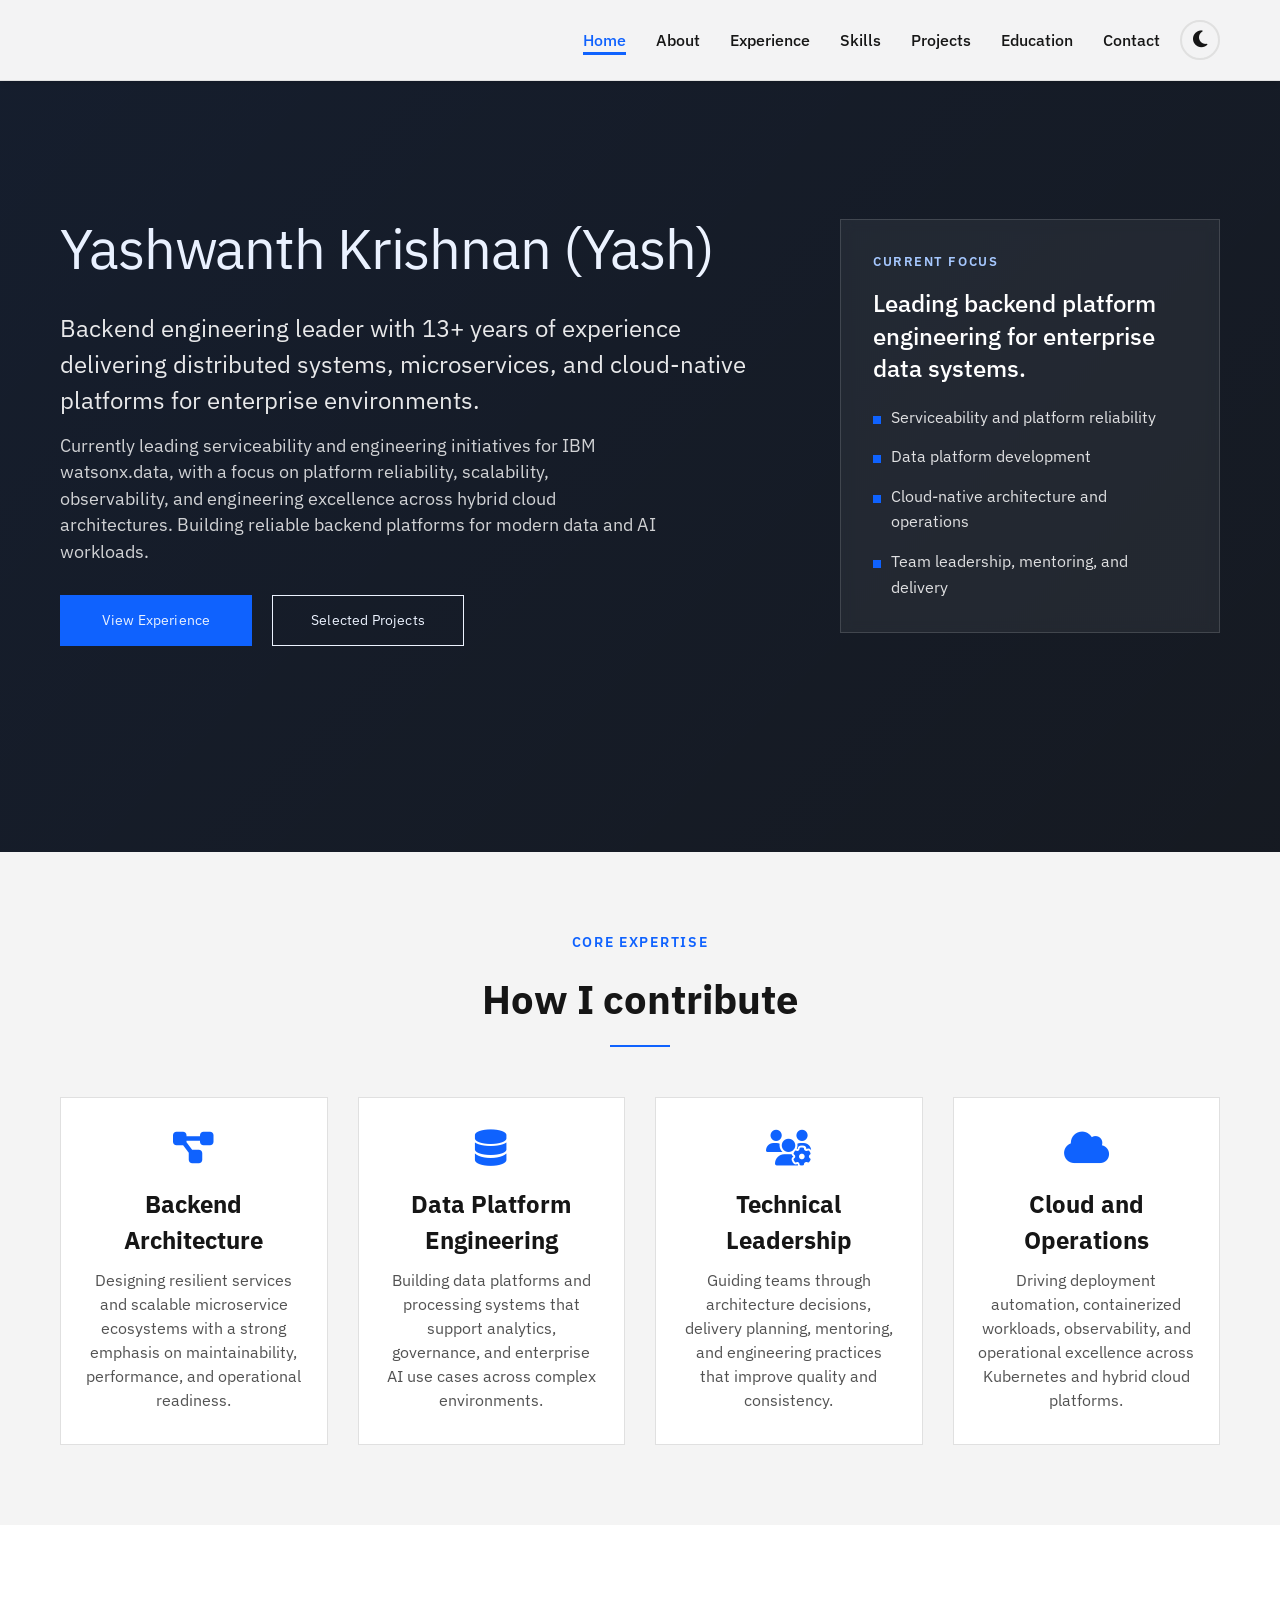
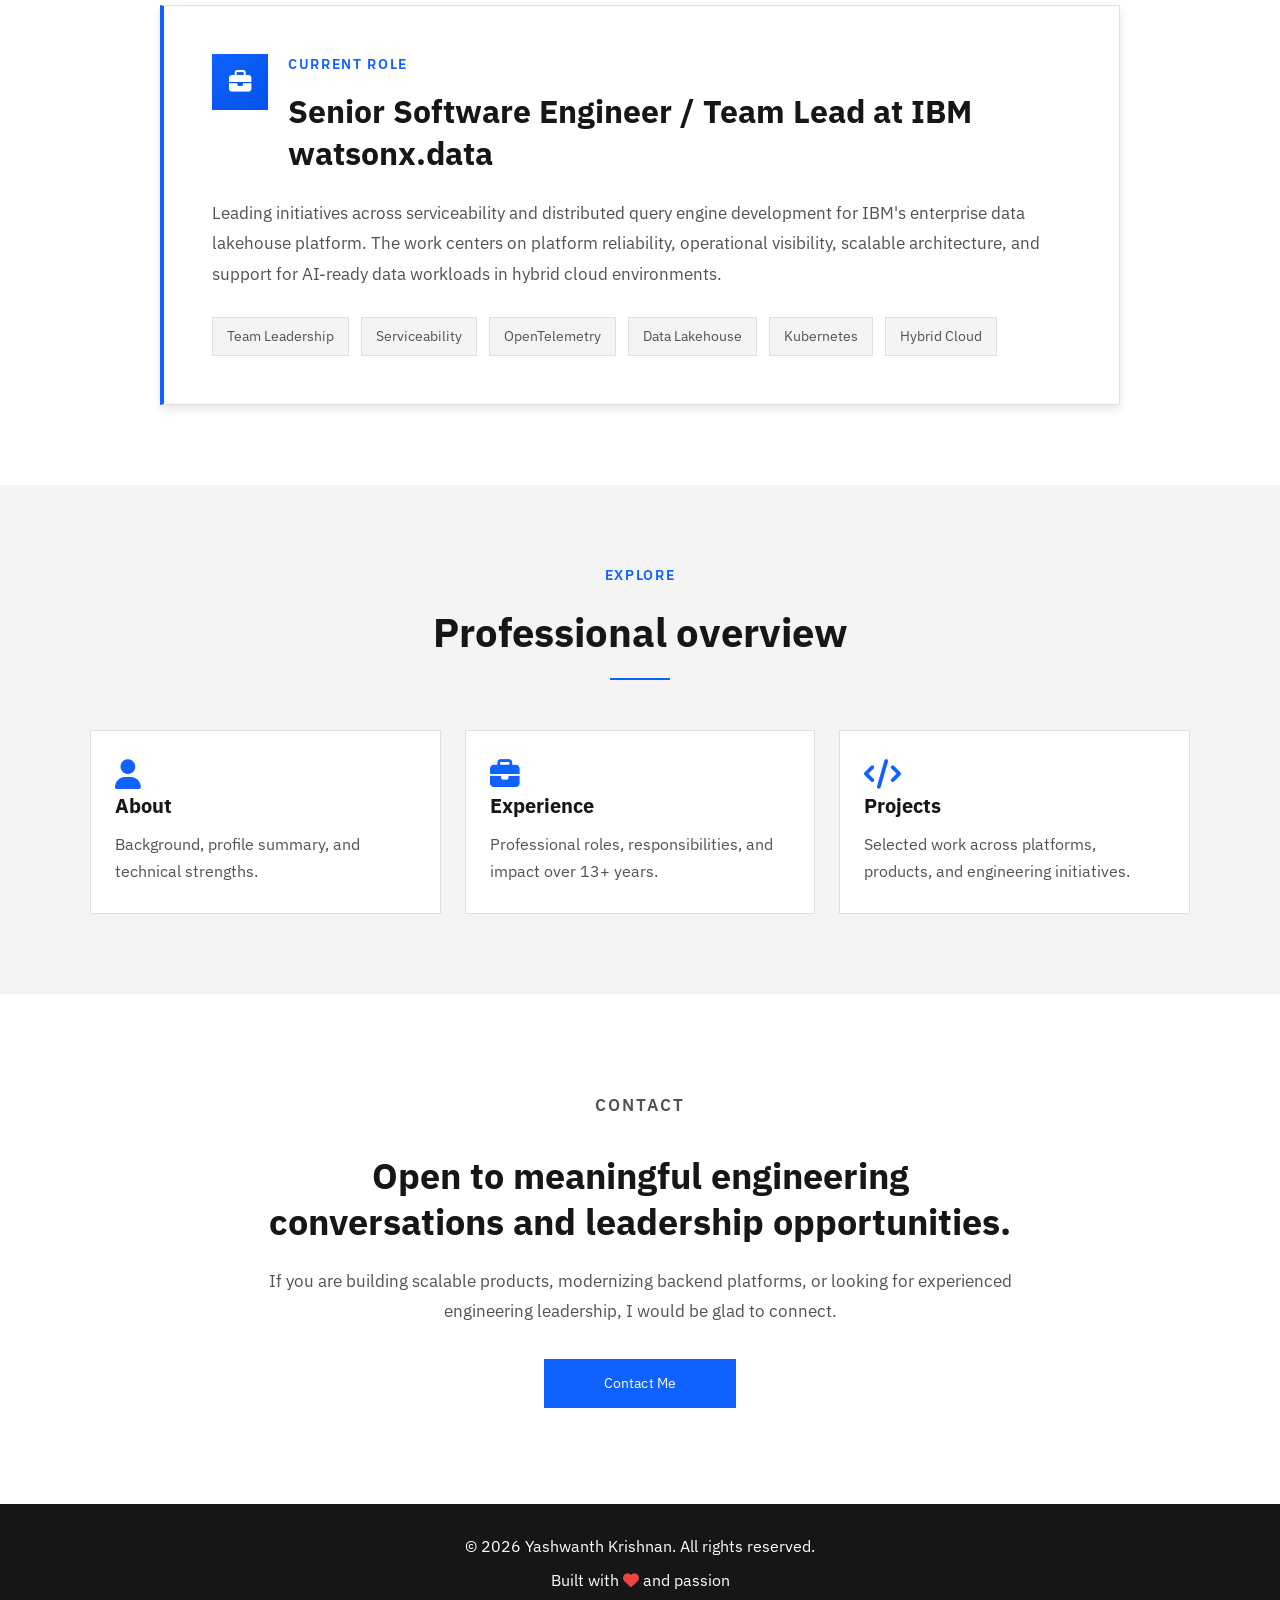
<file: index.html>
<!DOCTYPE html>
<html lang="en">
<head>
    <!-- Meta Tags: Character encoding, viewport, and SEO description -->
    <meta charset="UTF-8">
    <meta name="viewport" content="width=device-width, initial-scale=1.0">
    <meta name="description" content="Yashwanth Krishnan - Senior Backend Engineer & Team Lead with 13+ years of experience in microservices, cloud architecture, and data platforms">
    <title>Yashwanth Krishnan - Microservices Cloud & Data Engineer</title>
    
    <!-- Favicon: SVG format for scalability -->
    <link rel="icon" type="image/svg+xml" href="favicon.svg">
    
    <!-- IBM Plex Fonts: Professional typography from Google Fonts -->
    <link rel="preconnect" href="https://fonts.googleapis.com">
    <link rel="preconnect" href="https://fonts.gstatic.com" crossorigin>
    <link href="https://fonts.googleapis.com/css2?family=IBM+Plex+Sans:wght@300;400;500;600;700&display=swap" rel="stylesheet">
    
    <!-- Stylesheets: Custom styles and Font Awesome icons -->
    <link rel="stylesheet" href="css/style.css">
    <link rel="stylesheet" href="https://cdnjs.cloudflare.com/ajax/libs/font-awesome/6.4.0/css/all.min.css">
</head>
<body>
    <!-- ============================================
         NAVIGATION BAR
         Main navigation menu with logo and responsive hamburger
         ============================================ -->
    <nav id="main-navigation" class="navbar">
        <div id="nav-container" class="container">
            <div id="site-logo" class="logo">
                <a href="index.html" style="text-decoration: none; color: inherit;">
                </a>
            </div>
            <ul id="nav-menu" class="nav-links">
                <li><a href="index.html" class="active">Home</a></li>
                <li><a href="about.html">About</a></li>
                <li><a href="experience.html">Experience</a></li>
                <li><a href="skills.html">Skills</a></li>
                <li><a href="projects.html">Projects</a></li>
                <li><a href="education.html">Education</a></li>
                <li><a href="contact.html">Contact</a></li>
            </ul>
            <!-- Theme Toggle Button: Switch between light and dark modes -->
            <button id="theme-toggle" class="theme-toggle" aria-label="Toggle theme">
                <i class="fas fa-moon"></i>
                <i class="fas fa-sun"></i>
            </button>
            <div id="hamburger-menu" class="hamburger">
                <span></span>
                <span></span>
                <span></span>
            </div>
        </div>
    </nav>

    <!-- ============================================
         HERO SECTION
         Main landing area with professional introduction
         Features two-column layout with content and focus panel
         ============================================ -->
    <section id="hero-section" class="hero professional-hero">
        <div id="hero-container" class="container">
            <div id="hero-layout" class="hero-layout">
                <!-- Left Column: Main introduction and call-to-action buttons -->
                <div id="hero-content" class="hero-content hero-content-left">
                    <h1 id="hero-title" class="hero-title">Yashwanth Krishnan (Yash)</h1>
                    <p id="hero-subtitle" class="hero-subtitle">Backend engineering leader with <span data-years-experience>13</span>+ years of experience delivering distributed systems, microservices, and cloud-native platforms for enterprise environments.</p>
                    <p id="hero-description" class="hero-description">Currently leading serviceability and engineering initiatives for IBM watsonx.data, with a focus on platform reliability, scalability, observability, and engineering excellence across hybrid cloud architectures. Building reliable backend platforms for modern data and AI workloads.</p>
                    <div id="hero-cta-buttons" class="hero-buttons">
                        <a href="experience.html" class="btn btn-primary">View Experience</a>
                        <a href="projects.html" class="btn btn-secondary">Selected Projects</a>
                    </div>
                </div>
                <!-- Right Column: Current focus highlights panel -->
                <aside id="hero-panel" class="hero-panel">
                    <div id="hero-panel-card" class="hero-panel-card">
                        <p id="hero-panel-label" class="hero-panel-label">Current Focus</p>
                        <h2 id="hero-panel-title">Leading backend platform engineering for enterprise data systems.</h2>
                        <ul id="hero-panel-list" class="hero-panel-list">
                            <li id="hero-focus-1">Serviceability and platform reliability</li>
                            <li id="hero-focus-2">Data platform development</li>
                            <li id="hero-focus-3">Cloud-native architecture and operations</li>
                            <li id="hero-focus-4">Team leadership, mentoring, and delivery</li>
                        </ul>
                    </div>
                </aside>
            </div>
        </div>
    </section>

    <!-- ============================================
         CORE EXPERTISE SECTION
         Four key areas of professional expertise
         Grid layout with icons and descriptions
         ============================================ -->
    <section id="core-expertise-section" class="about expertise-section">
        <div id="expertise-container" class="container">
            <p id="expertise-kicker" class="section-kicker section-kicker-center">Core Expertise</p>
            <h2 id="expertise-title" class="section-title">How I contribute</h2>
            <div id="expertise-grid" class="skills-grid expertise-grid">
                <!-- Backend Architecture Card -->
                <div id="expertise-backend" class="skill-card skill-card-left">
                    <div id="expertise-backend-icon" class="skill-icon">
                        <i class="fas fa-project-diagram" style="font-size: 2.25rem; color: var(--primary-color);"></i>
                    </div>
                    <h3 id="expertise-backend-title">Backend Architecture</h3>
                    <p id="expertise-backend-description">Designing resilient services and scalable microservice ecosystems with a strong emphasis on maintainability, performance, and operational readiness.</p>
                </div>
                <!-- Data Platform Engineering Card -->
                <div id="expertise-data" class="skill-card skill-card-left">
                    <div id="expertise-data-icon" class="skill-icon">
                        <i class="fas fa-database" style="font-size: 2.25rem; color: var(--primary-color);"></i>
                    </div>
                    <h3 id="expertise-data-title">Data Platform Engineering</h3>
                    <p id="expertise-data-description">Building data platforms and processing systems that support analytics, governance, and enterprise AI use cases across complex environments.</p>
                </div>
                <!-- Technical Leadership Card -->
                <div id="expertise-leadership" class="skill-card skill-card-left">
                    <div id="expertise-leadership-icon" class="skill-icon">
                        <i class="fas fa-users-cog" style="font-size: 2.25rem; color: var(--primary-color);"></i>
                    </div>
                    <h3 id="expertise-leadership-title">Technical Leadership</h3>
                    <p id="expertise-leadership-description">Guiding teams through architecture decisions, delivery planning, mentoring, and engineering practices that improve quality and consistency.</p>
                </div>
                <!-- Cloud and Operations Card -->
                <div id="expertise-cloud" class="skill-card">
                    <div id="expertise-cloud-icon" class="skill-icon">
                        <i class="fas fa-cloud" style="font-size: 2.25rem; color: var(--primary-color);"></i>
                    </div>
                    <h3 id="expertise-cloud-title">Cloud and Operations</h3>
                    <p id="expertise-cloud-description">Driving deployment automation, containerized workloads, observability, and operational excellence across Kubernetes and hybrid cloud platforms.</p>
                </div>
            </div>
        </div>
    </section>

    <!-- ============================================
         CURRENT ROLE HIGHLIGHT
         Showcases current position at IBM watsonx.data
         Includes role description and technology tags
         ============================================ -->
    <section id="current-role-section" class="about current-role-section">
        <div id="role-container" class="container">
            <div id="role-highlight-card" class="role-highlight-card">
                <!-- Role Header: Icon and title -->
                <div id="role-header" class="role-header">
                    <div id="role-icon" class="role-icon">
                        <i class="fas fa-briefcase" style="color: white; font-size: 1.4rem;"></i>
                    </div>
                    <div id="role-info">
                        <p id="role-kicker" class="section-kicker">Current Role</p>
                        <h2 id="role-title" class="role-title">Senior Software Engineer / Team Lead at IBM watsonx.data</h2>
                    </div>
                </div>
                <!-- Role Description: Detailed overview of responsibilities -->
                <p id="role-description" class="role-description">Leading initiatives across serviceability and distributed query engine development for IBM's enterprise data lakehouse platform. The work centers on platform reliability, operational visibility, scalable architecture, and support for AI-ready data workloads in hybrid cloud environments.</p>
                <!-- Technology Tags: Key technologies and focus areas -->
                <div id="role-tags" class="role-tags">
                    <span>Team Leadership</span>
                    <span>Serviceability</span>
                    <span>OpenTelemetry</span>
                    <span>Data Lakehouse</span>
                    <span>Kubernetes</span>
                    <span>Hybrid Cloud</span>
                </div>
            </div>
        </div>
    </section>

    <!-- ============================================
         QUICK LINKS SECTION
         Navigation cards to main portfolio sections
         Three-column grid layout
         ============================================ -->
    <section id="quick-links-section" class="about professional-links-section">
        <div id="quick-links-container" class="container">
            <p id="quick-links-kicker" class="section-kicker section-kicker-center">Explore</p>
            <h2 id="quick-links-title" class="section-title">Professional overview</h2>
            <div id="professional-links-grid" class="professional-links-grid">
                <!-- About Link Card -->
                <a id="link-about" href="about.html" class="professional-link-card">
                    <div id="link-about-icon" class="skill-icon">
                        <i class="fas fa-user" style="font-size: 1.85rem; color: var(--primary-color);"></i>
                    </div>
                    <h3 id="link-about-title">About</h3>
                    <p id="link-about-description">Background, profile summary, and technical strengths.</p>
                </a>
                <!-- Experience Link Card -->
                <a id="link-experience" href="experience.html" class="professional-link-card">
                    <div id="link-experience-icon" class="skill-icon">
                        <i class="fas fa-briefcase" style="font-size: 1.85rem; color: var(--primary-color);"></i>
                    </div>
                    <h3 id="link-experience-title">Experience</h3>
                    <p id="link-experience-description">Professional roles, responsibilities, and impact over <span data-years-experience>13</span>+ years.</p>
                </a>
                <!-- Projects Link Card -->
                <a id="link-projects" href="projects.html" class="professional-link-card">
                    <div id="link-projects-icon" class="skill-icon">
                        <i class="fas fa-code" style="font-size: 1.85rem; color: var(--primary-color);"></i>
                    </div>
                    <h3 id="link-projects-title">Projects</h3>
                    <p id="link-projects-description">Selected work across platforms, products, and engineering initiatives.</p>
                </a>
            </div>
        </div>
    </section>

    <!-- ============================================
         CALL-TO-ACTION SECTION
         Invitation to connect for opportunities
         Centered layout with contact button
         ============================================ -->
    <section id="cta-section" class="about professional-cta-section">
        <div id="cta-container" class="container">
            <div id="professional-cta" class="professional-cta">
                <p id="cta-kicker" class="section-kicker section-kicker-center">Contact</p>
                <h2 id="cta-title">Open to meaningful engineering conversations and leadership opportunities.</h2>
                <p id="cta-description">If you are building scalable products, modernizing backend platforms, or looking for experienced engineering leadership, I would be glad to connect.</p>
                <div id="cta-buttons" class="hero-buttons" style="justify-content: center;">
                    <a href="contact.html" class="btn btn-primary">Contact Me</a>
                </div>
            </div>
        </div>
    </section>

    <!-- ============================================
         FOOTER
         Copyright and branding information
         ============================================ -->
    <footer id="main-footer" class="footer">
        <div id="footer-container" class="container">
            <p id="footer-copyright">&copy; <span data-current-year>2024</span> Yashwanth Krishnan. All rights reserved.</p>
            <p id="footer-tagline">Built with <i id="footer-heart-icon" class="fas fa-heart"></i> and passion</p>
        </div>
    </footer>

    <!-- External Scripts: Main JavaScript functionality -->
    <script src="js/script.js"></script>
    
    <!-- ============================================
         INLINE SCRIPTS
         Page-specific JavaScript functionality
         ============================================ -->
    <script>
        // ========================================
        // QUICK LINK CARDS HOVER EFFECTS
        // Adds interactive hover animations to navigation cards
        // ========================================
        document.querySelectorAll('a .skill-card').forEach(card => {
            // Mouse enter: Lift effect and enhanced shadow
            card.parentElement.addEventListener('mouseenter', function() {
                card.style.transform = 'translateY(-5px)';
                card.style.boxShadow = '0 8px 20px rgba(15, 98, 254, 0.2)';
            });
            // Mouse leave: Reset to original state
            card.parentElement.addEventListener('mouseleave', function() {
                card.style.transform = 'translateY(0)';
                card.style.boxShadow = '0 2px 8px rgba(0,0,0,0.1)';
            });
        });
    </script>
</body>
</html>
</file>
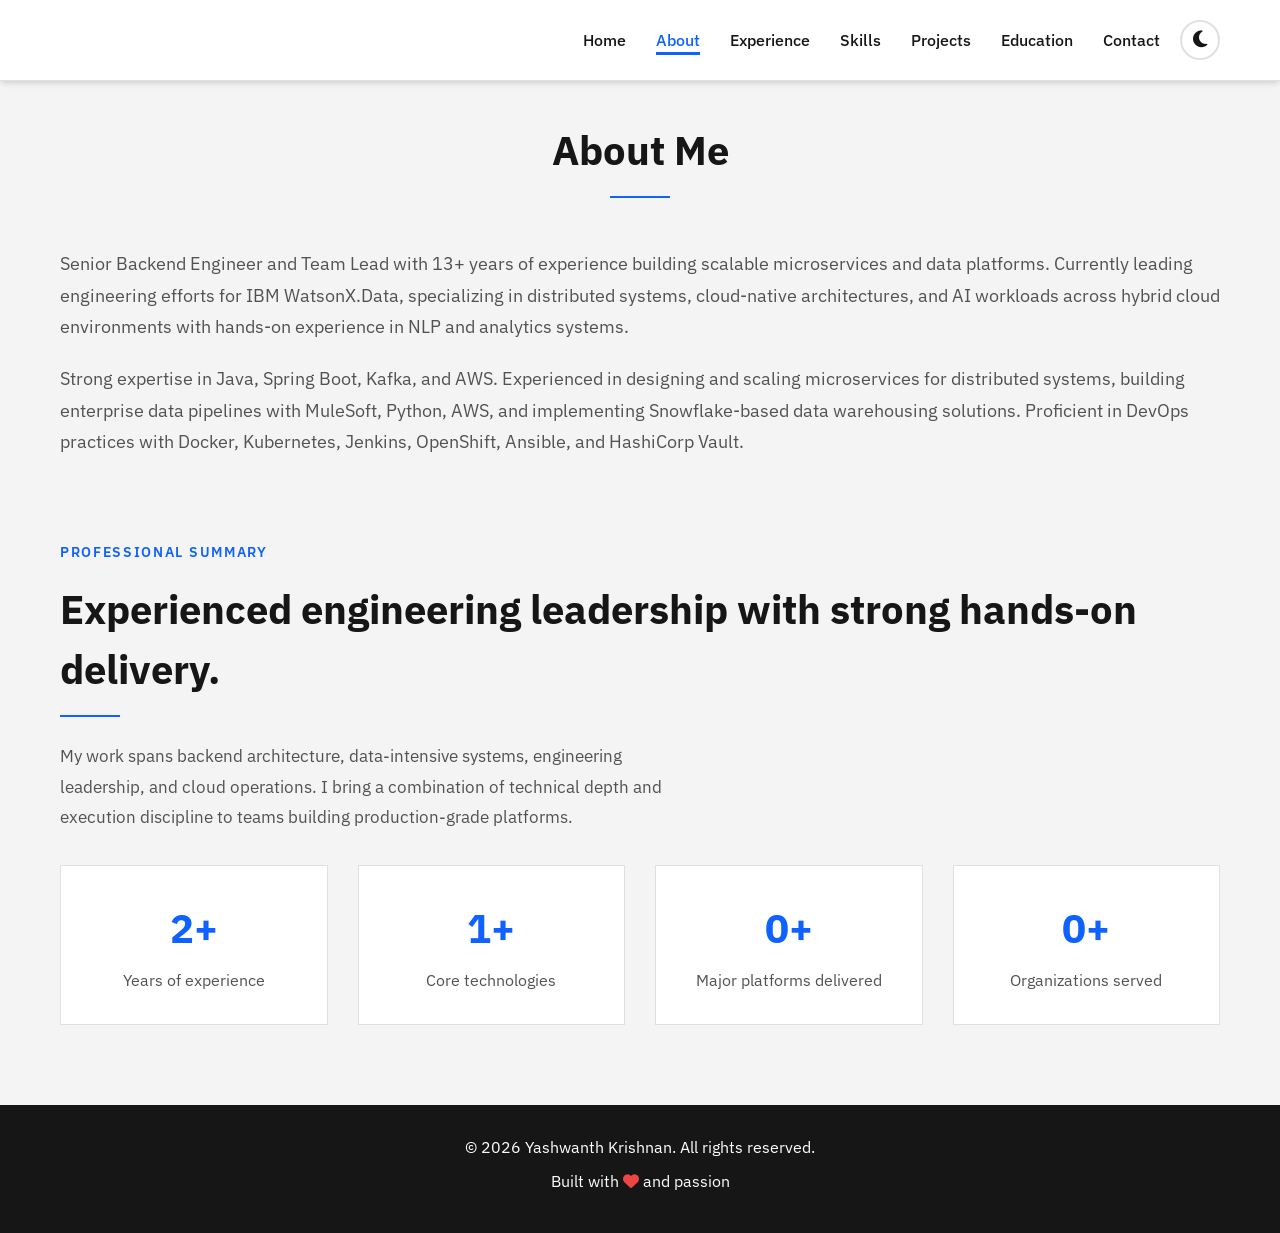
<file: about.html>
<!DOCTYPE html>
<html lang="en">
<head>
    <!-- Meta Tags: Character encoding, viewport, and SEO description -->
    <meta charset="UTF-8">
    <meta name="viewport" content="width=device-width, initial-scale=1.0">
    <meta name="description" content="About Yashwanth Krishnan - Senior Backend Engineer and Team Lead">
    <title>About - Yashwanth Krishnan</title>
    
    <!-- Favicon: SVG format for scalability -->
    <link rel="icon" type="image/svg+xml" href="favicon.svg">
    
    <!-- IBM Plex Fonts: Professional typography from Google Fonts -->
    <link rel="preconnect" href="https://fonts.googleapis.com">
    <link rel="preconnect" href="https://fonts.gstatic.com" crossorigin>
    <link href="https://fonts.googleapis.com/css2?family=IBM+Plex+Sans:wght@300;400;500;600;700&display=swap" rel="stylesheet">
    
    <!-- Stylesheets: Custom styles and Font Awesome icons -->
    <link rel="stylesheet" href="css/style.css">
    <link rel="stylesheet" href="https://cdnjs.cloudflare.com/ajax/libs/font-awesome/6.4.0/css/all.min.css">
</head>
<body>
    <!-- ============================================
         NAVIGATION BAR
         Main navigation menu with responsive hamburger
         ============================================ -->
    <nav id="main-navigation" class="navbar">
        <div id="nav-container" class="container">
            <ul id="nav-menu" class="nav-links">
                <li><a href="index.html">Home</a></li>
                <li><a href="about.html" class="active">About</a></li>
                <li><a href="experience.html">Experience</a></li>
                <li><a href="skills.html">Skills</a></li>
                <li><a href="projects.html">Projects</a></li>
                <li><a href="education.html">Education</a></li>
                <li><a href="contact.html">Contact</a></li>
            </ul>
            <!-- Theme Toggle Button: Switch between light and dark modes -->
            <button id="theme-toggle" class="theme-toggle" aria-label="Toggle theme">
                <i class="fas fa-moon"></i>
                <i class="fas fa-sun"></i>
            </button>
            <div id="hamburger-menu" class="hamburger">
                <span></span>
                <span></span>
                <span></span>
            </div>
        </div>
    </nav>

    <!-- ============================================
         ABOUT SECTION
         Professional background and summary
         Includes introduction, summary, and statistics
         ============================================ -->
    <section id="about-section" class="about" style="padding-top: 120px;">
        <div id="about-container" class="container">
            <h2 id="about-title" class="section-title">About Me</h2>
            <div id="about-content" class="about-content">
                <!-- Introduction: Professional background and expertise overview -->
                <div id="about-intro" class="about-text">
                    <p id="about-intro-p1">Senior Backend Engineer and Team Lead with <span data-years-experience>13</span>+ years of experience building scalable microservices and data platforms. Currently leading engineering efforts for IBM WatsonX.Data, specializing in distributed systems, cloud-native architectures, and AI workloads across hybrid cloud environments with hands-on experience in NLP and analytics systems.</p>
                    <p id="about-intro-p2">Strong expertise in Java, Spring Boot, Kafka, and AWS. Experienced in designing and scaling microservices for distributed systems, building enterprise data pipelines with MuleSoft, Python, AWS, and implementing Snowflake-based data warehousing solutions. Proficient in DevOps practices with Docker, Kubernetes, Jenkins, OpenShift, Ansible, and HashiCorp Vault.</p>
                </div>
            </div>

            <!-- Professional Summary Section -->
            <div id="summary-wrapper" style="margin-top: 64px;">
                <!-- Summary Introduction: Leadership and technical approach -->
                <div id="summary-intro" class="summary-intro">
                    <p id="summary-kicker" class="section-kicker">Professional Summary</p>
                    <h2 id="summary-title" class="section-title section-title-left">Experienced engineering leadership with strong hands-on delivery.</h2>
                    <p id="summary-text" class="summary-text">My work spans backend architecture, data-intensive systems, engineering leadership, and cloud operations. I bring a combination of technical depth and execution discipline to teams building production-grade platforms.</p>
                </div>
                <!-- Statistics Grid: Key career metrics and achievements -->
                <div id="about-stats" class="about-stats summary-stats" style="margin-top: 32px;">
                    <!-- Years of Experience Stat -->
                    <div id="stat-experience" class="stat">
                        <h3 id="stat-experience-value"><span data-years-experience>13</span>+</h3>
                        <p id="stat-experience-label">Years of experience</p>
                    </div>
                    <!-- Core Technologies Stat -->
                    <div id="stat-technologies" class="stat">
                        <h3 id="stat-technologies-value">10+</h3>
                        <p id="stat-technologies-label">Core technologies</p>
                    </div>
                    <!-- Major Platforms Delivered Stat -->
                    <div id="stat-platforms" class="stat">
                        <h3 id="stat-platforms-value">5+</h3>
                        <p id="stat-platforms-label">Major platforms delivered</p>
                    </div>
                    <!-- Organizations Served Stat -->
                    <div id="stat-organizations" class="stat">
                        <h3 id="stat-organizations-value">5</h3>
                        <p id="stat-organizations-label">Organizations served</p>
                    </div>
                </div>
            </div>
        </div>
    </section>

    <!-- ============================================
         FOOTER
         Copyright and branding information
         ============================================ -->
    <footer id="main-footer" class="footer">
        <div id="footer-container" class="container">
            <p id="footer-copyright">&copy; <span data-current-year>2024</span> Yashwanth Krishnan. All rights reserved.</p>
            <p id="footer-tagline">Built with <i id="footer-heart-icon" class="fas fa-heart"></i> and passion</p>
        </div>
    </footer>

    <!-- External Scripts: Main JavaScript functionality -->
    <script src="js/script.js"></script>
</body>
</html>
</file>
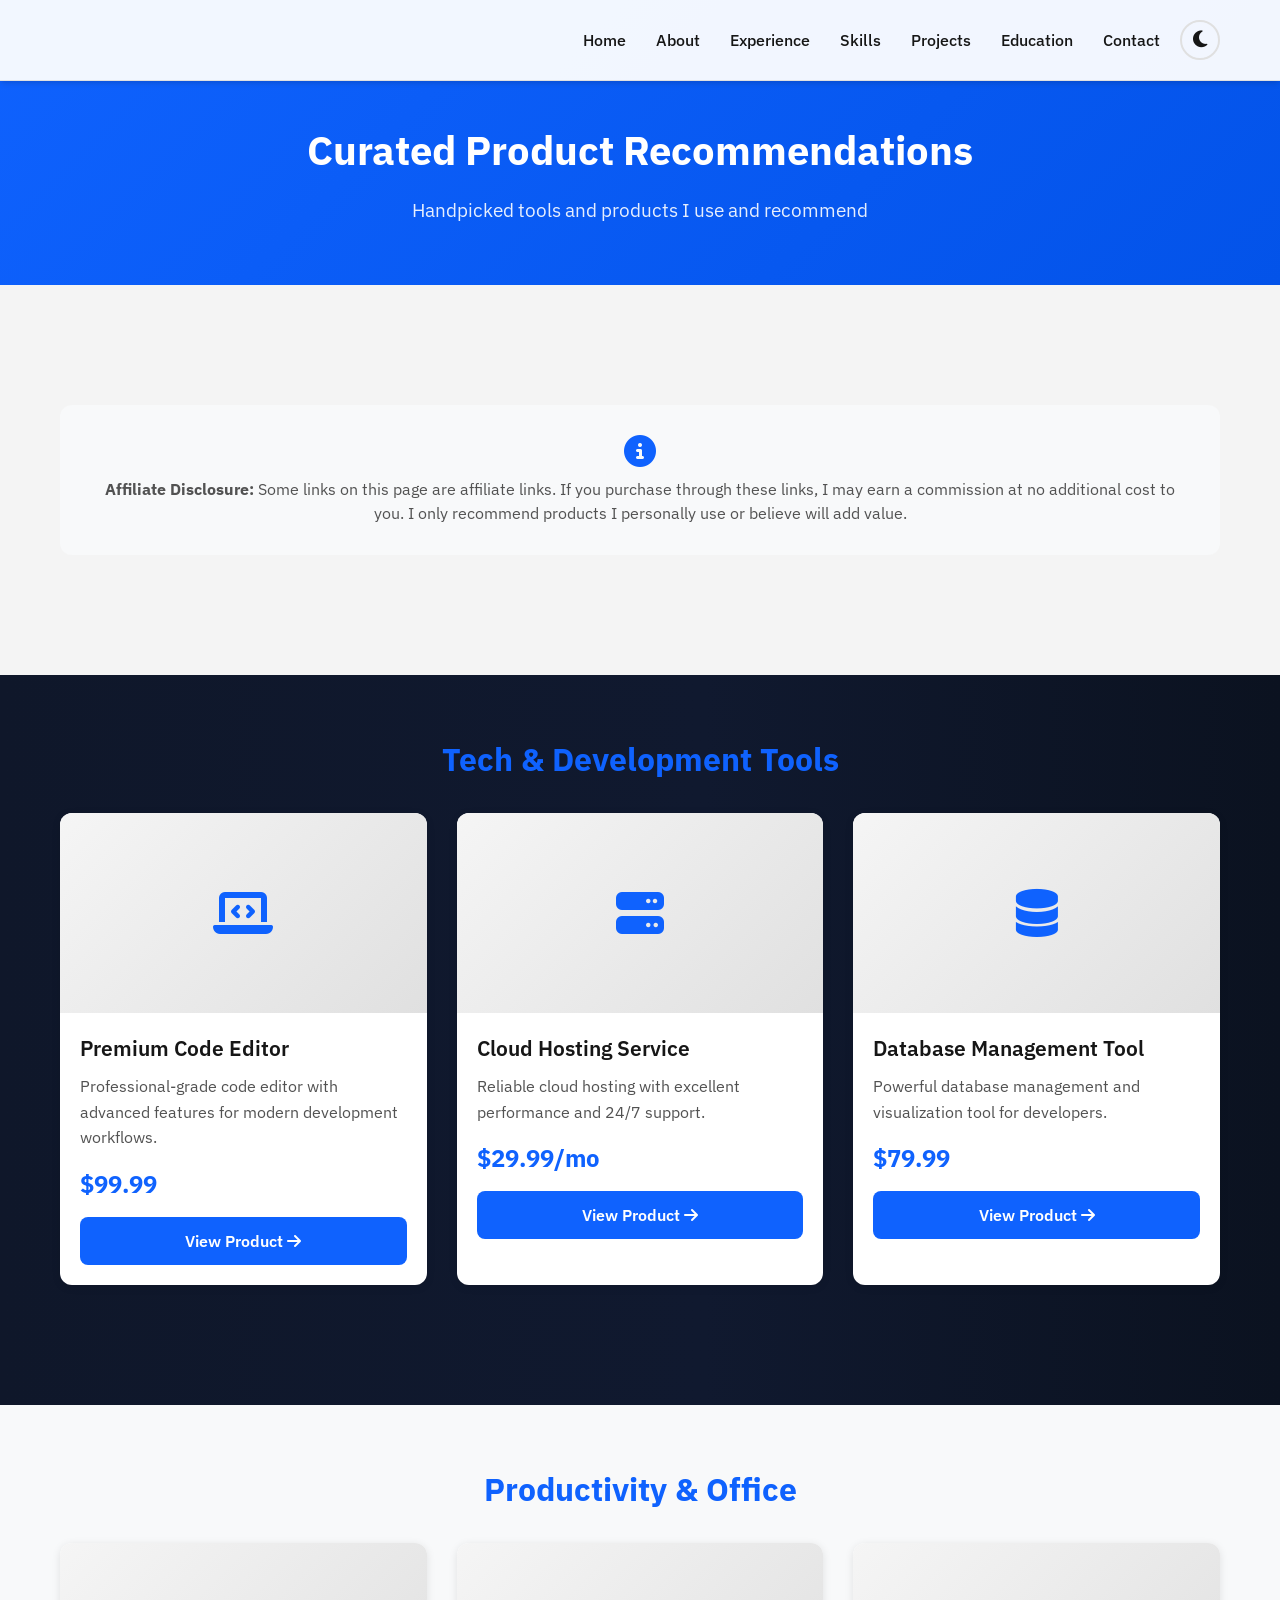
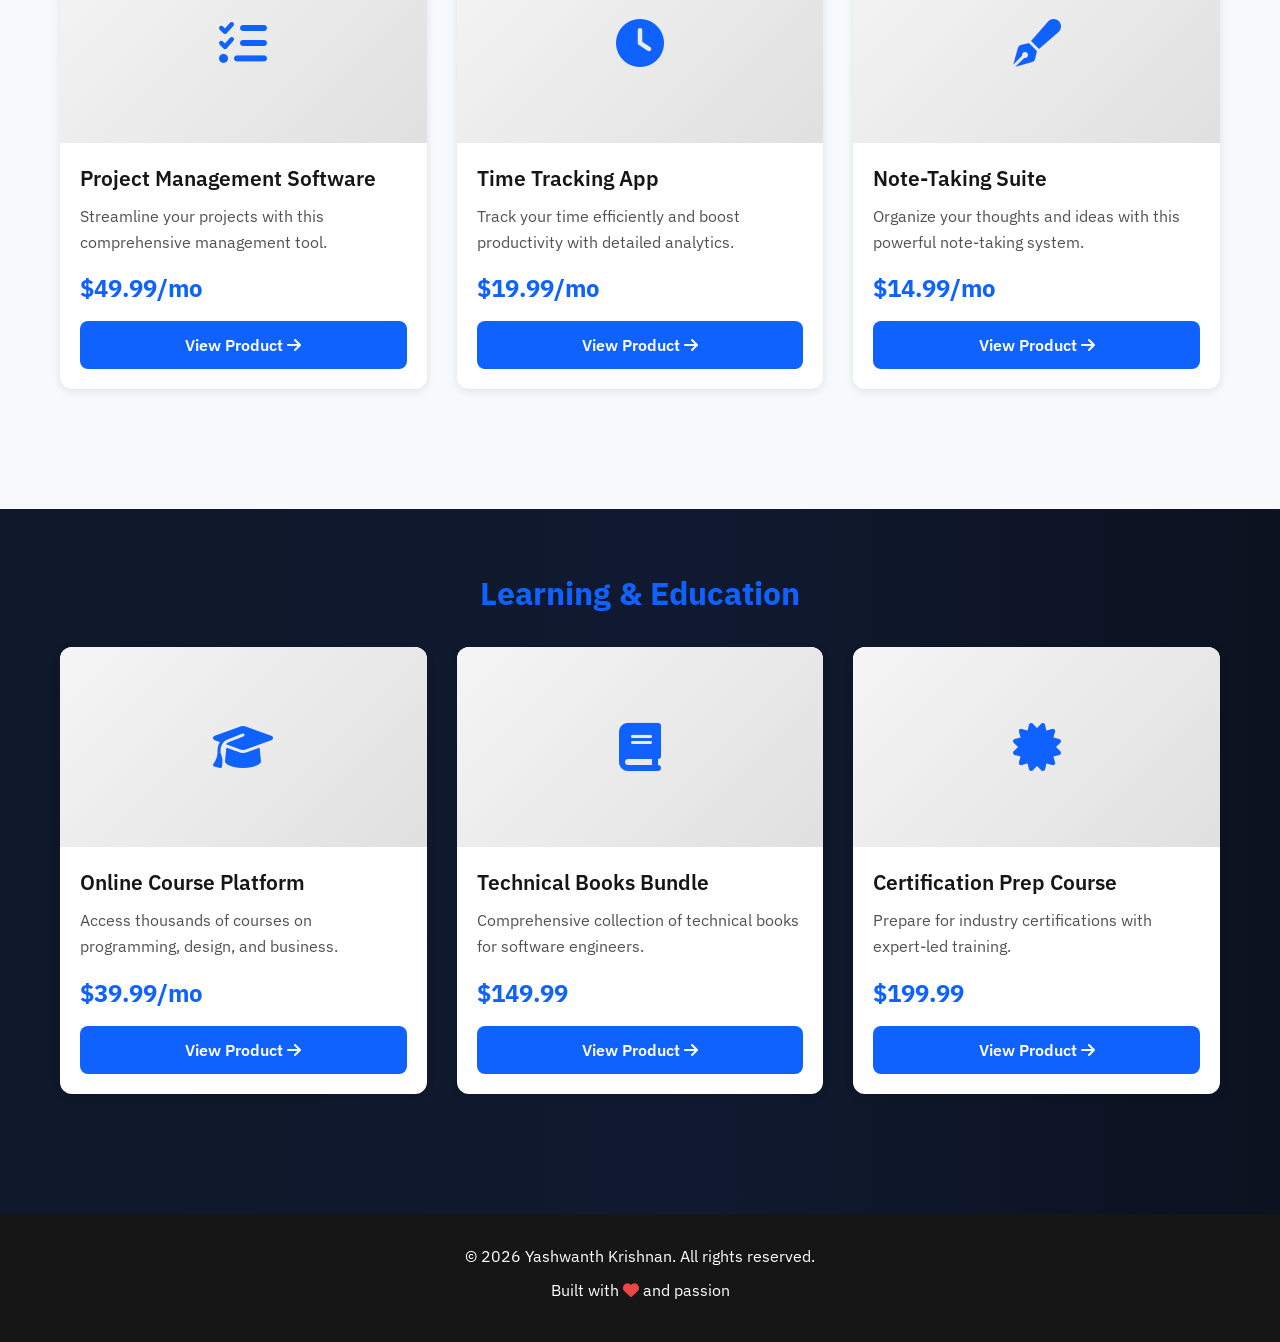
<file: affiliate-products.html>
<!DOCTYPE html>
<html lang="en">
<head>
    <!-- Meta Tags: Character encoding, viewport, SEO, and robots directive -->
    <meta charset="UTF-8">
    <meta name="viewport" content="width=device-width, initial-scale=1.0">
    <meta name="description" content="Curated Affiliate Products - Yashwanth Krishnan">
    <meta name="robots" content="noindex, nofollow">
    <title>Affiliate Products - Yashwanth Krishnan</title>
    
    <!-- Favicon: SVG format for scalability -->
    <link rel="icon" type="image/svg+xml" href="favicon.svg">
    
    <!-- IBM Plex Fonts: Professional typography from Google Fonts -->
    <link rel="preconnect" href="https://fonts.googleapis.com">
    <link rel="preconnect" href="https://fonts.gstatic.com" crossorigin>
    <link href="https://fonts.googleapis.com/css2?family=IBM+Plex+Sans:wght@300;400;500;600;700&display=swap" rel="stylesheet">
    
    <!-- Stylesheets: Custom styles and Font Awesome icons -->
    <link rel="stylesheet" href="css/style.css">
    <link rel="stylesheet" href="https://cdnjs.cloudflare.com/ajax/libs/font-awesome/6.4.0/css/all.min.css">
    
    <!-- ============================================
         PAGE-SPECIFIC STYLES
         Custom styles for affiliate products layout
         ============================================ -->
    <style>
        /* Hero Section: Gradient background with centered content */
        .affiliate-hero {
            padding: 120px 0 60px;
            background: linear-gradient(135deg, #0f62fe 0%, #0353e9 100%);
            color: white;
            text-align: center;
        }
        .affiliate-hero h1 {
            font-size: 2.5rem;
            margin-bottom: 1rem;
        }
        .affiliate-hero p {
            font-size: 1.2rem;
            opacity: 0.9;
        }
        /* Category Section: Product category grouping */
        .category-section {
            padding: 60px 0;
        }
        .category-title {
            font-size: 2rem;
            color: var(--primary-color);
            margin-bottom: 30px;
            text-align: center;
        }
        /* Products Grid: Responsive grid layout for product cards */
        .products-grid {
            display: grid;
            grid-template-columns: repeat(auto-fill, minmax(300px, 1fr));
            gap: 30px;
            margin-bottom: 60px;
        }
        /* Product Card: Individual product display container */
        .product-card {
            background: white;
            border-radius: 12px;
            overflow: hidden;
            box-shadow: 0 2px 8px rgba(0,0,0,0.1);
            transition: transform 0.3s ease, box-shadow 0.3s ease;
        }
        .product-card:hover {
            transform: translateY(-5px);
            box-shadow: 0 8px 20px rgba(15, 98, 254, 0.2);
        }
        .product-image {
            width: 100%;
            height: 200px;
            background: linear-gradient(135deg, #f5f5f5 0%, #e0e0e0 100%);
            display: flex;
            align-items: center;
            justify-content: center;
            font-size: 3rem;
            color: var(--primary-color);
        }
        .product-content {
            padding: 20px;
        }
        .product-title {
            font-size: 1.3rem;
            font-weight: 600;
            margin-bottom: 10px;
            color: var(--text-color);
        }
        .product-description {
            color: var(--text-secondary);
            margin-bottom: 15px;
            line-height: 1.6;
        }
        .product-price {
            font-size: 1.5rem;
            font-weight: 700;
            color: var(--primary-color);
            margin-bottom: 15px;
        }
        .product-cta {
            display: inline-block;
            width: 100%;
            padding: 12px 24px;
            background: var(--primary-color);
            color: white;
            text-decoration: none;
            border-radius: 8px;
            text-align: center;
            font-weight: 600;
            transition: background 0.3s ease;
        }
        .product-cta:hover {
            background: #0353e9;
        }
        .affiliate-disclaimer {
            background: #f8f9fa;
            padding: 30px;
            border-radius: 12px;
            margin: 40px 0;
            text-align: center;
            color: var(--text-secondary);
        }
        @media (max-width: 768px) {
            .products-grid {
                grid-template-columns: 1fr;
            }
            .affiliate-hero h1 {
                font-size: 2rem;
            }
        }
    </style>
</head>
<body>
    <!-- Navigation -->
    <nav id="main-navigation" class="navbar">
        <div id="nav-container" class="container">
            <ul id="nav-menu" class="nav-links">
                <li><a href="index.html">Home</a></li>
                <li><a href="about.html">About</a></li>
                <li><a href="experience.html">Experience</a></li>
                <li><a href="skills.html">Skills</a></li>
                <li><a href="projects.html">Projects</a></li>
                <li><a href="education.html">Education</a></li>
                <li><a href="contact.html">Contact</a></li>
            </ul>
            <!-- Theme Toggle Button: Switch between light and dark modes -->
            <button id="theme-toggle" class="theme-toggle" aria-label="Toggle theme">
                <i class="fas fa-moon"></i>
                <i class="fas fa-sun"></i>
            </button>
            <div class="hamburger">
                <span></span>
                <span></span>
                <span></span>
            </div>
        </div>
    </nav>

    <!-- Hero Section -->
    <section id="affiliate-hero-section" class="affiliate-hero">
        <div id="hero-container" class="container">
            <h1 id="hero-title">Curated Product Recommendations</h1>
            <p id="hero-subtitle">Handpicked tools and products I use and recommend</p>
        </div>
    </section>

    <!-- Affiliate Disclaimer -->
    <section id="disclaimer-section" class="about">
        <div id="disclaimer-container" class="container">
            <div id="affiliate-disclaimer" class="affiliate-disclaimer">
                <i id="disclaimer-icon" class="fas fa-info-circle" style="font-size: 2rem; color: var(--primary-color); margin-bottom: 10px;"></i>
                <p id="disclaimer-text"><strong>Affiliate Disclosure:</strong> Some links on this page are affiliate links. If you purchase through these links, I may earn a commission at no additional cost to you. I only recommend products I personally use or believe will add value.</p>
            </div>
        </div>
    </section>

    <!-- Tech & Development Tools -->
    <section id="tech-tools-section" class="category-section">
        <div id="tech-tools-container" class="container">
            <h2 id="tech-tools-title" class="category-title">Tech & Development Tools</h2>
            <div id="tech-tools-grid" class="products-grid">
                <div id="product-code-editor" class="product-card">
                    <div id="product-code-editor-image" class="product-image">
                        <i class="fas fa-laptop-code"></i>
                    </div>
                    <div class="product-content">
                        <h3 class="product-title">Premium Code Editor</h3>
                        <p class="product-description">Professional-grade code editor with advanced features for modern development workflows.</p>
                        <div class="product-price">$99.99</div>
                        <a href="#" class="product-cta">View Product <i class="fas fa-arrow-right"></i></a>
                    </div>
                </div>
                <div class="product-card">
                    <div class="product-image">
                        <i class="fas fa-server"></i>
                    </div>
                    <div class="product-content">
                        <h3 class="product-title">Cloud Hosting Service</h3>
                        <p class="product-description">Reliable cloud hosting with excellent performance and 24/7 support.</p>
                        <div class="product-price">$29.99/mo</div>
                        <a href="#" class="product-cta">View Product <i class="fas fa-arrow-right"></i></a>
                    </div>
                </div>
                <div class="product-card">
                    <div class="product-image">
                        <i class="fas fa-database"></i>
                    </div>
                    <div class="product-content">
                        <h3 class="product-title">Database Management Tool</h3>
                        <p class="product-description">Powerful database management and visualization tool for developers.</p>
                        <div class="product-price">$79.99</div>
                        <a href="#" class="product-cta">View Product <i class="fas fa-arrow-right"></i></a>
                    </div>
                </div>
            </div>
        </div>
    </section>

    <!-- Productivity & Office -->
    <section id="productivity-section" class="category-section" style="background: #f8f9fa;">
        <div id="productivity-container" class="container">
            <h2 id="productivity-title" class="category-title">Productivity & Office</h2>
            <div id="productivity-grid" class="products-grid">
                <div class="product-card">
                    <div class="product-image">
                        <i class="fas fa-tasks"></i>
                    </div>
                    <div class="product-content">
                        <h3 class="product-title">Project Management Software</h3>
                        <p class="product-description">Streamline your projects with this comprehensive management tool.</p>
                        <div class="product-price">$49.99/mo</div>
                        <a href="#" class="product-cta">View Product <i class="fas fa-arrow-right"></i></a>
                    </div>
                </div>
                <div class="product-card">
                    <div class="product-image">
                        <i class="fas fa-clock"></i>
                    </div>
                    <div class="product-content">
                        <h3 class="product-title">Time Tracking App</h3>
                        <p class="product-description">Track your time efficiently and boost productivity with detailed analytics.</p>
                        <div class="product-price">$19.99/mo</div>
                        <a href="#" class="product-cta">View Product <i class="fas fa-arrow-right"></i></a>
                    </div>
                </div>
                <div class="product-card">
                    <div class="product-image">
                        <i class="fas fa-pen-fancy"></i>
                    </div>
                    <div class="product-content">
                        <h3 class="product-title">Note-Taking Suite</h3>
                        <p class="product-description">Organize your thoughts and ideas with this powerful note-taking system.</p>
                        <div class="product-price">$14.99/mo</div>
                        <a href="#" class="product-cta">View Product <i class="fas fa-arrow-right"></i></a>
                    </div>
                </div>
            </div>
        </div>
    </section>

    <!-- Learning & Education -->
    <section id="learning-section" class="category-section">
        <div id="learning-container" class="container">
            <h2 id="learning-title" class="category-title">Learning & Education</h2>
            <div id="learning-grid" class="products-grid">
                <div class="product-card">
                    <div class="product-image">
                        <i class="fas fa-graduation-cap"></i>
                    </div>
                    <div class="product-content">
                        <h3 class="product-title">Online Course Platform</h3>
                        <p class="product-description">Access thousands of courses on programming, design, and business.</p>
                        <div class="product-price">$39.99/mo</div>
                        <a href="#" class="product-cta">View Product <i class="fas fa-arrow-right"></i></a>
                    </div>
                </div>
                <div class="product-card">
                    <div class="product-image">
                        <i class="fas fa-book"></i>
                    </div>
                    <div class="product-content">
                        <h3 class="product-title">Technical Books Bundle</h3>
                        <p class="product-description">Comprehensive collection of technical books for software engineers.</p>
                        <div class="product-price">$149.99</div>
                        <a href="#" class="product-cta">View Product <i class="fas fa-arrow-right"></i></a>
                    </div>
                </div>
                <div class="product-card">
                    <div class="product-image">
                        <i class="fas fa-certificate"></i>
                    </div>
                    <div class="product-content">
                        <h3 class="product-title">Certification Prep Course</h3>
                        <p class="product-description">Prepare for industry certifications with expert-led training.</p>
                        <div class="product-price">$199.99</div>
                        <a href="#" class="product-cta">View Product <i class="fas fa-arrow-right"></i></a>
                    </div>
                </div>
            </div>
        </div>
    </section>

    <!-- Footer -->
    <footer id="main-footer" class="footer">
        <div id="footer-container" class="container">
            <p id="footer-copyright">&copy; <span data-current-year>2024</span> Yashwanth Krishnan. All rights reserved.</p>
            <p id="footer-tagline">Built with <i id="footer-heart-icon" class="fas fa-heart"></i> and passion</p>
        </div>
    </footer>

    <script src="js/script.js"></script>
</body>
</html>
</file>
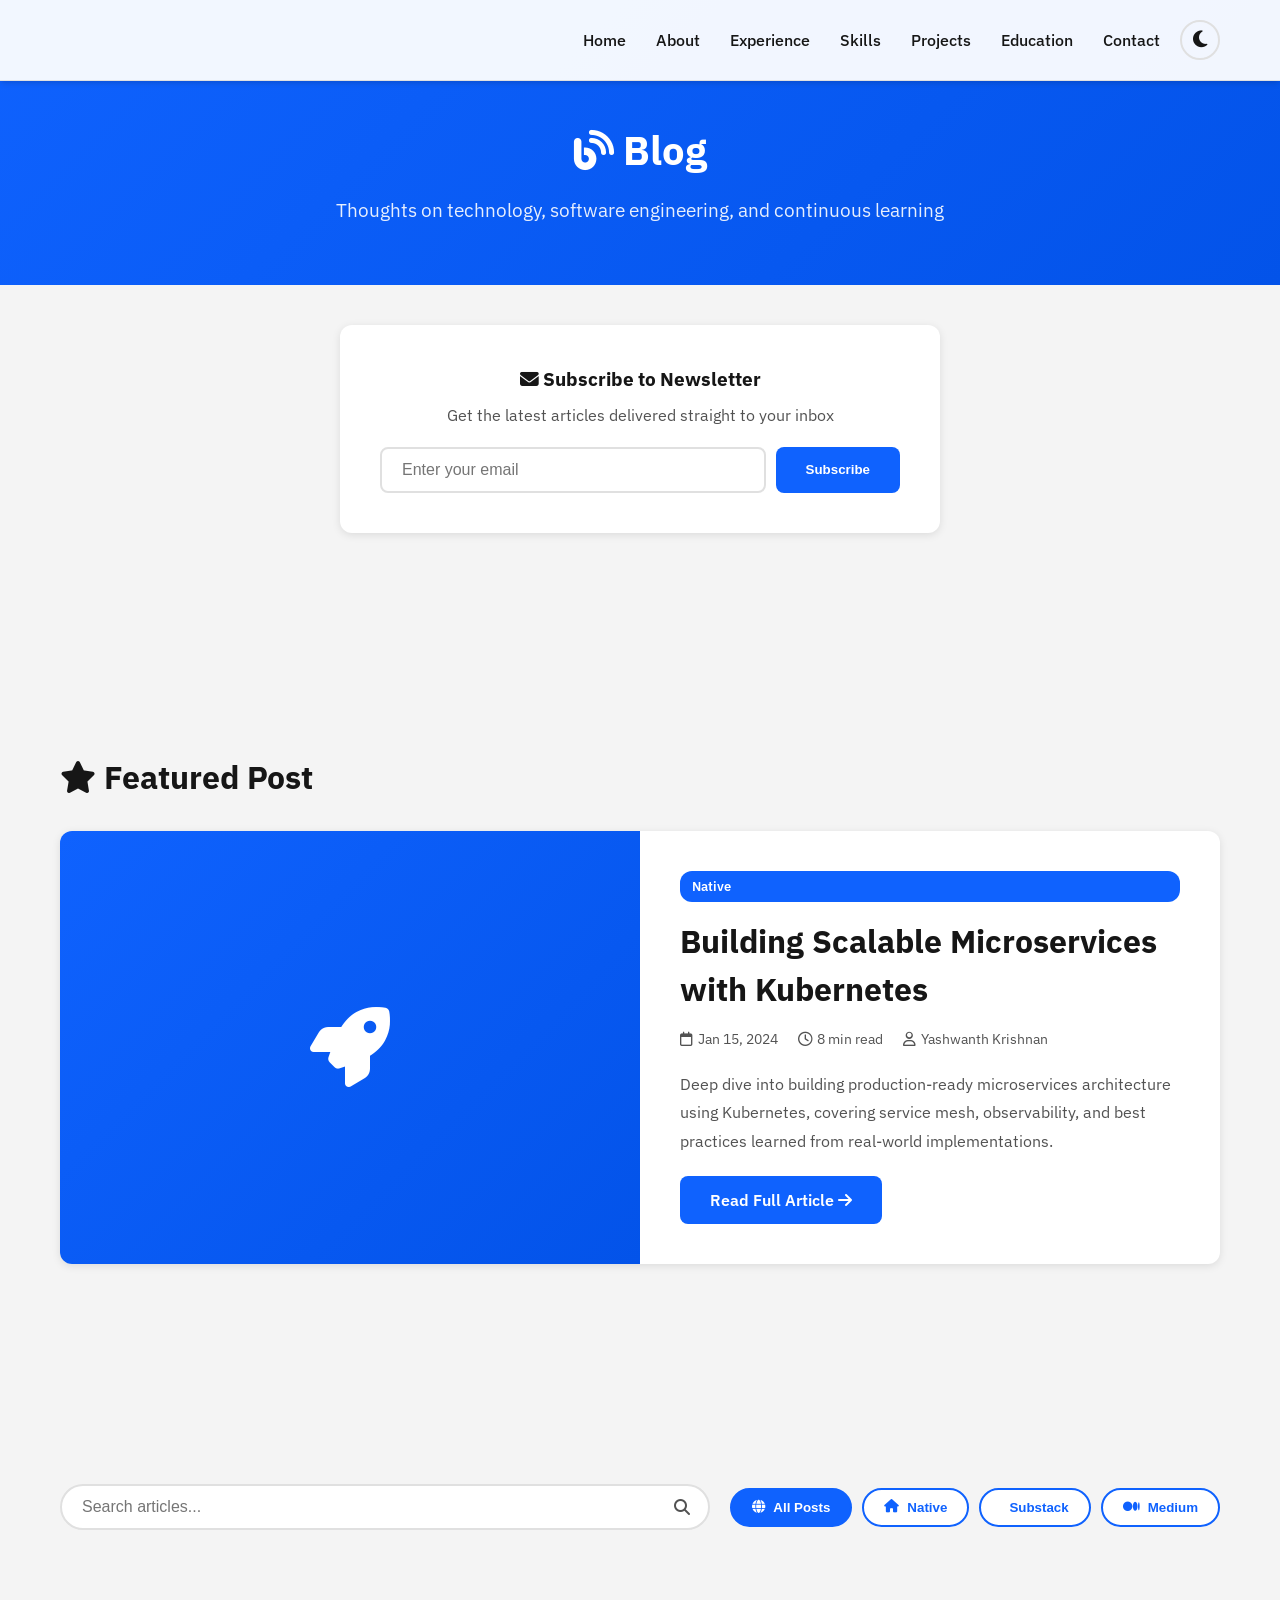
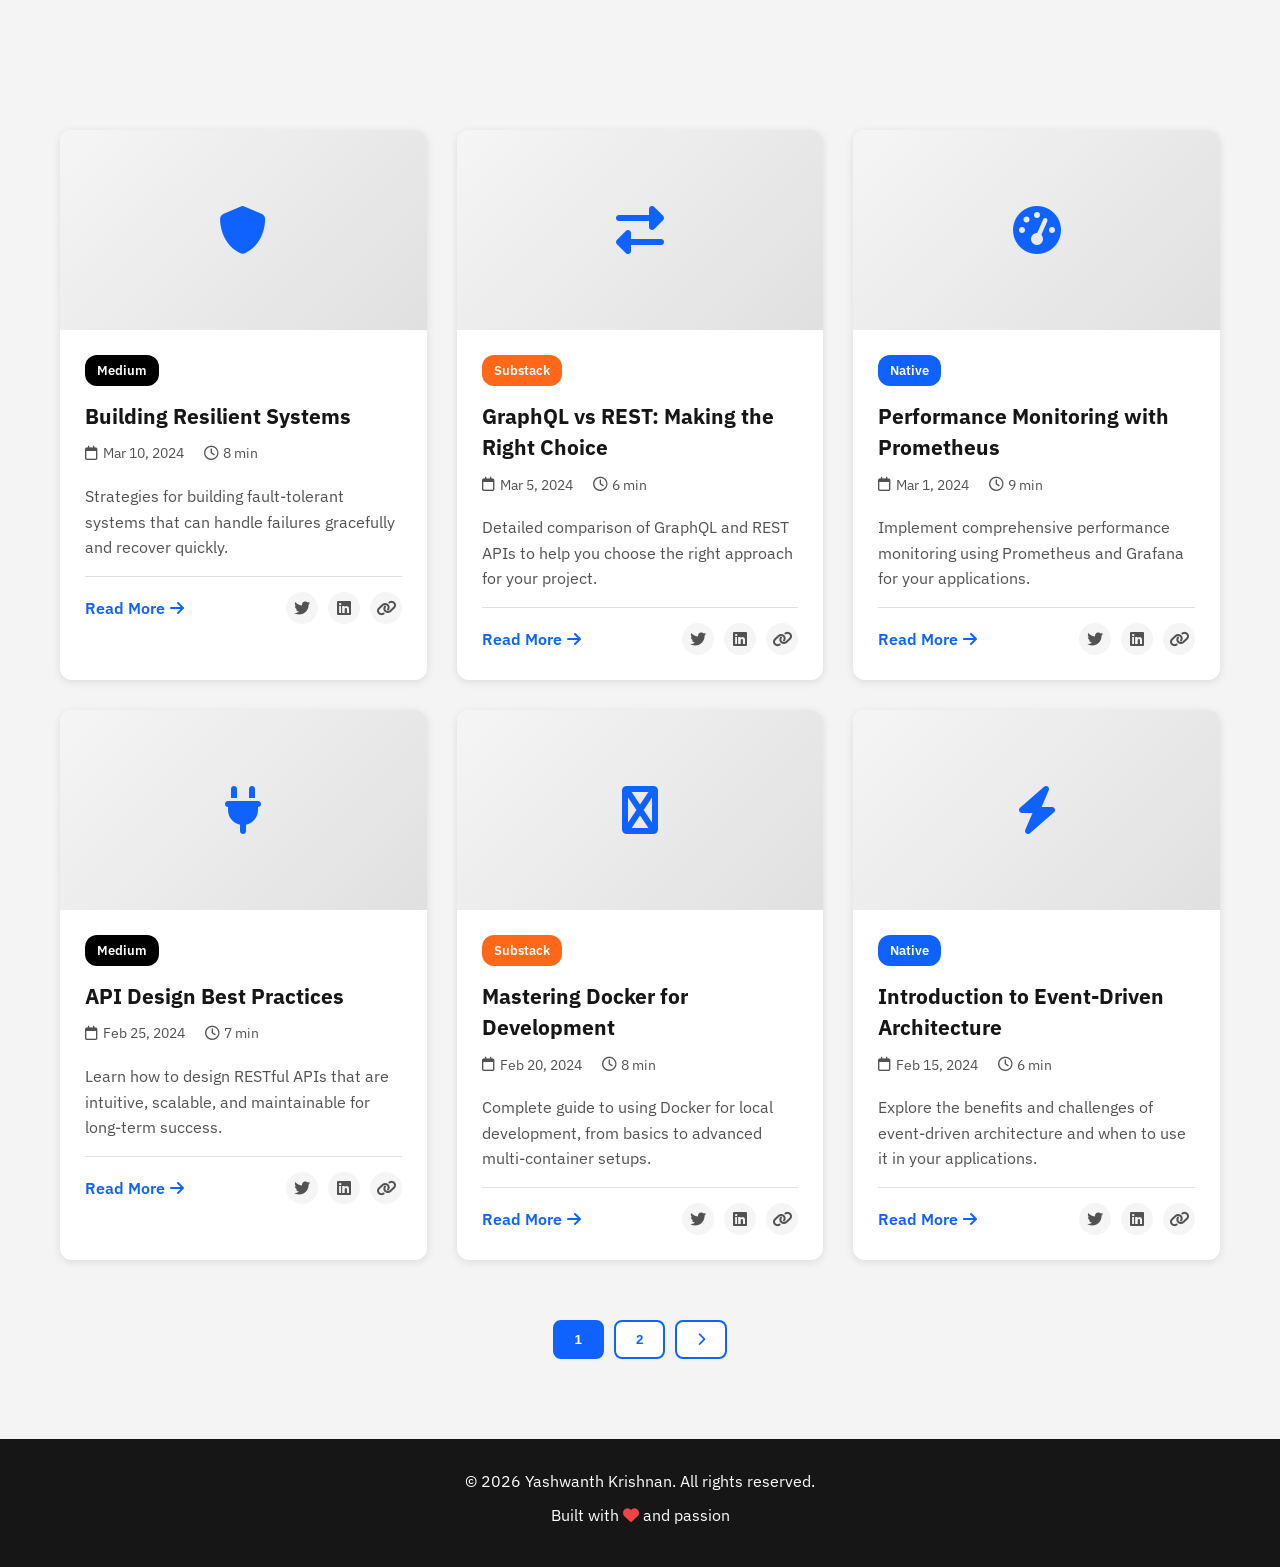
<file: blogs.html>
<!DOCTYPE html>
<html lang="en">
<head>
    <!-- Meta Tags: Character encoding, viewport, and SEO description -->
    <meta charset="UTF-8">
    <meta name="viewport" content="width=device-width, initial-scale=1.0">
    <meta name="description" content="Blog - Yashwanth Krishnan">
    <title>Blog - Yashwanth Krishnan</title>
    
    <!-- Favicon: SVG format for scalability -->
    <link rel="icon" type="image/svg+xml" href="favicon.svg">
    
    <!-- IBM Plex Fonts: Professional typography from Google Fonts -->
    <link rel="preconnect" href="https://fonts.googleapis.com">
    <link rel="preconnect" href="https://fonts.gstatic.com" crossorigin>
    <link href="https://fonts.googleapis.com/css2?family=IBM+Plex+Sans:wght@300;400;500;600;700&display=swap" rel="stylesheet">
    
    <!-- Stylesheets: Custom styles and Font Awesome icons -->
    <link rel="stylesheet" href="css/style.css">
    <link rel="stylesheet" href="https://cdnjs.cloudflare.com/ajax/libs/font-awesome/6.4.0/css/all.min.css">
    
    <!-- ============================================
         PAGE-SPECIFIC STYLES
         Custom styles for blog layout and components
         ============================================ -->
    <style>
        /* Hero Section: Gradient background with centered content */
        .blog-hero {
            padding: 120px 0 60px;
            background: linear-gradient(135deg, #0f62fe 0%, #0353e9 100%);
            color: white;
            text-align: center;
        }
        .blog-hero h1 {
            font-size: 2.5rem;
            margin-bottom: 1rem;
        }
        .blog-hero p {
            font-size: 1.2rem;
            opacity: 0.9;
        }
        /* Newsletter Section: Email subscription form */
        .newsletter-section {
            background: white;
            padding: 40px;
            border-radius: 12px;
            box-shadow: 0 2px 8px rgba(0,0,0,0.1);
            margin: -40px auto 60px;
            max-width: 600px;
            text-align: center;
        }
        .newsletter-section h3 {
            margin-bottom: 10px;
            color: var(--text-color);
        }
        .newsletter-section p {
            color: var(--text-secondary);
            margin-bottom: 20px;
        }
        /* Newsletter Form: Input and button layout */
        .newsletter-form {
            display: flex;
            gap: 10px;
        }
        .newsletter-form input {
            flex: 1;
            padding: 12px 20px;
            border: 2px solid #e0e0e0;
            border-radius: 8px;
            font-size: 1rem;
        }
        .newsletter-form input:focus {
            outline: none;
            border-color: var(--primary-color);
        }
        .newsletter-form button {
            padding: 12px 30px;
            background: var(--primary-color);
            color: white;
            border: none;
            border-radius: 8px;
            font-weight: 600;
            cursor: pointer;
            transition: background 0.3s ease;
        }
        .newsletter-form button:hover {
            background: #0353e9;
        }
        .blog-controls {
            display: flex;
            gap: 20px;
            margin-bottom: 40px;
            flex-wrap: wrap;
            align-items: center;
            justify-content: space-between;
        }
        .search-bar {
            flex: 1;
            min-width: 250px;
            position: relative;
        }
        .search-bar input {
            width: 100%;
            padding: 12px 45px 12px 20px;
            border: 2px solid #e0e0e0;
            border-radius: 25px;
            font-size: 1rem;
        }
        .search-bar input:focus {
            outline: none;
            border-color: var(--primary-color);
        }
        .search-bar i {
            position: absolute;
            right: 20px;
            top: 50%;
            transform: translateY(-50%);
            color: var(--text-secondary);
        }
        .filter-tabs {
            display: flex;
            gap: 10px;
            flex-wrap: wrap;
        }
        .filter-tab {
            padding: 10px 20px;
            background: white;
            border: 2px solid var(--primary-color);
            color: var(--primary-color);
            border-radius: 20px;
            cursor: pointer;
            font-weight: 600;
            transition: all 0.3s ease;
            display: flex;
            align-items: center;
            gap: 8px;
        }
        .filter-tab:hover {
            background: var(--primary-color);
            color: white;
        }
        .filter-tab.active {
            background: var(--primary-color);
            color: white;
        }
        .featured-section {
            margin-bottom: 60px;
        }
        .featured-section h2 {
            font-size: 2rem;
            margin-bottom: 30px;
            color: var(--text-color);
        }
        .featured-post {
            background: white;
            border-radius: 12px;
            overflow: hidden;
            box-shadow: 0 2px 8px rgba(0,0,0,0.1);
            display: grid;
            grid-template-columns: 1fr 1fr;
            gap: 0;
        }
        .featured-image {
            background: linear-gradient(135deg, #0f62fe 0%, #0353e9 100%);
            display: flex;
            align-items: center;
            justify-content: center;
            font-size: 5rem;
            color: white;
            min-height: 400px;
        }
        .featured-content {
            padding: 40px;
            display: flex;
            flex-direction: column;
            justify-content: center;
        }
        .post-source {
            display: inline-block;
            padding: 6px 12px;
            border-radius: 12px;
            font-size: 0.8rem;
            font-weight: 600;
            margin-bottom: 15px;
        }
        .source-substack {
            background: #ff6719;
            color: white;
        }
        .source-medium {
            background: #000;
            color: white;
        }
        .source-native {
            background: var(--primary-color);
            color: white;
        }
        .featured-content h3 {
            font-size: 2rem;
            margin-bottom: 15px;
            color: var(--text-color);
        }
        .featured-excerpt {
            color: var(--text-secondary);
            line-height: 1.8;
            margin-bottom: 20px;
        }
        .post-meta {
            display: flex;
            gap: 20px;
            margin-bottom: 20px;
            color: var(--text-secondary);
            font-size: 0.9rem;
        }
        .meta-item {
            display: flex;
            align-items: center;
            gap: 5px;
        }
        .read-more-btn {
            display: inline-block;
            padding: 12px 30px;
            background: var(--primary-color);
            color: white;
            text-decoration: none;
            border-radius: 8px;
            font-weight: 600;
            transition: background 0.3s ease;
            align-self: flex-start;
        }
        .read-more-btn:hover {
            background: #0353e9;
        }
        .blog-grid {
            display: grid;
            grid-template-columns: repeat(auto-fill, minmax(350px, 1fr));
            gap: 30px;
            margin-bottom: 60px;
        }
        .blog-card {
            background: white;
            border-radius: 12px;
            overflow: hidden;
            box-shadow: 0 2px 8px rgba(0,0,0,0.1);
            transition: transform 0.3s ease, box-shadow 0.3s ease;
        }
        .blog-card:hover {
            transform: translateY(-5px);
            box-shadow: 0 8px 20px rgba(15, 98, 254, 0.2);
        }
        .blog-image {
            width: 100%;
            height: 200px;
            background: linear-gradient(135deg, #f5f5f5 0%, #e0e0e0 100%);
            display: flex;
            align-items: center;
            justify-content: center;
            font-size: 3rem;
            color: var(--primary-color);
        }
        .blog-content {
            padding: 25px;
        }
        .blog-content h3 {
            font-size: 1.3rem;
            margin-bottom: 10px;
            color: var(--text-color);
        }
        .blog-excerpt {
            color: var(--text-secondary);
            line-height: 1.6;
            margin-bottom: 15px;
            display: -webkit-box;
            -webkit-line-clamp: 3;
            -webkit-box-orient: vertical;
            overflow: hidden;
        }
        .blog-footer {
            display: flex;
            justify-content: space-between;
            align-items: center;
            padding-top: 15px;
            border-top: 1px solid #e0e0e0;
        }
        .blog-link {
            color: var(--primary-color);
            text-decoration: none;
            font-weight: 600;
            display: flex;
            align-items: center;
            gap: 5px;
        }
        .blog-link:hover {
            text-decoration: underline;
        }
        .share-buttons {
            display: flex;
            gap: 10px;
        }
        .share-btn {
            width: 32px;
            height: 32px;
            border-radius: 50%;
            display: flex;
            align-items: center;
            justify-content: center;
            background: #f5f5f5;
            color: var(--text-secondary);
            cursor: pointer;
            transition: all 0.3s ease;
        }
        .share-btn:hover {
            background: var(--primary-color);
            color: white;
        }
        .pagination {
            display: flex;
            justify-content: center;
            gap: 10px;
            margin-top: 40px;
        }
        .page-btn {
            padding: 10px 20px;
            background: white;
            border: 2px solid var(--primary-color);
            color: var(--primary-color);
            border-radius: 8px;
            cursor: pointer;
            font-weight: 600;
            transition: all 0.3s ease;
        }
        .page-btn:hover, .page-btn.active {
            background: var(--primary-color);
            color: white;
        }
        .loading {
            text-align: center;
            padding: 40px;
            color: var(--text-secondary);
        }
        .loading i {
            font-size: 2rem;
            animation: spin 1s linear infinite;
        }
        @keyframes spin {
            from { transform: rotate(0deg); }
            to { transform: rotate(360deg); }
        }
        @media (max-width: 768px) {
            .blog-hero h1 {
                font-size: 2rem;
            }
            .featured-post {
                grid-template-columns: 1fr;
            }
            .featured-image {
                min-height: 250px;
            }
            .blog-grid {
                grid-template-columns: 1fr;
            }
            .blog-controls {
                flex-direction: column;
                align-items: stretch;
            }
            .newsletter-form {
                flex-direction: column;
            }
        }
    </style>
</head>
<body>
    <!-- Navigation -->
    <nav id="blog-navigation" class="navbar">
        <div id="blog-nav-container" class="container">
            <ul id="blog-nav-menu" class="nav-links">
                <li><a href="index.html">Home</a></li>
                <li><a href="about.html">About</a></li>
                <li><a href="experience.html">Experience</a></li>
                <li><a href="skills.html">Skills</a></li>
                <li><a href="projects.html">Projects</a></li>
                <li><a href="education.html">Education</a></li>
                <li><a href="contact.html">Contact</a></li>
            </ul>
            <!-- Theme Toggle Button: Switch between light and dark modes -->
            <button id="theme-toggle" class="theme-toggle" aria-label="Toggle theme">
                <i class="fas fa-moon"></i>
                <i class="fas fa-sun"></i>
            </button>
            <div id="blog-hamburger" class="hamburger">
                <span></span>
                <span></span>
                <span></span>
            </div>
        </div>
    </nav>

    <!-- Hero Section -->
    <section id="blog-hero-section" class="blog-hero">
        <div id="blog-hero-container" class="container">
            <h1 id="blog-hero-title"><i class="fas fa-blog"></i> Blog</h1>
            <p id="blog-hero-subtitle">Thoughts on technology, software engineering, and continuous learning</p>
        </div>
    </section>

    <!-- Newsletter Section -->
    <section id="newsletter-section" class="about">
        <div id="newsletter-container" class="container">
            <div id="newsletter-card" class="newsletter-section">
                <h3 id="newsletter-title"><i class="fas fa-envelope"></i> Subscribe to Newsletter</h3>
                <p id="newsletter-description">Get the latest articles delivered straight to your inbox</p>
                <form id="newsletterForm" class="newsletter-form">
                    <input type="email" placeholder="Enter your email" required>
                    <button type="submit">Subscribe</button>
                </form>
            </div>
        </div>
    </section>

    <!-- Featured Post -->
    <section id="featured-section" class="about">
        <div id="featured-container" class="container">
            <div id="featured-wrapper" class="featured-section">
                <h2 id="featured-heading"><i class="fas fa-star"></i> Featured Post</h2>
                <div id="featured-post" class="featured-post">
                    <div id="featured-image" class="featured-image">
                        <i class="fas fa-rocket"></i>
                    </div>
                    <div id="featured-content" class="featured-content">
                        <span id="featured-source" class="post-source source-native">Native</span>
                        <h3 id="featured-title">Building Scalable Microservices with Kubernetes</h3>
                        <div id="featured-meta" class="post-meta">
                            <span id="featured-date" class="meta-item"><i class="far fa-calendar"></i> Jan 15, 2024</span>
                            <span id="featured-read-time" class="meta-item"><i class="far fa-clock"></i> 8 min read</span>
                            <span id="featured-author" class="meta-item"><i class="far fa-user"></i> Yashwanth Krishnan</span>
                        </div>
                        <p id="featured-excerpt" class="featured-excerpt">
                            Deep dive into building production-ready microservices architecture using Kubernetes, 
                            covering service mesh, observability, and best practices learned from real-world implementations.
                        </p>
                        <a href="#" id="featured-link" class="read-more-btn">Read Full Article <i class="fas fa-arrow-right"></i></a>
                    </div>
                </div>
            </div>
        </div>
    </section>

    <!-- Blog Controls -->
    <section id="blog-controls-section" class="about">
        <div id="blog-controls-container" class="container">
            <div id="blog-controls" class="blog-controls">
                <div id="search-bar" class="search-bar">
                    <input type="text" id="searchInput" placeholder="Search articles...">
                    <i class="fas fa-search"></i>
                </div>
                <div id="filter-tabs" class="filter-tabs">
                    <button id="filter-all" class="filter-tab active" data-source="all">
                        <i class="fas fa-globe"></i> All Posts
                    </button>
                    <button id="filter-native" class="filter-tab" data-source="native">
                        <i class="fas fa-home"></i> Native
                    </button>
                    <button id="filter-substack" class="filter-tab" data-source="substack">
                        <i class="fab fa-substack"></i> Substack
                    </button>
                    <button id="filter-medium" class="filter-tab" data-source="medium">
                        <i class="fab fa-medium"></i> Medium
                    </button>
                </div>
            </div>
        </div>
    </section>

    <!-- Blog Grid -->
    <section id="blog-grid-section" class="about">
        <div id="blog-grid-container" class="container">
            <div id="loadingIndicator" class="loading" style="display: none;">
                <i class="fas fa-spinner"></i>
                <p>Loading articles...</p>
            </div>
            <div id="blogGrid" class="blog-grid">
                <!-- Blog cards will be dynamically generated -->
            </div>
            <div id="pagination" class="pagination">
                <!-- Pagination buttons will be dynamically generated -->
            </div>
        </div>
    </section>

    <!-- Footer -->
    <footer id="blog-footer" class="footer">
        <div id="blog-footer-container" class="container">
            <p id="blog-footer-copyright">&copy; <span data-current-year>2024</span> Yashwanth Krishnan. All rights reserved.</p>
            <p id="blog-footer-tagline">Built with <i id="blog-footer-heart" class="fas fa-heart"></i> and passion</p>
        </div>
    </footer>

    <script src="js/script.js"></script>
    <script>
        // Blog posts data (mix of native and external sources)
        const blogPosts = [
            {
                id: 1,
                title: "Building Scalable Microservices with Kubernetes",
                excerpt: "Deep dive into building production-ready microservices architecture using Kubernetes, covering service mesh, observability, and best practices.",
                source: "native",
                date: new Date('2024-01-15'),
                readTime: 8,
                author: "Yashwanth Krishnan",
                icon: "fa-rocket",
                link: "#",
                featured: true
            },
            {
                id: 2,
                title: "Understanding Distributed Tracing with OpenTelemetry",
                excerpt: "Learn how to implement distributed tracing in your microservices architecture using OpenTelemetry for better observability.",
                source: "substack",
                date: new Date('2024-01-20'),
                readTime: 6,
                author: "Yashwanth Krishnan",
                icon: "fa-chart-line",
                link: "#"
            },
            {
                id: 3,
                title: "The Art of Writing Clean Code",
                excerpt: "Practical tips and techniques for writing maintainable, readable, and efficient code that your future self will thank you for.",
                source: "medium",
                date: new Date('2024-01-25'),
                readTime: 5,
                author: "Yashwanth Krishnan",
                icon: "fa-code",
                link: "#"
            },
            {
                id: 4,
                title: "Database Optimization Strategies",
                excerpt: "Comprehensive guide to optimizing database performance, from indexing strategies to query optimization and caching.",
                source: "native",
                date: new Date('2024-02-01'),
                readTime: 10,
                author: "Yashwanth Krishnan",
                icon: "fa-database",
                link: "#"
            },
            {
                id: 5,
                title: "Modern CI/CD Pipelines with GitHub Actions",
                excerpt: "Step-by-step guide to building robust CI/CD pipelines using GitHub Actions for automated testing and deployment.",
                source: "substack",
                date: new Date('2024-02-05'),
                readTime: 7,
                author: "Yashwanth Krishnan",
                icon: "fa-code-branch",
                link: "#"
            },
            {
                id: 6,
                title: "Security Best Practices for Web Applications",
                excerpt: "Essential security practices every developer should implement to protect web applications from common vulnerabilities.",
                source: "medium",
                date: new Date('2024-02-10'),
                readTime: 9,
                author: "Yashwanth Krishnan",
                icon: "fa-shield-alt",
                link: "#"
            },
            {
                id: 7,
                title: "Introduction to Event-Driven Architecture",
                excerpt: "Explore the benefits and challenges of event-driven architecture and when to use it in your applications.",
                source: "native",
                date: new Date('2024-02-15'),
                readTime: 6,
                author: "Yashwanth Krishnan",
                icon: "fa-bolt",
                link: "#"
            },
            {
                id: 8,
                title: "Mastering Docker for Development",
                excerpt: "Complete guide to using Docker for local development, from basics to advanced multi-container setups.",
                source: "substack",
                date: new Date('2024-02-20'),
                readTime: 8,
                author: "Yashwanth Krishnan",
                icon: "fa-docker",
                link: "#"
            },
            {
                id: 9,
                title: "API Design Best Practices",
                excerpt: "Learn how to design RESTful APIs that are intuitive, scalable, and maintainable for long-term success.",
                source: "medium",
                date: new Date('2024-02-25'),
                readTime: 7,
                author: "Yashwanth Krishnan",
                icon: "fa-plug",
                link: "#"
            },
            {
                id: 10,
                title: "Performance Monitoring with Prometheus",
                excerpt: "Implement comprehensive performance monitoring using Prometheus and Grafana for your applications.",
                source: "native",
                date: new Date('2024-03-01'),
                readTime: 9,
                author: "Yashwanth Krishnan",
                icon: "fa-tachometer-alt",
                link: "#"
            },
            {
                id: 11,
                title: "GraphQL vs REST: Making the Right Choice",
                excerpt: "Detailed comparison of GraphQL and REST APIs to help you choose the right approach for your project.",
                source: "substack",
                date: new Date('2024-03-05'),
                readTime: 6,
                author: "Yashwanth Krishnan",
                icon: "fa-exchange-alt",
                link: "#"
            },
            {
                id: 12,
                title: "Building Resilient Systems",
                excerpt: "Strategies for building fault-tolerant systems that can handle failures gracefully and recover quickly.",
                source: "medium",
                date: new Date('2024-03-10'),
                readTime: 8,
                author: "Yashwanth Krishnan",
                icon: "fa-shield",
                link: "#"
            }
        ];

        let currentFilter = 'all';
        let currentPage = 1;
        const postsPerPage = 6;
        let searchQuery = '';

        // Render blog posts
        function renderBlogPosts() {
            const grid = document.getElementById('blogGrid');
            let filteredPosts = blogPosts.filter(post => {
                const matchesSource = currentFilter === 'all' || post.source === currentFilter;
                const matchesSearch = post.title.toLowerCase().includes(searchQuery.toLowerCase()) ||
                                    post.excerpt.toLowerCase().includes(searchQuery.toLowerCase());
                return matchesSource && matchesSearch && !post.featured;
            });

            // Sort by date (newest first)
            filteredPosts.sort((a, b) => b.date - a.date);

            // Pagination
            const totalPages = Math.ceil(filteredPosts.length / postsPerPage);
            const startIndex = (currentPage - 1) * postsPerPage;
            const endIndex = startIndex + postsPerPage;
            const paginatedPosts = filteredPosts.slice(startIndex, endIndex);

            grid.innerHTML = paginatedPosts.map(post => `
                <div class="blog-card" data-source="${post.source}">
                    <div class="blog-image">
                        <i class="fas ${post.icon}"></i>
                    </div>
                    <div class="blog-content">
                        <span class="post-source source-${post.source}">${post.source.charAt(0).toUpperCase() + post.source.slice(1)}</span>
                        <h3>${post.title}</h3>
                        <div class="post-meta">
                            <span class="meta-item"><i class="far fa-calendar"></i> ${formatDate(post.date)}</span>
                            <span class="meta-item"><i class="far fa-clock"></i> ${post.readTime} min</span>
                        </div>
                        <p class="blog-excerpt">${post.excerpt}</p>
                        <div class="blog-footer">
                            <a href="${post.link}" class="blog-link">
                                Read More <i class="fas fa-arrow-right"></i>
                            </a>
                            <div class="share-buttons">
                                <div class="share-btn" title="Share on Twitter">
                                    <i class="fab fa-twitter"></i>
                                </div>
                                <div class="share-btn" title="Share on LinkedIn">
                                    <i class="fab fa-linkedin"></i>
                                </div>
                                <div class="share-btn" title="Copy Link">
                                    <i class="fas fa-link"></i>
                                </div>
                            </div>
                        </div>
                    </div>
                </div>
            `).join('');

            renderPagination(totalPages);
        }

        // Render pagination
        function renderPagination(totalPages) {
            const pagination = document.getElementById('pagination');
            if (totalPages <= 1) {
                pagination.innerHTML = '';
                return;
            }

            let html = '';
            if (currentPage > 1) {
                html += `<button class="page-btn" onclick="changePage(${currentPage - 1})"><i class="fas fa-chevron-left"></i></button>`;
            }

            for (let i = 1; i <= totalPages; i++) {
                html += `<button class="page-btn ${i === currentPage ? 'active' : ''}" onclick="changePage(${i})">${i}</button>`;
            }

            if (currentPage < totalPages) {
                html += `<button class="page-btn" onclick="changePage(${currentPage + 1})"><i class="fas fa-chevron-right"></i></button>`;
            }

            pagination.innerHTML = html;
        }

        // Change page
        function changePage(page) {
            currentPage = page;
            renderBlogPosts();
            window.scrollTo({ top: 0, behavior: 'smooth' });
        }

        // Format date
        function formatDate(date) {
            const options = { year: 'numeric', month: 'short', day: 'numeric' };
            return date.toLocaleDateString('en-US', options);
        }

        // Filter functionality
        document.querySelectorAll('.filter-tab').forEach(tab => {
            tab.addEventListener('click', function() {
                document.querySelectorAll('.filter-tab').forEach(t => t.classList.remove('active'));
                this.classList.add('active');
                currentFilter = this.dataset.source;
                currentPage = 1;
                renderBlogPosts();
            });
        });

        // Search functionality
        document.getElementById('searchInput').addEventListener('input', function(e) {
            searchQuery = e.target.value;
            currentPage = 1;
            renderBlogPosts();
        });

        // Newsletter form
        document.getElementById('newsletterForm').addEventListener('submit', function(e) {
            e.preventDefault();
            alert('Thank you for subscribing! You will receive updates via email.');
            this.reset();
        });

        // Share button functionality
        document.addEventListener('click', function(e) {
            if (e.target.closest('.share-btn')) {
                const btn = e.target.closest('.share-btn');
                const icon = btn.querySelector('i');
                if (icon.classList.contains('fa-twitter')) {
                    alert('Share on Twitter functionality would be implemented here');
                } else if (icon.classList.contains('fa-linkedin')) {
                    alert('Share on LinkedIn functionality would be implemented here');
                } else if (icon.classList.contains('fa-link')) {
                    alert('Link copied to clipboard!');
                }
            }
        });

        // Simulate RSS feed loading
        function loadExternalFeeds() {
            // In production, this would fetch from actual RSS feeds
            // For now, we're using the static data above
            console.log('RSS feeds loaded');
        }

        // Initialize
        renderBlogPosts();
        loadExternalFeeds();
    </script>
</body>
</html>
</file>
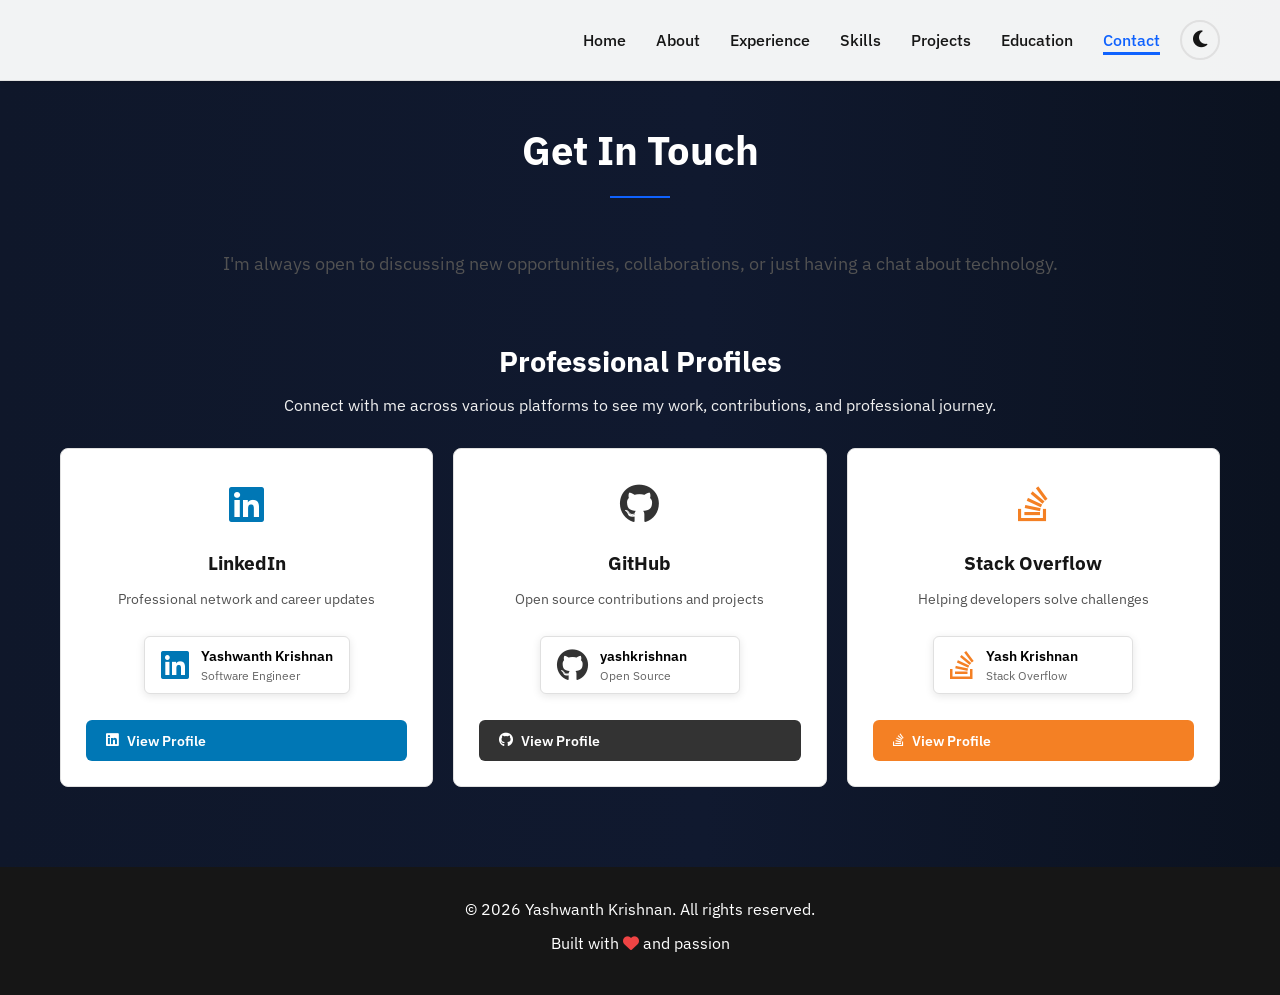
<file: contact.html>
<!DOCTYPE html>
<html lang="en">
<head>
    <!-- Meta Tags: Character encoding and viewport settings for responsive design -->
    <meta charset="UTF-8">
    <meta name="viewport" content="width=device-width, initial-scale=1.0">
    <meta name="description" content="Contact - Yashwanth Krishnan">
    <title>Contact - Yashwanth Krishnan</title>
    
    <!-- Favicon: SVG format for scalability -->
    <link rel="icon" type="image/svg+xml" href="favicon.svg">
    
    <!-- IBM Plex Fonts: Professional typography from Google Fonts -->
    <link rel="preconnect" href="https://fonts.googleapis.com">
    <link rel="preconnect" href="https://fonts.gstatic.com" crossorigin>
    <link href="https://fonts.googleapis.com/css2?family=IBM+Plex+Sans:wght@300;400;500;600;700&display=swap" rel="stylesheet">
    
    <!-- Stylesheets: Custom styles and Font Awesome icons -->
    <link rel="stylesheet" href="css/style.css">
    <link rel="stylesheet" href="https://cdnjs.cloudflare.com/ajax/libs/font-awesome/6.4.0/css/all.min.css">
</head>
<body>
    <!-- ============================================
         NAVIGATION BAR
         Main navigation menu with responsive hamburger
         ============================================ -->
    <nav id="main-navigation" class="navbar">
        <div id="nav-container" class="container">
            <ul id="nav-menu" class="nav-links">
                <li><a href="index.html">Home</a></li>
                <li><a href="about.html">About</a></li>
                <li><a href="experience.html">Experience</a></li>
                <li><a href="skills.html">Skills</a></li>
                <li><a href="projects.html">Projects</a></li>
                <li><a href="education.html">Education</a></li>
                <li><a href="contact.html" class="active">Contact</a></li>
            </ul>
            <!-- Theme Toggle Button: Switch between light and dark modes -->
            <button id="theme-toggle" class="theme-toggle" aria-label="Toggle theme">
                <i class="fas fa-moon"></i>
                <i class="fas fa-sun"></i>
            </button>
            <div id="hamburger-menu" class="hamburger">
                <span></span>
                <span></span>
                <span></span>
            </div>
        </div>
    </nav>

    <!-- ============================================
         CONTACT SECTION
         Professional profiles and contact information
         ============================================ -->
    <section id="contact-section" class="contact" style="padding-top: 120px; min-height: calc(100vh - 200px);">
        <div id="contact-container" class="container">
            <h2 id="contact-title" class="section-title">Get In Touch</h2>
            <div id="contact-intro" class="about-text" style="text-align: center; margin-bottom: 60px;">
                <p id="contact-intro-text">I'm always open to discussing new opportunities, collaborations, or just having a chat about technology.</p>
            </div>
            
            <!-- Professional Profiles Header: Introduction to profile cards -->
            <div id="profiles-header" style="max-width: 1200px; margin: 0 auto; text-align: center; margin-bottom: 30px;">
                <h3 id="profiles-title" style="font-size: 1.8rem; margin-bottom: 10px; color: #ffffff;">Professional Profiles</h3>
                <p id="profiles-description" style="color: #f0f0f0; line-height: 1.6;">
                    Connect with me across various platforms to see my work, contributions, and professional journey.
                </p>
            </div>

            <!-- 3-Column Profile Layout: Responsive grid for LinkedIn, GitHub, and Stack Overflow -->
            <div id="profiles-grid" style="max-width: 1200px; margin: 0 auto; display: grid; grid-template-columns: repeat(auto-fit, minmax(320px, 1fr)); gap: 20px;">
                
                <!-- ========================================
                     LINKEDIN PROFILE CARD
                     Professional network and career updates
                     ======================================== -->
                <div id="linkedin-profile-card" style="background: var(--card-bg); padding: 25px; border: 1px solid var(--ui-03); border-radius: 8px; text-align: center; display: flex; flex-direction: column;">
                    <div id="linkedin-icon" style="font-size: 2.5rem; color: #0077b5; margin-bottom: 15px;">
                        <i class="fab fa-linkedin"></i>
                    </div>
                    <h4 id="linkedin-title" style="font-size: 1.2rem; margin-bottom: 10px; color: var(--text-primary);">LinkedIn</h4>
                    <p id="linkedin-description" style="color: var(--text-secondary); font-size: 0.9rem; margin-bottom: 20px; line-height: 1.5;">
                        Professional network and career updates
                    </p>
                    
                    <!-- LinkedIn Badge Widget: Custom badge matching platform branding -->
                    <div id="linkedin-badge" style="margin-bottom: 20px; min-height: 70px; display: flex; align-items: center; justify-content: center;">
                        <a id="linkedin-badge-link" href="https://www.linkedin.com/in/yashkrishnan/" target="_blank" style="text-decoration: none;">
                            <div id="linkedin-badge-content" style="background: white; border: 1px solid #e0e0e0; border-radius: 6px; padding: 12px 16px; box-shadow: 0 2px 8px rgba(0,0,0,0.1); display: inline-flex; align-items: center; gap: 12px; min-width: 200px; height: 58px;">
                                <div id="linkedin-badge-icon" style="font-size: 2rem; color: #0077b5;">
                                    <i class="fab fa-linkedin"></i>
                                </div>
                                <div id="linkedin-badge-info" style="text-align: left;">
                                    <div id="linkedin-badge-name" style="font-weight: 600; color: #000; font-size: 0.9rem;">Yashwanth Krishnan</div>
                                    <div id="linkedin-badge-role" style="font-size: 0.75rem; color: #666;">Software Engineer</div>
                                </div>
                            </div>
                        </a>
                    </div>
                    
                    <!-- LinkedIn Profile Button: Direct link to full profile -->
                    <a id="linkedin-profile-button" href="https://www.linkedin.com/in/yashkrishnan/"
                       target="_blank"
                       style="display: inline-flex; align-items: center; gap: 8px; padding: 10px 20px; background: #0077b5; color: white; text-decoration: none; font-weight: 600; border-radius: 6px; font-size: 0.9rem; transition: background 0.3s ease; margin-top: auto;"
                       onmouseover="this.style.background='#006399'"
                       onmouseout="this.style.background='#0077b5'">
                        <i class="fab fa-linkedin"></i>
                        View Profile
                    </a>
                </div>

                <!-- ========================================
                     GITHUB PROFILE CARD
                     Open source contributions and projects
                     ======================================== -->
                <div id="github-profile-card" style="background: var(--card-bg); padding: 25px; border: 1px solid var(--ui-03); border-radius: 8px; text-align: center; display: flex; flex-direction: column;">
                    <div id="github-icon" style="font-size: 2.5rem; color: #333; margin-bottom: 15px;">
                        <i class="fab fa-github"></i>
                    </div>
                    <h4 id="github-title" style="font-size: 1.2rem; margin-bottom: 10px; color: var(--text-primary);">GitHub</h4>
                    <p id="github-description" style="color: var(--text-secondary); font-size: 0.9rem; margin-bottom: 20px; line-height: 1.5;">
                        Open source contributions and projects
                    </p>
                    
                    <!-- GitHub Badge Widget: Custom badge matching platform branding -->
                    <div id="github-badge" style="margin-bottom: 20px; min-height: 70px; display: flex; align-items: center; justify-content: center;">
                        <a id="github-badge-link" href="https://github.com/yashkrishnan" target="_blank" style="text-decoration: none;">
                            <div id="github-badge-content" style="background: white; border: 1px solid #e0e0e0; border-radius: 6px; padding: 12px 16px; box-shadow: 0 2px 8px rgba(0,0,0,0.1); display: inline-flex; align-items: center; gap: 12px; min-width: 200px; height: 58px;">
                                <div id="github-badge-icon" style="font-size: 2rem; color: #333;">
                                    <i class="fab fa-github"></i>
                                </div>
                                <div id="github-badge-info" style="text-align: left;">
                                    <div id="github-badge-username" style="font-weight: 600; color: #000; font-size: 0.9rem;">yashkrishnan</div>
                                    <div id="github-badge-label" style="font-size: 0.75rem; color: #666;">Open Source</div>
                                </div>
                            </div>
                        </a>
                    </div>
                    
                    <!-- GitHub Profile Button: Direct link to full profile -->
                    <a id="github-profile-button" href="https://github.com/yashkrishnan"
                       target="_blank"
                       style="display: inline-flex; align-items: center; gap: 8px; padding: 10px 20px; background: #333; color: white; text-decoration: none; font-weight: 600; border-radius: 6px; font-size: 0.9rem; transition: background 0.3s ease; margin-top: auto;"
                       onmouseover="this.style.background='#24292e'"
                       onmouseout="this.style.background='#333'">
                        <i class="fab fa-github"></i>
                        View Profile
                    </a>
                </div>

                <!-- ========================================
                     STACK OVERFLOW PROFILE CARD
                     Community contributions and reputation
                     ======================================== -->
                <div id="stackoverflow-profile-card" style="background: var(--card-bg); padding: 25px; border: 1px solid var(--ui-03); border-radius: 8px; text-align: center; display: flex; flex-direction: column;">
                    <div id="stackoverflow-icon" style="font-size: 2.5rem; color: #F48024; margin-bottom: 15px;">
                        <i class="fab fa-stack-overflow"></i>
                    </div>
                    <h4 id="stackoverflow-title" style="font-size: 1.2rem; margin-bottom: 10px; color: var(--text-primary);">Stack Overflow</h4>
                    <p id="stackoverflow-description" style="color: var(--text-secondary); font-size: 0.9rem; margin-bottom: 20px; line-height: 1.5;">
                        Helping developers solve challenges
                    </p>
                    
                    <!-- Stack Overflow Flair: Dynamic loading with placeholder -->
                    <div id="stackoverflow-flair" style="margin-bottom: 20px; min-height: 70px; display: flex; align-items: center; justify-content: center;">
                        <!-- Placeholder Badge: Displays immediately while actual flair loads from external source -->
                        <a id="stackoverflow-placeholder" href="https://stackoverflow.com/users/2604735/yash-krishnan" target="_blank" style="text-decoration: none;">
                            <div style="background: white; border: 1px solid #e0e0e0; border-radius: 6px; padding: 12px 16px; box-shadow: 0 2px 8px rgba(0,0,0,0.1); display: inline-flex; align-items: center; gap: 12px; min-width: 200px; height: 58px;">
                                <div style="font-size: 2rem; color: #F48024;">
                                    <i class="fab fa-stack-overflow"></i>
                                </div>
                                <div style="text-align: left;">
                                    <div style="font-weight: 600; color: #000; font-size: 0.9rem;">Yash Krishnan</div>
                                    <div style="font-size: 0.75rem; color: #666;">Stack Overflow</div>
                                </div>
                            </div>
                        </a>
                        <!-- Actual Stack Overflow Flair: Hidden initially, shown after image loads successfully -->
                        <a id="stackoverflow-flair-link" href="https://stackoverflow.com/users/2604735/yash-krishnan" target="_blank" style="display: none;">
                            <img id="stackoverflow-flair-img"
                                 src="https://stackoverflow.com/users/flair/2604735.png?theme=clean"
                                 width="208"
                                 height="58"
                                 alt="Stack Overflow profile"
                                 title="Stack Overflow profile for Yash Krishnan"
                                 loading="lazy"
                                 decoding="async"
                                 style="border-radius: 6px; box-shadow: 0 2px 8px rgba(0,0,0,0.1); max-width: 100%; height: auto;">
                        </a>
                    </div>
                    
                    <!-- Stack Overflow Profile Button: Direct link to full profile -->
                    <a id="stackoverflow-profile-button" href="https://stackoverflow.com/users/2604735/yash-krishnan"
                       target="_blank"
                       style="display: inline-flex; align-items: center; gap: 8px; padding: 10px 20px; background: #F48024; color: white; text-decoration: none; font-weight: 600; border-radius: 6px; font-size: 0.9rem; transition: background 0.3s ease; margin-top: auto;"
                       onmouseover="this.style.background='#e67422'"
                       onmouseout="this.style.background='#F48024'">
                        <i class="fab fa-stack-overflow"></i>
                        View Profile
                    </a>
                </div>
            </div>

        </div>
    </section>

    <!-- ============================================
         FOOTER
         Copyright and branding information
         ============================================ -->
    <footer id="main-footer" class="footer">
        <div id="footer-container" class="container">
            <p id="footer-copyright">&copy; <span data-current-year>2024</span> Yashwanth Krishnan. All rights reserved.</p>
            <p id="footer-tagline">Built with <i id="footer-heart-icon" class="fas fa-heart"></i> and passion</p>
        </div>
    </footer>

    <!-- External Scripts: Main JavaScript functionality -->
    <script src="js/script.js"></script>
    
    <!-- ============================================
         INLINE SCRIPTS
         Page-specific JavaScript functionality
         ============================================ -->
    <script>
        // ========================================
        // CONTACT FORM HANDLING
        // Processes form submission and opens email client
        // ========================================
        document.getElementById('contactForm').addEventListener('submit', function(e) {
            // Prevent default form submission
            e.preventDefault();
            
            // Get form elements and values
            const formMessage = document.getElementById('formMessage');
            const name = document.getElementById('name').value;
            const email = document.getElementById('email').value;
            const subject = document.getElementById('subject').value;
            const message = document.getElementById('message').value;
            
            // Create mailto link with encoded parameters
            const mailtoLink = `mailto:yashwanthkrishnan@gmail.com?subject=${encodeURIComponent(subject)}&body=${encodeURIComponent(`Name: ${name}\nEmail: ${email}\n\nMessage:\n${message}`)}`;
            
            // Open default email client with pre-filled information
            window.location.href = mailtoLink;
            
            // Display success message with styling
            formMessage.style.display = 'block';
            formMessage.style.background = '#d4edda';
            formMessage.style.color = '#155724';
            formMessage.style.border = '1px solid #c3e6cb';
            formMessage.innerHTML = '<i class="fas fa-check-circle"></i> Your email client should open. If not, please email directly to yashwanthkrishnan@gmail.com';
            
            // Clear form fields after submission
            this.reset();
        });

        // ========================================
        // SOCIAL LINKS HOVER EFFECTS
        // Adds interactive hover animations to social media links
        // ========================================
        document.querySelectorAll('a[href*="linkedin"], a[href*="github"], a[href*="mailto"]').forEach(link => {
            // Only apply to icon-sized links (50px width)
            if (link.style.width === '50px') {
                // Mouse enter: Lift effect and color change
                link.addEventListener('mouseenter', function() {
                    this.style.transform = 'translateY(-3px)';
                    this.style.background = '#0353e9';
                });
                // Mouse leave: Reset to original state
                link.addEventListener('mouseleave', function() {
                    this.style.transform = 'translateY(0)';
                    this.style.background = 'var(--primary-color)';
                });
            }
        });

        // ========================================
        // CONTACT INFO CARDS HOVER EFFECTS
        // Adds interactive hover animations to profile cards
        // ========================================
        document.querySelectorAll('.contact-info-card').forEach(card => {
            // Mouse enter: Slide right and enhance shadow
            card.addEventListener('mouseenter', function() {
                this.style.transform = 'translateX(5px)';
                this.style.boxShadow = '0 4px 12px rgba(15, 98, 254, 0.15)';
            });
            // Mouse leave: Reset to original position and shadow
            card.addEventListener('mouseleave', function() {
                this.style.transform = 'translateX(0)';
                this.style.boxShadow = '0 2px 8px rgba(0,0,0,0.1)';
            });
        });

        // ========================================
        // CONTACT INFO CARDS TRANSITIONS
        // Applies smooth CSS transitions to all profile cards
        // ========================================
        document.querySelectorAll('.contact-info-card').forEach(card => {
            card.style.transition = 'transform 0.3s ease, box-shadow 0.3s ease';
        });

        // ========================================
        // STACK OVERFLOW FLAIR LOADING
        // Manages dynamic loading and display of Stack Overflow flair
        // Shows placeholder badge while flair loads, then swaps to actual flair
        // ========================================
        // Get references to flair elements
        const soFlairImg = document.getElementById('stackoverflow-flair-img');
        const soFlairLink = document.getElementById('stackoverflow-flair-link');
        const soPlaceholder = document.getElementById('stackoverflow-placeholder');
        
        // Ensure all elements exist before adding event listeners
        if (soFlairImg && soFlairLink && soPlaceholder) {
            // Image load event: Swap placeholder with actual flair
            soFlairImg.addEventListener('load', function() {
                // Hide placeholder badge
                soPlaceholder.style.display = 'none';
                // Show actual Stack Overflow flair
                soFlairLink.style.display = 'inline-block';
            });
            
            // Image error event: Handle loading failures gracefully
            soFlairImg.addEventListener('error', function() {
                // Keep placeholder visible if external flair fails to load
                console.log('Stack Overflow flair failed to load, showing placeholder');
            });
        }
    </script>
</body>
</html>
</file>
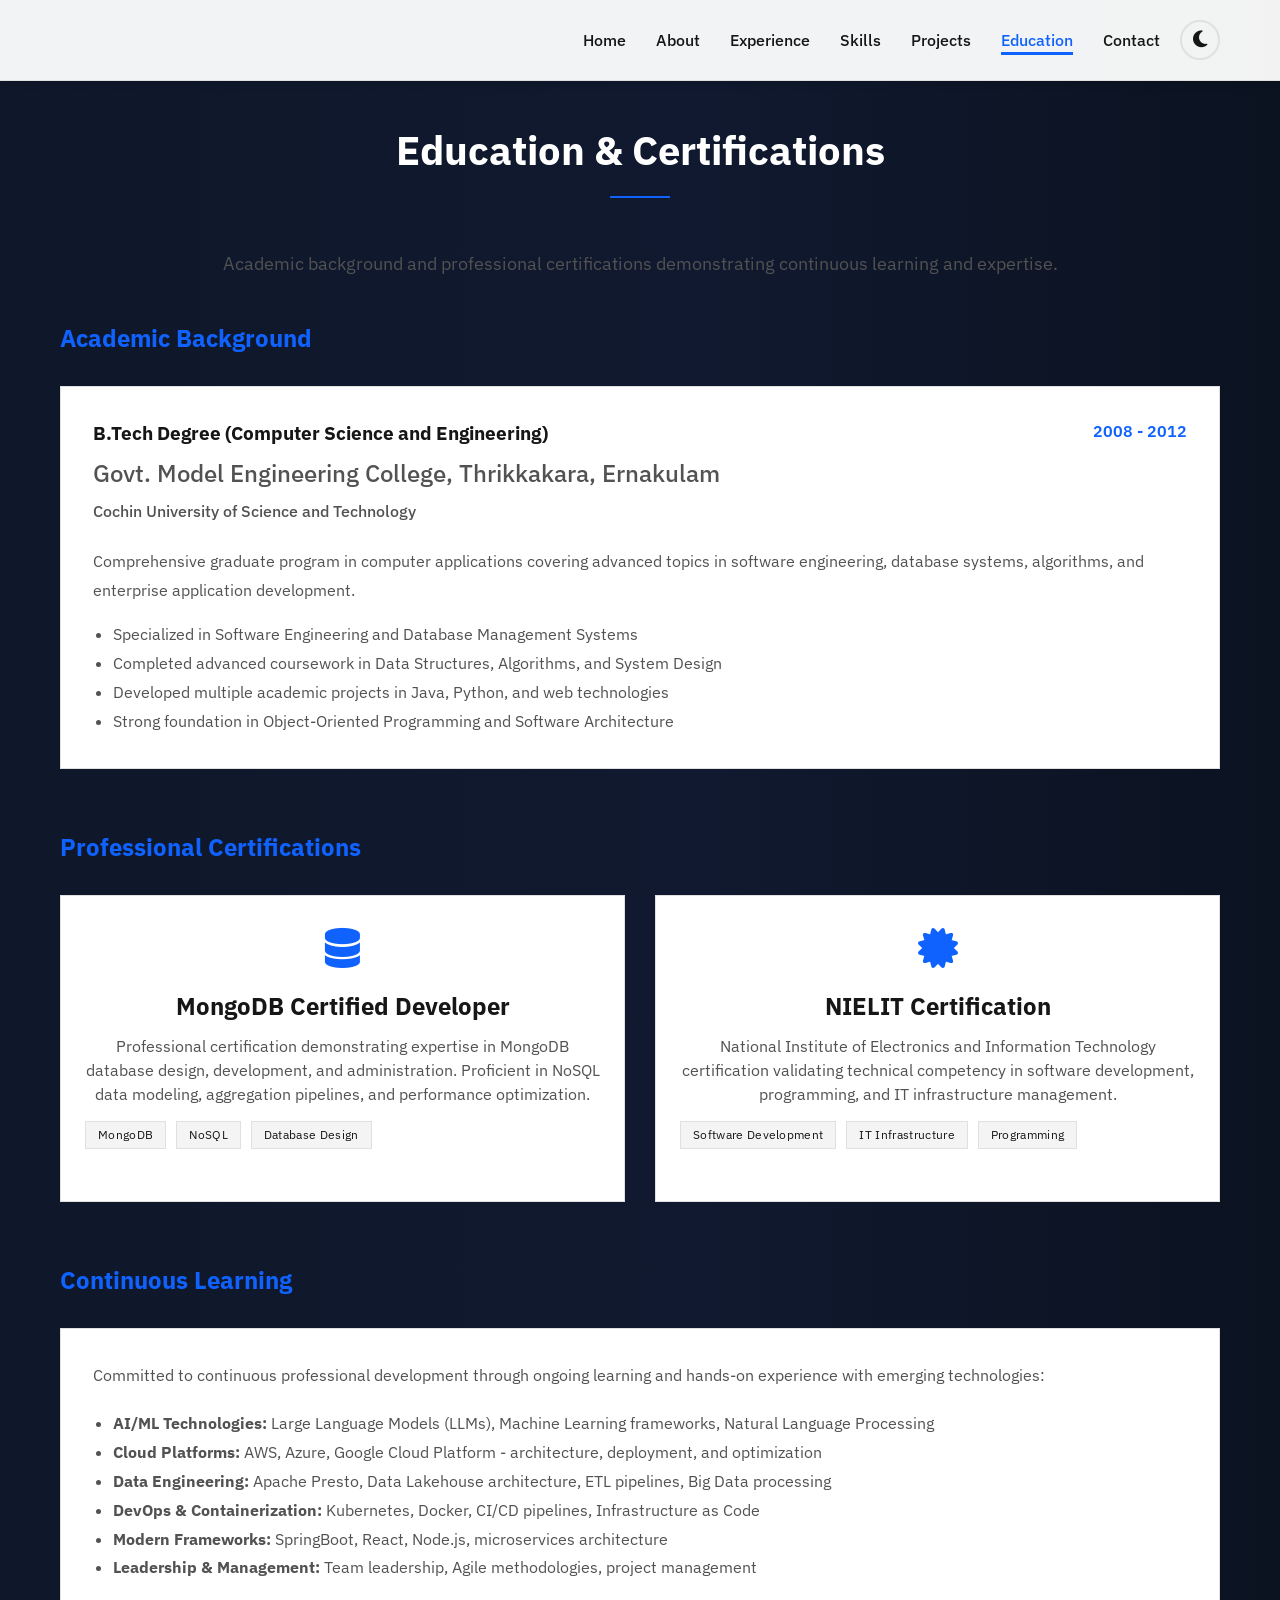
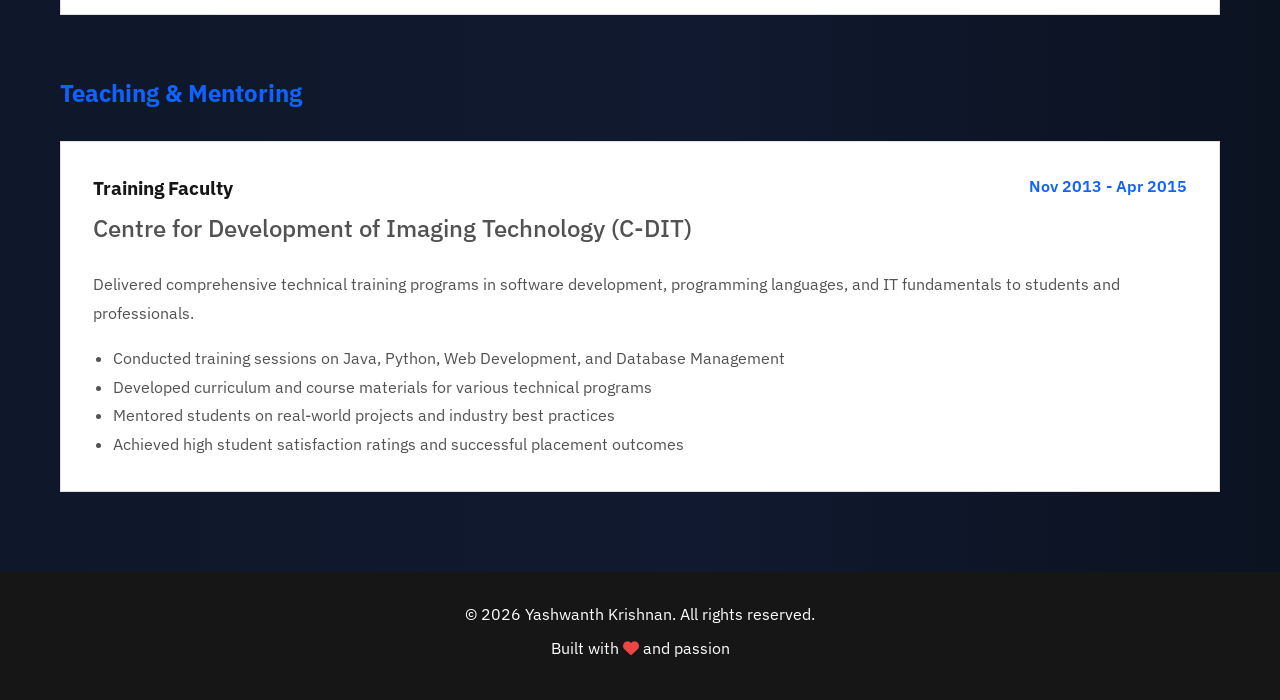
<file: education.html>
<!DOCTYPE html>
<html lang="en">
<head>
    <!-- Meta Tags: Character encoding, viewport, and SEO description -->
    <meta charset="UTF-8">
    <meta name="viewport" content="width=device-width, initial-scale=1.0">
    <meta name="description" content="Education & Certifications - Yashwanth Krishnan">
    <title>Education - Yashwanth Krishnan</title>
    
    <!-- Favicon: SVG format for scalability -->
    <link rel="icon" type="image/svg+xml" href="favicon.svg">
    
    <!-- IBM Plex Fonts: Professional typography from Google Fonts -->
    <link rel="preconnect" href="https://fonts.googleapis.com">
    <link rel="preconnect" href="https://fonts.gstatic.com" crossorigin>
    <link href="https://fonts.googleapis.com/css2?family=IBM+Plex+Sans:wght@300;400;500;600;700&display=swap" rel="stylesheet">
    
    <!-- Stylesheets: Custom styles and Font Awesome icons -->
    <link rel="stylesheet" href="css/style.css">
    <link rel="stylesheet" href="https://cdnjs.cloudflare.com/ajax/libs/font-awesome/6.4.0/css/all.min.css">
</head>
<body>
    <!-- ============================================
         NAVIGATION BAR
         Main navigation menu with responsive hamburger
         ============================================ -->
    <nav id="main-navigation" class="navbar">
        <div id="nav-container" class="container">
            <ul id="nav-menu" class="nav-links">
                <li><a href="index.html">Home</a></li>
                <li><a href="about.html">About</a></li>
                <li><a href="experience.html">Experience</a></li>
                <li><a href="skills.html">Skills</a></li>
                <li><a href="projects.html">Projects</a></li>
                <li><a href="education.html" class="active">Education</a></li>
                <li><a href="contact.html">Contact</a></li>
            </ul>
            <!-- Theme Toggle Button: Switch between light and dark modes -->
            <button id="theme-toggle" class="theme-toggle" aria-label="Toggle theme">
                <i class="fas fa-moon"></i>
                <i class="fas fa-sun"></i>
            </button>
            <div id="hamburger-menu" class="hamburger">
                <span></span>
                <span></span>
                <span></span>
            </div>
        </div>
    </nav>

    <!-- ============================================
         EDUCATION SECTION
         Academic background, certifications, and continuous learning
         Includes degree, professional certifications, and teaching experience
         ============================================ -->
    <section id="education-section" class="education" style="padding-top: 120px;">
        <div id="education-container" class="container">
            <h2 id="education-title" class="section-title">Education & Certifications</h2>
            <div id="education-intro" class="about-text" style="text-align: center; margin-bottom: 40px;">
                <p id="education-intro-text">Academic background and professional certifications demonstrating continuous learning and expertise.</p>
            </div>
            
            <!-- ========================================
                 ACADEMIC BACKGROUND
                 Formal education and degree information
                 ======================================== -->
            <div id="academic-background-section" style="margin-bottom: 60px;">
                <h3 id="academic-background-title" style="font-size: 1.5rem; margin-bottom: 30px; color: var(--primary-color);">Academic Background</h3>
                <!-- Degree Card: Bachelor's degree information -->
                <div id="degree-card" class="experience-card">
                    <div id="degree-header" class="experience-header">
                        <div id="degree-info">
                            <h3 id="degree-title" style="color: var(--text-color);">B.Tech Degree (Computer Science and Engineering)</h3>
                            <p id="degree-college" class="company">Govt. Model Engineering College, Thrikkakara, Ernakulam</p>
                            <h4 id="degree-university" style="margin-top: 8px; font-weight: 500; color: var(--text-secondary);">Cochin University of Science and Technology</h4>
                        </div>
                        <div id="degree-duration" class="experience-date">2008 - 2012</div>
                    </div>
                    <div id="degree-description" class="experience-description">
                        <p id="degree-summary">Comprehensive graduate program in computer applications covering advanced topics in software engineering, database systems, algorithms, and enterprise application development.</p>
                        <ul id="degree-highlights">
                            <li>Specialized in Software Engineering and Database Management Systems</li>
                            <li>Completed advanced coursework in Data Structures, Algorithms, and System Design</li>
                            <li>Developed multiple academic projects in Java, Python, and web technologies</li>
                            <li>Strong foundation in Object-Oriented Programming and Software Architecture</li>
                        </ul>
                    </div>
                </div>
            </div>

            <!-- Certifications -->
            <div id="certifications-section">
                <h3 id="certifications-title" style="font-size: 1.5rem; margin-bottom: 30px; color: var(--primary-color);">Professional Certifications</h3>
                <div id="certifications-grid" class="skills-grid" style="grid-template-columns: repeat(auto-fit, minmax(300px, 1fr));">
                    <div id="cert-mongodb" class="skill-card">
                        <div id="cert-mongodb-icon" class="skill-icon">
                            <i class="fas fa-database" style="font-size: 2.5rem; color: var(--primary-color);"></i>
                        </div>
                        <h3 id="cert-mongodb-title">MongoDB Certified Developer</h3>
                        <p id="cert-mongodb-desc">Professional certification demonstrating expertise in MongoDB database design, development, and administration. Proficient in NoSQL data modeling, aggregation pipelines, and performance optimization.</p>
                        <div id="cert-mongodb-tags" class="project-tags" style="margin-top: 15px;">
                            <span>MongoDB</span>
                            <span>NoSQL</span>
                            <span>Database Design</span>
                        </div>
                    </div>
                    <div id="cert-nielit" class="skill-card">
                        <div id="cert-nielit-icon" class="skill-icon">
                            <i class="fas fa-certificate" style="font-size: 2.5rem; color: var(--primary-color);"></i>
                        </div>
                        <h3 id="cert-nielit-title">NIELIT Certification</h3>
                        <p id="cert-nielit-desc">National Institute of Electronics and Information Technology certification validating technical competency in software development, programming, and IT infrastructure management.</p>
                        <div id="cert-nielit-tags" class="project-tags" style="margin-top: 15px;">
                            <span>Software Development</span>
                            <span>IT Infrastructure</span>
                            <span>Programming</span>
                        </div>
                    </div>
                </div>
            </div>

            <!-- Additional Training & Skills -->
            <div id="continuous-learning-section" style="margin-top: 60px;">
                <h3 id="continuous-learning-title" style="font-size: 1.5rem; margin-bottom: 30px; color: var(--primary-color);">Continuous Learning</h3>
                <div id="continuous-learning-card" class="experience-card">
                    <div id="continuous-learning-description" class="experience-description">
                        <p id="continuous-learning-intro" style="margin-bottom: 20px;">Committed to continuous professional development through ongoing learning and hands-on experience with emerging technologies:</p>
                        <ul id="continuous-learning-list">
                            <li><strong>AI/ML Technologies:</strong> Large Language Models (LLMs), Machine Learning frameworks, Natural Language Processing</li>
                            <li><strong>Cloud Platforms:</strong> AWS, Azure, Google Cloud Platform - architecture, deployment, and optimization</li>
                            <li><strong>Data Engineering:</strong> Apache Presto, Data Lakehouse architecture, ETL pipelines, Big Data processing</li>
                            <li><strong>DevOps & Containerization:</strong> Kubernetes, Docker, CI/CD pipelines, Infrastructure as Code</li>
                            <li><strong>Modern Frameworks:</strong> SpringBoot, React, Node.js, microservices architecture</li>
                            <li><strong>Leadership & Management:</strong> Team leadership, Agile methodologies, project management</li>
                        </ul>
                    </div>
                </div>
            </div>

            <!-- Teaching Experience -->
            <div id="teaching-section" style="margin-top: 60px;">
                <h3 id="teaching-title" style="font-size: 1.5rem; margin-bottom: 30px; color: var(--primary-color);">Teaching & Mentoring</h3>
                <div id="teaching-card" class="experience-card">
                    <div id="teaching-header" class="experience-header">
                        <div id="teaching-info">
                            <h3 id="teaching-role" style="color: var(--text-color);">Training Faculty</h3>
                            <p id="teaching-organization" class="company">Centre for Development of Imaging Technology (C-DIT)</p>
                        </div>
                        <div id="teaching-duration" class="experience-date">Nov 2013 - Apr 2015</div>
                    </div>
                    <div id="teaching-description" class="experience-description">
                        <p id="teaching-summary">Delivered comprehensive technical training programs in software development, programming languages, and IT fundamentals to students and professionals.</p>
                        <ul id="teaching-highlights">
                            <li>Conducted training sessions on Java, Python, Web Development, and Database Management</li>
                            <li>Developed curriculum and course materials for various technical programs</li>
                            <li>Mentored students on real-world projects and industry best practices</li>
                            <li>Achieved high student satisfaction ratings and successful placement outcomes</li>
                        </ul>
                    </div>
                </div>
            </div>
        </div>
    </section>

    <!-- Footer -->
    <footer id="main-footer" class="footer">
        <div id="footer-container" class="container">
            <p id="footer-copyright">&copy; <span data-current-year>2024</span> Yashwanth Krishnan. All rights reserved.</p>
            <p id="footer-tagline">Built with <i id="footer-heart-icon" class="fas fa-heart"></i> and passion</p>
        </div>
    </footer>

    <script src="js/script.js"></script>
</body>
</html>
</file>
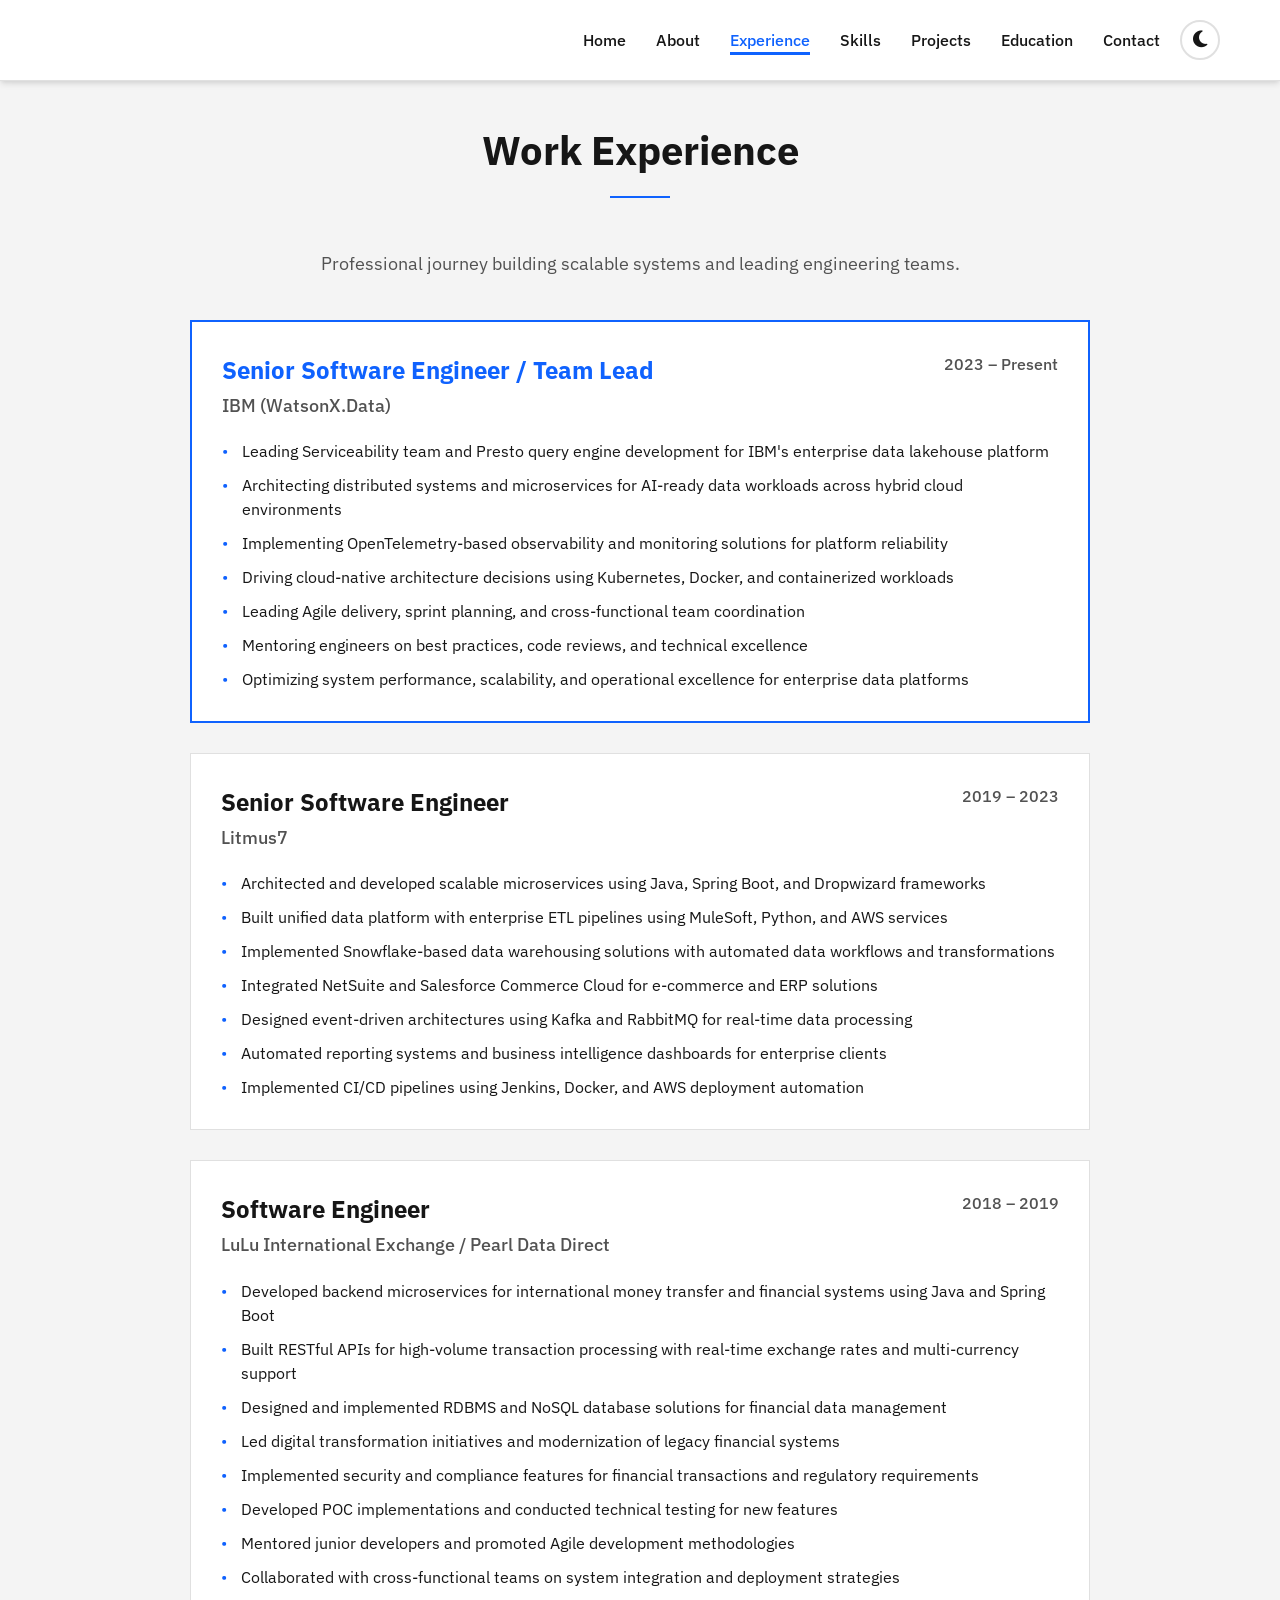
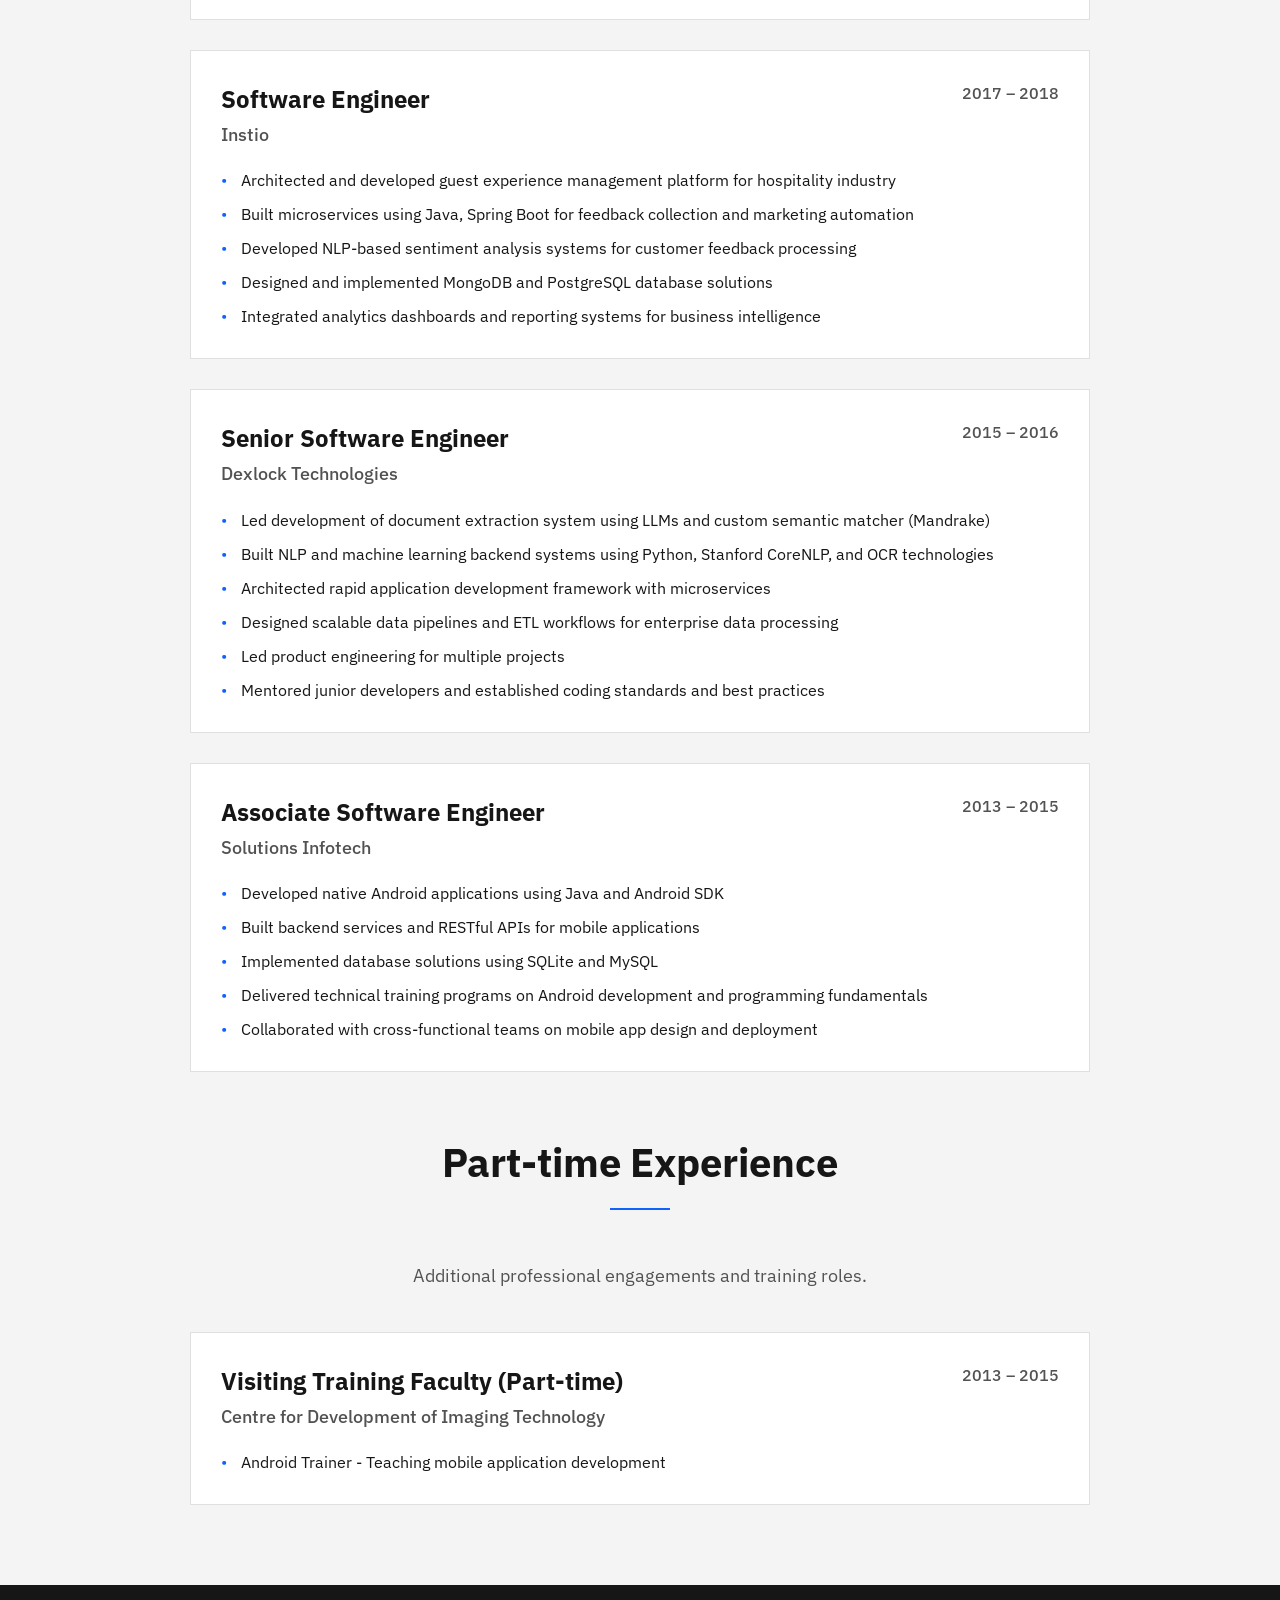
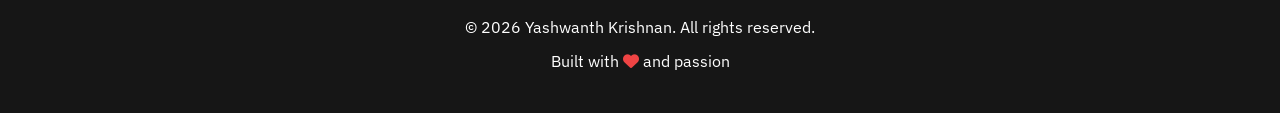
<file: experience.html>
<!DOCTYPE html>
<html lang="en">
<head>
    <!-- Meta Tags: Character encoding, viewport, and SEO description -->
    <meta charset="UTF-8">
    <meta name="viewport" content="width=device-width, initial-scale=1.0">
    <meta name="description" content="Work Experience - Yashwanth Krishnan">
    <title>Experience - Yashwanth Krishnan</title>
    
    <!-- Favicon: SVG format for scalability -->
    <link rel="icon" type="image/svg+xml" href="favicon.svg">
    
    <!-- IBM Plex Fonts: Professional typography from Google Fonts -->
    <link rel="preconnect" href="https://fonts.googleapis.com">
    <link rel="preconnect" href="https://fonts.gstatic.com" crossorigin>
    <link href="https://fonts.googleapis.com/css2?family=IBM+Plex+Sans:wght@300;400;500;600;700&display=swap" rel="stylesheet">
    
    <!-- Stylesheets: Custom styles and Font Awesome icons -->
    <link rel="stylesheet" href="css/style.css">
    <link rel="stylesheet" href="https://cdnjs.cloudflare.com/ajax/libs/font-awesome/6.4.0/css/all.min.css">
</head>
<body>
    <!-- ============================================
         NAVIGATION BAR
         Main navigation menu with responsive hamburger
         ============================================ -->
    <nav id="main-navigation" class="navbar">
        <div id="nav-container" class="container">
            <ul id="nav-menu" class="nav-links">
                <li><a href="index.html">Home</a></li>
                <li><a href="about.html">About</a></li>
                <li><a href="experience.html" class="active">Experience</a></li>
                <li><a href="skills.html">Skills</a></li>
                <li><a href="projects.html">Projects</a></li>
                <li><a href="education.html">Education</a></li>
                <li><a href="contact.html">Contact</a></li>
            </ul>
            <!-- Theme Toggle Button: Switch between light and dark modes -->
            <button id="theme-toggle" class="theme-toggle" aria-label="Toggle theme">
                <i class="fas fa-moon"></i>
                <i class="fas fa-sun"></i>
            </button>
            <div id="hamburger-menu" class="hamburger">
                <span></span>
                <span></span>
                <span></span>
            </div>
        </div>
    </nav>

    <!-- ============================================
         WORK EXPERIENCE SECTION
         Professional career history with detailed job descriptions
         Chronological listing of positions and responsibilities
         ============================================ -->
    <section id="experience-section" class="about" style="padding-top: 120px;">
        <div id="experience-container" class="container">
            <h2 id="experience-title" class="section-title">Work Experience</h2>
            <div id="experience-intro" class="about-text" style="text-align: center; margin-bottom: 40px;">
                <p id="experience-intro-text">Professional journey building scalable systems and leading engineering teams.</p>
            </div>
            <div id="experience-grid" class="skills-grid" style="grid-template-columns: 1fr; max-width: 900px; margin: 0 auto; gap: 30px;">
                <!-- ========================================
                     IBM WATSONX.DATA - CURRENT POSITION
                     Senior Software Engineer / Team Lead
                     ======================================== -->
                <div id="job-ibm" class="skill-card" style="text-align: left; padding: 30px; border: 2px solid var(--primary-color);">
                    <div id="job-ibm-header" style="display: flex; justify-content: space-between; align-items: start; margin-bottom: 15px;">
                        <div id="job-ibm-info">
                            <h3 id="job-ibm-title" style="color: var(--primary-color); margin-bottom: 5px;">Senior Software Engineer / Team Lead</h3>
                            <p id="job-ibm-company" style="font-size: 1.1rem; font-weight: 500; margin-bottom: 5px;">IBM (WatsonX.Data)</p>
                        </div>
                        <span id="job-ibm-duration" style="color: var(--text-secondary); font-weight: 500; white-space: nowrap;"><span style="display: none;">Dec </span>2023 – Present</span>
                    </div>
                    <ul id="job-ibm-responsibilities" style="list-style: none; padding: 0; margin: 15px 0 0 0;">
                        <li style="margin-bottom: 10px; padding-left: 20px; position: relative;">
                            <span style="position: absolute; left: 0; color: var(--primary-color);">•</span>
                            Leading Serviceability team and Presto query engine development for IBM's enterprise data lakehouse platform
                        </li>
                        <li style="margin-bottom: 10px; padding-left: 20px; position: relative;">
                            <span style="position: absolute; left: 0; color: var(--primary-color);">•</span>
                            Architecting distributed systems and microservices for AI-ready data workloads across hybrid cloud environments
                        </li>
                        <li style="margin-bottom: 10px; padding-left: 20px; position: relative;">
                            <span style="position: absolute; left: 0; color: var(--primary-color);">•</span>
                            Implementing OpenTelemetry-based observability and monitoring solutions for platform reliability
                        </li>
                        <li style="margin-bottom: 10px; padding-left: 20px; position: relative;">
                            <span style="position: absolute; left: 0; color: var(--primary-color);">•</span>
                            Driving cloud-native architecture decisions using Kubernetes, Docker, and containerized workloads
                        </li>
                        <li style="margin-bottom: 10px; padding-left: 20px; position: relative;">
                            <span style="position: absolute; left: 0; color: var(--primary-color);">•</span>
                            Leading Agile delivery, sprint planning, and cross-functional team coordination
                        </li>
                        <li style="margin-bottom: 10px; padding-left: 20px; position: relative;">
                            <span style="position: absolute; left: 0; color: var(--primary-color);">•</span>
                            Mentoring engineers on best practices, code reviews, and technical excellence
                        </li>
                        <li style="padding-left: 20px; position: relative;">
                            <span style="position: absolute; left: 0; color: var(--primary-color);">•</span>
                            Optimizing system performance, scalability, and operational excellence for enterprise data platforms
                        </li>
                    </ul>
                </div>
                <div id="job-litmus7" class="skill-card" style="text-align: left; padding: 30px;">
                    <div id="job-litmus7-header" style="display: flex; justify-content: space-between; align-items: start; margin-bottom: 15px;">
                        <div id="job-litmus7-info">
                            <h3 id="job-litmus7-title" style="margin-bottom: 5px;">Senior Software Engineer</h3>
                            <p id="job-litmus7-company" style="font-size: 1.1rem; font-weight: 500; margin-bottom: 5px;">Litmus7</p>
                        </div>
                        <span id="job-litmus7-duration" style="color: var(--text-secondary); font-weight: 500; white-space: nowrap;"><span style="display: none;">Aug </span>2019 – <span style="display: none;">Nov </span>2023</span>
                    </div>
                    <ul id="job-litmus7-responsibilities" style="list-style: none; padding: 0; margin: 15px 0 0 0;">
                        <li style="margin-bottom: 10px; padding-left: 20px; position: relative;">
                            <span style="position: absolute; left: 0; color: var(--primary-color);">•</span>
                            Architected and developed scalable microservices using Java, Spring Boot, and Dropwizard frameworks
                        </li>
                        <li style="margin-bottom: 10px; padding-left: 20px; position: relative;">
                            <span style="position: absolute; left: 0; color: var(--primary-color);">•</span>
                            Built unified data platform with enterprise ETL pipelines using MuleSoft, Python, and AWS services
                        </li>
                        <li style="margin-bottom: 10px; padding-left: 20px; position: relative;">
                            <span style="position: absolute; left: 0; color: var(--primary-color);">•</span>
                            Implemented Snowflake-based data warehousing solutions with automated data workflows and transformations
                        </li>
                        <li style="margin-bottom: 10px; padding-left: 20px; position: relative;">
                            <span style="position: absolute; left: 0; color: var(--primary-color);">•</span>
                            Integrated NetSuite and Salesforce Commerce Cloud for e-commerce and ERP solutions
                        </li>
                        <li style="margin-bottom: 10px; padding-left: 20px; position: relative;">
                            <span style="position: absolute; left: 0; color: var(--primary-color);">•</span>
                            Designed event-driven architectures using Kafka and RabbitMQ for real-time data processing
                        </li>
                        <li style="margin-bottom: 10px; padding-left: 20px; position: relative;">
                            <span style="position: absolute; left: 0; color: var(--primary-color);">•</span>
                            Automated reporting systems and business intelligence dashboards for enterprise clients
                        </li>
                        <li style="padding-left: 20px; position: relative;">
                            <span style="position: absolute; left: 0; color: var(--primary-color);">•</span>
                            Implemented CI/CD pipelines using Jenkins, Docker, and AWS deployment automation
                        </li>
                    </ul>
                </div>
                <div id="job-lulu" class="skill-card" style="text-align: left; padding: 30px;">
                    <div id="job-lulu-header" style="display: flex; justify-content: space-between; align-items: start; margin-bottom: 15px;">
                        <div id="job-lulu-info">
                            <h3 id="job-lulu-title" style="margin-bottom: 5px;">Software Engineer</h3>
                            <p id="job-lulu-company" style="font-size: 1.1rem; font-weight: 500; margin-bottom: 5px;">LuLu International Exchange / Pearl Data Direct</p>
                        </div>
                        <span id="job-lulu-duration" style="color: var(--text-secondary); font-weight: 500; white-space: nowrap;"><span style="display: none;">Jun </span>2018 – <span style="display: none;">Aug </span>2019</span>
                    </div>
                    <ul id="job-lulu-responsibilities" style="list-style: none; padding: 0; margin: 15px 0 0 0;">
                        <li style="margin-bottom: 10px; padding-left: 20px; position: relative;">
                            <span style="position: absolute; left: 0; color: var(--primary-color);">•</span>
                            Developed backend microservices for international money transfer and financial systems using Java and Spring Boot
                        </li>
                        <li style="margin-bottom: 10px; padding-left: 20px; position: relative;">
                            <span style="position: absolute; left: 0; color: var(--primary-color);">•</span>
                            Built RESTful APIs for high-volume transaction processing with real-time exchange rates and multi-currency support
                        </li>
                        <li style="margin-bottom: 10px; padding-left: 20px; position: relative;">
                            <span style="position: absolute; left: 0; color: var(--primary-color);">•</span>
                            Designed and implemented RDBMS and NoSQL database solutions for financial data management
                        </li>
                        <li style="margin-bottom: 10px; padding-left: 20px; position: relative;">
                            <span style="position: absolute; left: 0; color: var(--primary-color);">•</span>
                            Led digital transformation initiatives and modernization of legacy financial systems
                        </li>
                        <li style="margin-bottom: 10px; padding-left: 20px; position: relative;">
                            <span style="position: absolute; left: 0; color: var(--primary-color);">•</span>
                            Implemented security and compliance features for financial transactions and regulatory requirements
                        </li>
                        <li style="margin-bottom: 10px; padding-left: 20px; position: relative;">
                            <span style="position: absolute; left: 0; color: var(--primary-color);">•</span>
                            Developed POC implementations and conducted technical testing for new features
                        </li>
                        <li style="margin-bottom: 10px; padding-left: 20px; position: relative;">
                            <span style="position: absolute; left: 0; color: var(--primary-color);">•</span>
                            Mentored junior developers and promoted Agile development methodologies
                        </li>
                        <li style="padding-left: 20px; position: relative;">
                            <span style="position: absolute; left: 0; color: var(--primary-color);">•</span>
                            Collaborated with cross-functional teams on system integration and deployment strategies
                        </li>
                    </ul>
                </div>
                <div id="job-instio" class="skill-card" style="text-align: left; padding: 30px;">
                    <div id="job-instio-header" style="display: flex; justify-content: space-between; align-items: start; margin-bottom: 15px;">
                        <div id="job-instio-info">
                            <h3 id="job-instio-title" style="margin-bottom: 5px;">Software Engineer</h3>
                            <p id="job-instio-company" style="font-size: 1.1rem; font-weight: 500; margin-bottom: 5px;">Instio</p>
                        </div>
                        <span id="job-instio-duration" style="color: var(--text-secondary); font-weight: 500; white-space: nowrap;"><span style="display: none;">Jan </span>2017 – <span style="display: none;">Jun </span>2018</span>
                    </div>
                    <ul id="job-instio-responsibilities" style="list-style: none; padding: 0; margin: 15px 0 0 0;">
                        <li style="margin-bottom: 10px; padding-left: 20px; position: relative;">
                            <span style="position: absolute; left: 0; color: var(--primary-color);">•</span>
                            Architected and developed guest experience management platform for hospitality industry
                        </li>
                        <li style="margin-bottom: 10px; padding-left: 20px; position: relative;">
                            <span style="position: absolute; left: 0; color: var(--primary-color);">•</span>
                            Built microservices using Java, Spring Boot for feedback collection and marketing automation
                        </li>
                        <li style="margin-bottom: 10px; padding-left: 20px; position: relative;">
                            <span style="position: absolute; left: 0; color: var(--primary-color);">•</span>
                            Developed NLP-based sentiment analysis systems for customer feedback processing
                        </li>
                        <li style="margin-bottom: 10px; padding-left: 20px; position: relative;">
                            <span style="position: absolute; left: 0; color: var(--primary-color);">•</span>
                            Designed and implemented MongoDB and PostgreSQL database solutions
                        </li>
                        <li style="padding-left: 20px; position: relative;">
                            <span style="position: absolute; left: 0; color: var(--primary-color);">•</span>
                            Integrated analytics dashboards and reporting systems for business intelligence
                        </li>
                    </ul>
                </div>
                <div id="job-dexlock" class="skill-card" style="text-align: left; padding: 30px;">
                    <div id="job-dexlock-header" style="display: flex; justify-content: space-between; align-items: start; margin-bottom: 15px;">
                        <div id="job-dexlock-info">
                            <h3 id="job-dexlock-title" style="margin-bottom: 5px;">Senior Software Engineer</h3>
                            <p id="job-dexlock-company" style="font-size: 1.1rem; font-weight: 500; margin-bottom: 5px;">Dexlock Technologies</p>
                        </div>
                        <span id="job-dexlock-duration" style="color: var(--text-secondary); font-weight: 500; white-space: nowrap;"><span style="display: none;">Jan </span>2015 – <span style="display: none;">Dec </span>2016</span>
                    </div>
                    <ul id="job-dexlock-responsibilities" style="list-style: none; padding: 0; margin: 15px 0 0 0;">
                        <li style="margin-bottom: 10px; padding-left: 20px; position: relative;">
                            <span style="position: absolute; left: 0; color: var(--primary-color);">•</span>
                            Led development of document extraction system using LLMs and custom semantic matcher (Mandrake)
                        </li>
                        <li style="margin-bottom: 10px; padding-left: 20px; position: relative;">
                            <span style="position: absolute; left: 0; color: var(--primary-color);">•</span>
                            Built NLP and machine learning backend systems using Python, Stanford CoreNLP, and OCR technologies
                        </li>
                        <li style="margin-bottom: 10px; padding-left: 20px; position: relative;">
                            <span style="position: absolute; left: 0; color: var(--primary-color);">•</span>
                            Architected rapid application development framework with microservices
                        </li>
                        <li style="margin-bottom: 10px; padding-left: 20px; position: relative;">
                            <span style="position: absolute; left: 0; color: var(--primary-color);">•</span>
                            Designed scalable data pipelines and ETL workflows for enterprise data processing
                        </li>
                        <li style="margin-bottom: 10px; padding-left: 20px; position: relative;">
                            <span style="position: absolute; left: 0; color: var(--primary-color);">•</span>
                            Led product engineering for multiple projects
                        </li>
                        <li style="padding-left: 20px; position: relative;">
                            <span style="position: absolute; left: 0; color: var(--primary-color);">•</span>
                            Mentored junior developers and established coding standards and best practices
                        </li>
                    </ul>
                </div>
                <div id="job-solutions" class="skill-card" style="text-align: left; padding: 30px;">
                    <div id="job-solutions-header" style="display: flex; justify-content: space-between; align-items: start; margin-bottom: 15px;">
                        <div id="job-solutions-info">
                            <h3 id="job-solutions-title" style="margin-bottom: 5px;">Associate Software Engineer</h3>
                            <p id="job-solutions-company" style="font-size: 1.1rem; font-weight: 500; margin-bottom: 5px;">Solutions Infotech</p>
                        </div>
                        <span id="job-solutions-duration" style="color: var(--text-secondary); font-weight: 500; white-space: nowrap;"><span style="display: none;">Feb </span>2013 – <span style="display: none;">Jan </span>2015</span>
                    </div>
                    <ul id="job-solutions-responsibilities" style="list-style: none; padding: 0; margin: 15px 0 0 0;">
                        <li style="margin-bottom: 10px; padding-left: 20px; position: relative;">
                            <span style="position: absolute; left: 0; color: var(--primary-color);">•</span>
                            Developed native Android applications using Java and Android SDK
                        </li>
                        <li style="margin-bottom: 10px; padding-left: 20px; position: relative;">
                            <span style="position: absolute; left: 0; color: var(--primary-color);">•</span>
                            Built backend services and RESTful APIs for mobile applications
                        </li>
                        <li style="margin-bottom: 10px; padding-left: 20px; position: relative;">
                            <span style="position: absolute; left: 0; color: var(--primary-color);">•</span>
                            Implemented database solutions using SQLite and MySQL
                        </li>
                        <li style="margin-bottom: 10px; padding-left: 20px; position: relative;">
                            <span style="position: absolute; left: 0; color: var(--primary-color);">•</span>
                            Delivered technical training programs on Android development and programming fundamentals
                        </li>
                        <li style="padding-left: 20px; position: relative;">
                            <span style="position: absolute; left: 0; color: var(--primary-color);">•</span>
                            Collaborated with cross-functional teams on mobile app design and deployment
                        </li>
                    </ul>
                </div>
            </div>

            <!-- Part-time Experience Section -->
            <div id="parttime-experience-section" style="margin-top: 60px;">
                <h2 id="parttime-title" class="section-title">Part-time Experience</h2>
                <div id="parttime-intro" class="about-text" style="text-align: center; margin-bottom: 40px;">
                    <p id="parttime-intro-text">Additional professional engagements and training roles.</p>
                </div>
                <div id="parttime-grid" class="skills-grid" style="grid-template-columns: 1fr; max-width: 900px; margin: 0 auto; gap: 30px;">
                    <div id="job-cdit" class="skill-card" style="text-align: left; padding: 30px;">
                        <div id="job-cdit-header" style="display: flex; justify-content: space-between; align-items: start; margin-bottom: 15px;">
                            <div id="job-cdit-info">
                                <h3 id="job-cdit-title" style="margin-bottom: 5px;">Visiting Training Faculty (Part-time)</h3>
                                <p id="job-cdit-company" style="font-size: 1.1rem; font-weight: 500; margin-bottom: 5px;">Centre for Development of Imaging Technology</p>
                            </div>
                            <span id="job-cdit-duration" style="color: var(--text-secondary); font-weight: 500; white-space: nowrap;"><span style="display: none;">Nov </span>2013 – <span style="display: none;">Apr </span>2015</span>
                        </div>
                        <ul id="job-cdit-responsibilities" style="list-style: none; padding: 0; margin: 15px 0 0 0;">
                            <li style="padding-left: 20px; position: relative;">
                                <span style="position: absolute; left: 0; color: var(--primary-color);">•</span>
                                Android Trainer - Teaching mobile application development
                            </li>
                        </ul>
                    </div>
                </div>
            </div>
        </div>
    </section>

    <!-- Footer -->
    <footer id="main-footer" class="footer">
        <div id="footer-container" class="container">
            <p id="footer-copyright">&copy; <span data-current-year>2024</span> Yashwanth Krishnan. All rights reserved.</p>
            <p id="footer-tagline">Built with <i id="footer-heart-icon" class="fas fa-heart"></i> and passion</p>
        </div>
    </footer>

    <script src="js/script.js"></script>
</body>
</html>
</file>
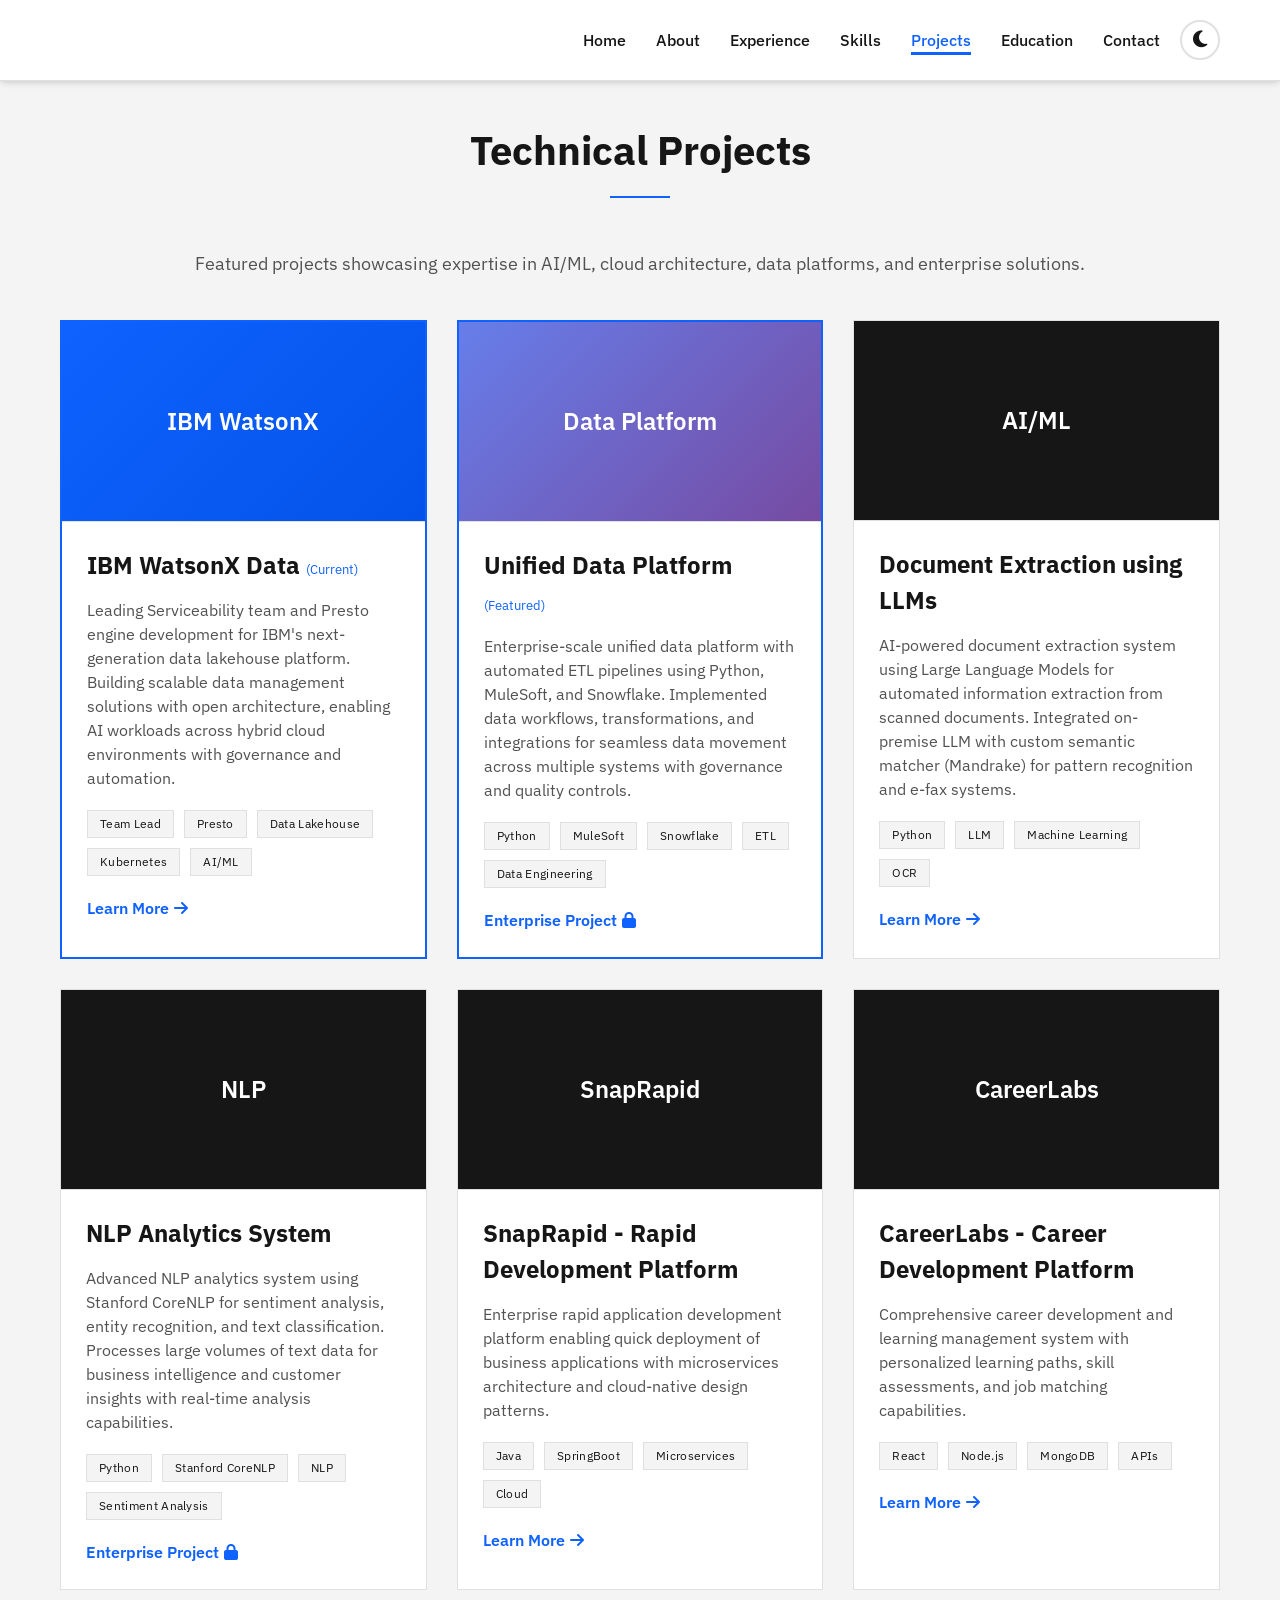
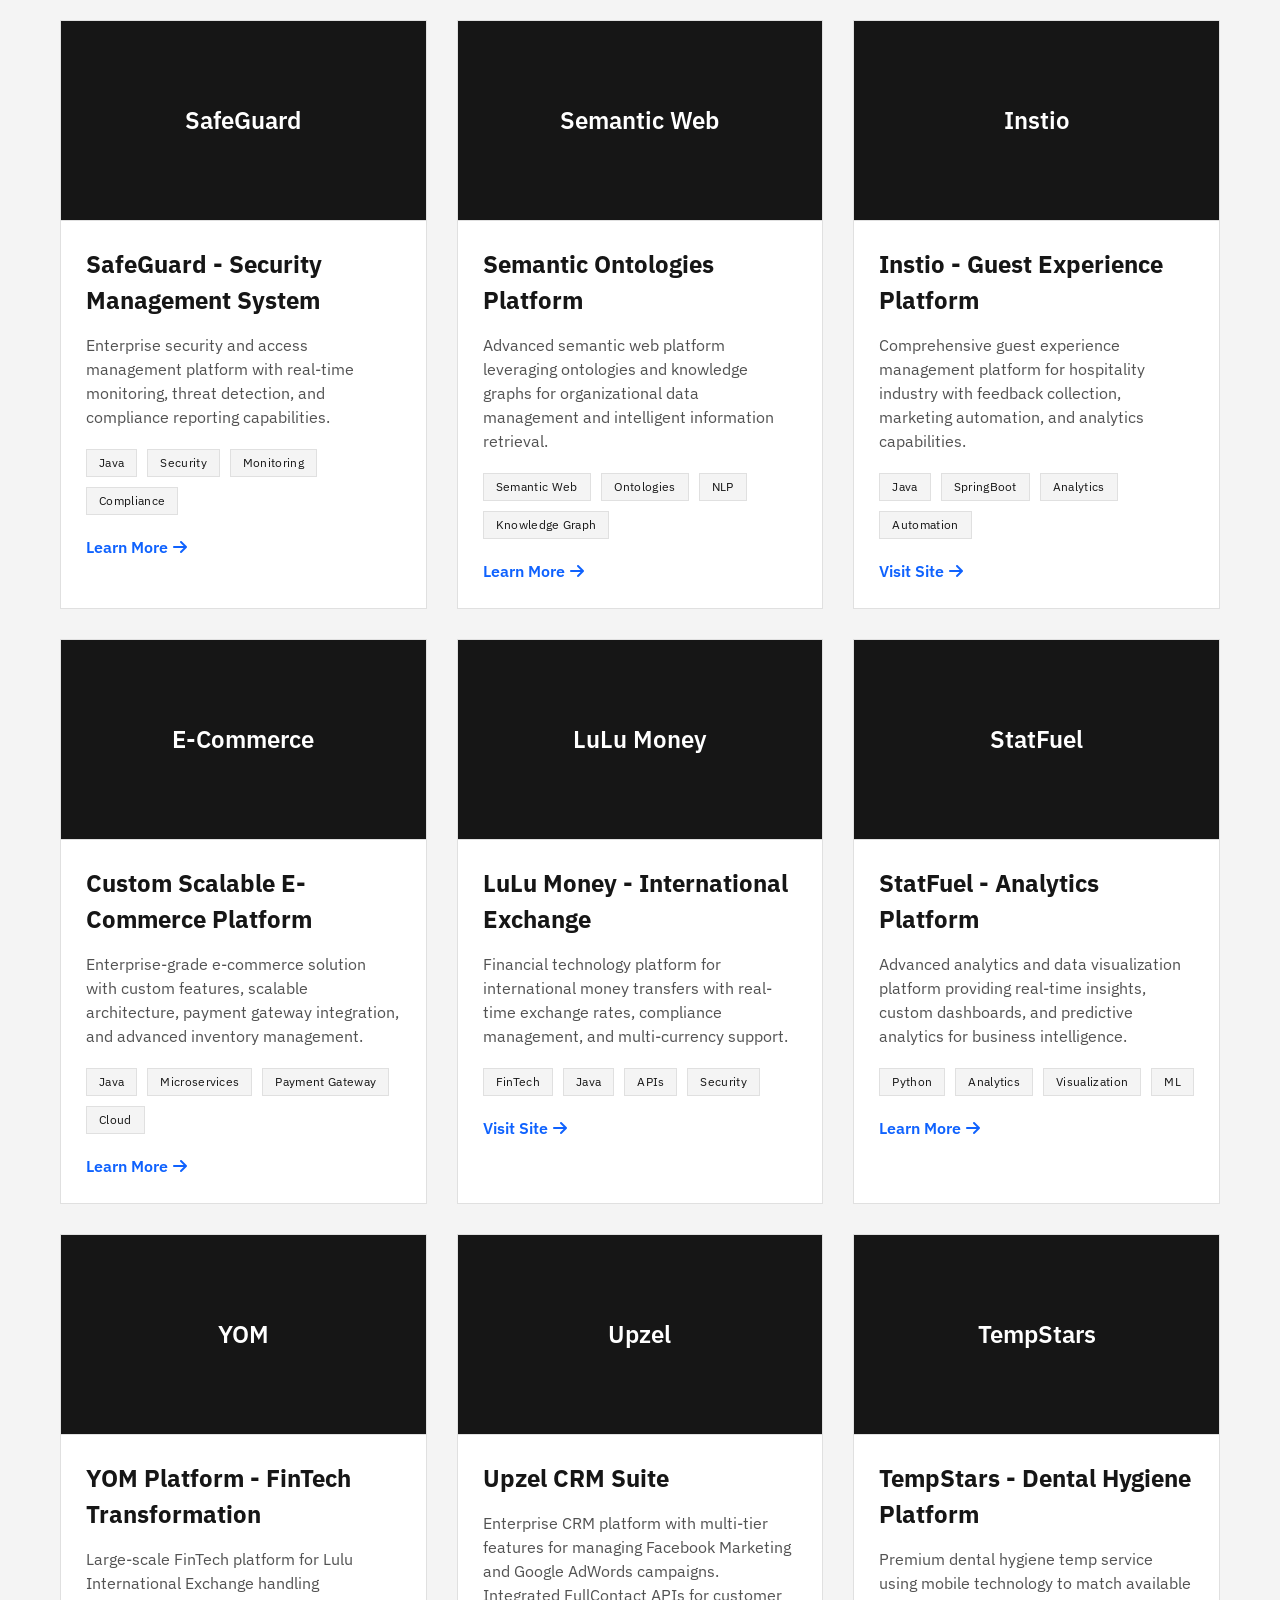
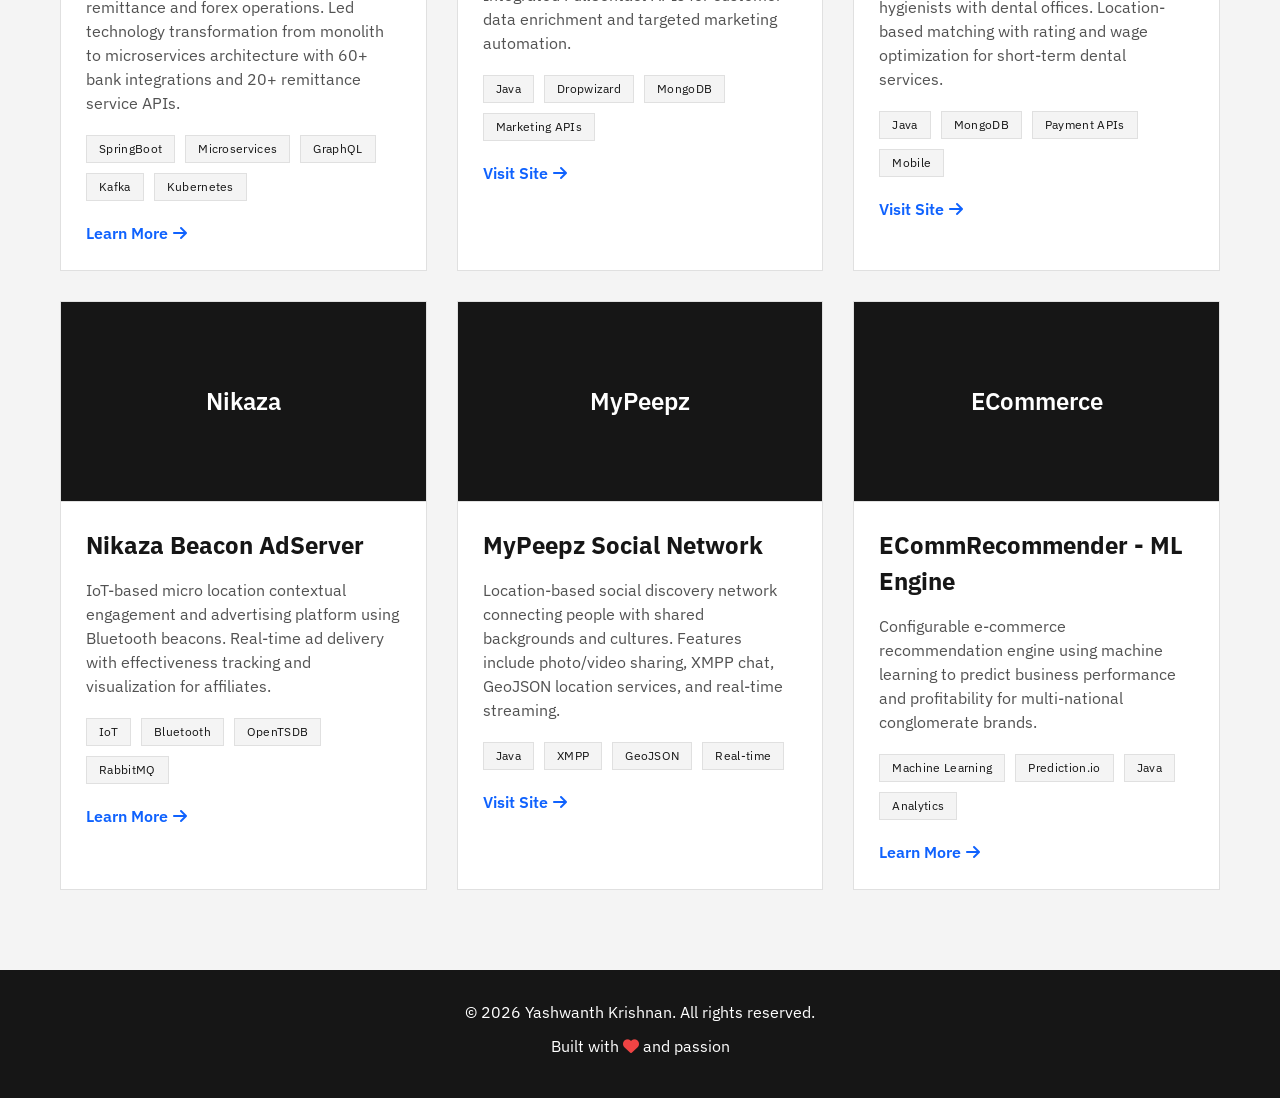
<file: projects.html>
<!DOCTYPE html>
<html lang="en">
<head>
    <!-- Meta Tags: Character encoding, viewport, and SEO description -->
    <meta charset="UTF-8">
    <meta name="viewport" content="width=device-width, initial-scale=1.0">
    <meta name="description" content="Technical Projects - Yashwanth Krishnan">
    <title>Projects - Yashwanth Krishnan</title>
    
    <!-- Favicon: SVG format for scalability -->
    <link rel="icon" type="image/svg+xml" href="favicon.svg">
    
    <!-- IBM Plex Fonts: Professional typography from Google Fonts -->
    <link rel="preconnect" href="https://fonts.googleapis.com">
    <link rel="preconnect" href="https://fonts.gstatic.com" crossorigin>
    <link href="https://fonts.googleapis.com/css2?family=IBM+Plex+Sans:wght@300;400;500;600;700&display=swap" rel="stylesheet">
    
    <!-- Stylesheets: Custom styles and Font Awesome icons -->
    <link rel="stylesheet" href="css/style.css">
    <link rel="stylesheet" href="https://cdnjs.cloudflare.com/ajax/libs/font-awesome/6.4.0/css/all.min.css">
</head>
<body>
    <!-- ============================================
         NAVIGATION BAR
         Main navigation menu with responsive hamburger
         ============================================ -->
    <nav id="main-navigation" class="navbar">
        <div id="nav-container" class="container">
            <ul id="nav-menu" class="nav-links">
                <li><a href="index.html">Home</a></li>
                <li><a href="about.html">About</a></li>
                <li><a href="experience.html">Experience</a></li>
                <li><a href="skills.html">Skills</a></li>
                <li><a href="projects.html" class="active">Projects</a></li>
                <li><a href="education.html">Education</a></li>
                <li><a href="contact.html">Contact</a></li>
            </ul>
            <!-- Theme Toggle Button: Switch between light and dark modes -->
            <button id="theme-toggle" class="theme-toggle" aria-label="Toggle theme">
                <i class="fas fa-moon"></i>
                <i class="fas fa-sun"></i>
            </button>
            <div id="hamburger-menu" class="hamburger">
                <span></span>
                <span></span>
                <span></span>
            </div>
        </div>
    </nav>

    <!-- ============================================
         PROJECTS SECTION
         Portfolio of technical projects and implementations
         Showcases AI/ML, cloud, data platforms, and enterprise solutions
         ============================================ -->
    <section id="projects-section" class="projects" style="padding-top: 120px;">
        <div id="projects-container" class="container">
            <h2 id="projects-title" class="section-title">Technical Projects</h2>
            <div id="projects-intro" class="about-text" style="text-align: center; margin-bottom: 40px;">
                <p id="projects-intro-text">Featured projects showcasing expertise in AI/ML, cloud architecture, data platforms, and enterprise solutions.</p>
            </div>
            <div id="projects-grid" class="projects-grid">
                <!-- ========================================
                     IBM WATSONX DATA - CURRENT PROJECT
                     Enterprise data lakehouse platform
                     ======================================== -->
                <div id="project-watsonx" class="project-card" style="border: 2px solid var(--primary-color);">
                    <div id="project-watsonx-image" class="project-image" style="background: linear-gradient(135deg, #0f62fe 0%, #0353e9 100%);">
                        <div id="project-watsonx-placeholder" class="project-placeholder">IBM WatsonX</div>
                    </div>
                    <div id="project-watsonx-info" class="project-info">
                        <h3 id="project-watsonx-title">IBM WatsonX Data <span style="color: var(--primary-color); font-size: 0.8rem; font-weight: 400;">(Current)</span></h3>
                        <p id="project-watsonx-desc">Leading Serviceability team and Presto engine development for IBM's next-generation data lakehouse platform. Building scalable data management solutions with open architecture, enabling AI workloads across hybrid cloud environments with governance and automation.</p>
                        <div id="project-watsonx-tags" class="project-tags">
                            <span>Team Lead</span>
                            <span>Presto</span>
                            <span>Data Lakehouse</span>
                            <span>Kubernetes</span>
                            <span>AI/ML</span>
                        </div>
                        <a href="https://www.ibm.com/products/watsonx-data" target="_blank" class="project-link">Learn More <i class="fas fa-arrow-right"></i></a>
                    </div>
                </div>
                <div id="project-data-platform" class="project-card" style="border: 2px solid var(--primary-color);">
                    <div id="project-data-platform-image" class="project-image" style="background: linear-gradient(135deg, #667eea 0%, #764ba2 100%);">
                        <div id="project-data-platform-placeholder" class="project-placeholder">Data Platform</div>
                    </div>
                    <div id="project-data-platform-info" class="project-info">
                        <h3 id="project-data-platform-title">Unified Data Platform <span style="color: var(--primary-color); font-size: 0.8rem; font-weight: 400;">(Featured)</span></h3>
                        <p id="project-data-platform-desc">Enterprise-scale unified data platform with automated ETL pipelines using Python, MuleSoft, and Snowflake. Implemented data workflows, transformations, and integrations for seamless data movement across multiple systems with governance and quality controls.</p>
                        <div id="project-data-platform-tags" class="project-tags">
                            <span>Python</span>
                            <span>MuleSoft</span>
                            <span>Snowflake</span>
                            <span>ETL</span>
                            <span>Data Engineering</span>
                        </div>
                        <a href="#" class="project-link">Enterprise Project <i class="fas fa-lock"></i></a>
                    </div>
                </div>
                <div id="project-doc-extraction" class="project-card">
                    <div id="project-doc-extraction-image" class="project-image">
                        <div id="project-doc-extraction-placeholder" class="project-placeholder">AI/ML</div>
                    </div>
                    <div id="project-doc-extraction-info" class="project-info">
                        <h3 id="project-doc-extraction-title">Document Extraction using LLMs</h3>
                        <p id="project-doc-extraction-desc">AI-powered document extraction system using Large Language Models for automated information extraction from scanned documents. Integrated on-premise LLM with custom semantic matcher (Mandrake) for pattern recognition and e-fax systems.</p>
                        <div id="project-doc-extraction-tags" class="project-tags">
                            <span>Python</span>
                            <span>LLM</span>
                            <span>Machine Learning</span>
                            <span>OCR</span>
                        </div>
                        <a href="https://dexlock.com/portfolio/document-extraction/" target="_blank" class="project-link">Learn More <i class="fas fa-arrow-right"></i></a>
                    </div>
                </div>
                <div id="project-nlp-analytics" class="project-card">
                    <div id="project-nlp-analytics-image" class="project-image">
                        <div id="project-nlp-analytics-placeholder" class="project-placeholder">NLP</div>
                    </div>
                    <div id="project-nlp-analytics-info" class="project-info">
                        <h3 id="project-nlp-analytics-title">NLP Analytics System</h3>
                        <p id="project-nlp-analytics-desc">Advanced NLP analytics system using Stanford CoreNLP for sentiment analysis, entity recognition, and text classification. Processes large volumes of text data for business intelligence and customer insights with real-time analysis capabilities.</p>
                        <div id="project-nlp-analytics-tags" class="project-tags">
                            <span>Python</span>
                            <span>Stanford CoreNLP</span>
                            <span>NLP</span>
                            <span>Sentiment Analysis</span>
                        </div>
                        <a href="#" class="project-link">Enterprise Project <i class="fas fa-lock"></i></a>
                    </div>
                </div>
                <div id="project-snaprapid" class="project-card">
                    <div id="project-snaprapid-image" class="project-image">
                        <div id="project-snaprapid-placeholder" class="project-placeholder">SnapRapid</div>
                    </div>
                    <div id="project-snaprapid-info" class="project-info">
                        <h3 id="project-snaprapid-title">SnapRapid - Rapid Development Platform</h3>
                        <p id="project-snaprapid-desc">Enterprise rapid application development platform enabling quick deployment of business applications with microservices architecture and cloud-native design patterns.</p>
                        <div id="project-snaprapid-tags" class="project-tags">
                            <span>Java</span>
                            <span>SpringBoot</span>
                            <span>Microservices</span>
                            <span>Cloud</span>
                        </div>
                        <a href="https://dexlock.com/portfolio/snaprapid/" target="_blank" class="project-link">Learn More <i class="fas fa-arrow-right"></i></a>
                    </div>
                </div>
                <div id="project-careerlabs" class="project-card">
                    <div id="project-careerlabs-image" class="project-image">
                        <div id="project-careerlabs-placeholder" class="project-placeholder">CareerLabs</div>
                    </div>
                    <div id="project-careerlabs-info" class="project-info">
                        <h3 id="project-careerlabs-title">CareerLabs - Career Development Platform</h3>
                        <p id="project-careerlabs-desc">Comprehensive career development and learning management system with personalized learning paths, skill assessments, and job matching capabilities.</p>
                        <div id="project-careerlabs-tags" class="project-tags">
                            <span>React</span>
                            <span>Node.js</span>
                            <span>MongoDB</span>
                            <span>APIs</span>
                        </div>
                        <a href="https://dexlock.com/portfolio/careerlabs/" target="_blank" class="project-link">Learn More <i class="fas fa-arrow-right"></i></a>
                    </div>
                </div>
                <div id="project-safeguard" class="project-card">
                    <div id="project-safeguard-image" class="project-image">
                        <div id="project-safeguard-placeholder" class="project-placeholder">SafeGuard</div>
                    </div>
                    <div id="project-safeguard-info" class="project-info">
                        <h3 id="project-safeguard-title">SafeGuard - Security Management System</h3>
                        <p id="project-safeguard-desc">Enterprise security and access management platform with real-time monitoring, threat detection, and compliance reporting capabilities.</p>
                        <div id="project-safeguard-tags" class="project-tags">
                            <span>Java</span>
                            <span>Security</span>
                            <span>Monitoring</span>
                            <span>Compliance</span>
                        </div>
                        <a href="https://dexlock.com/portfolio/safeguard/" target="_blank" class="project-link">Learn More <i class="fas fa-arrow-right"></i></a>
                    </div>
                </div>
                <div id="project-semantic" class="project-card">
                    <div id="project-semantic-image" class="project-image">
                        <div id="project-semantic-placeholder" class="project-placeholder">Semantic Web</div>
                    </div>
                    <div id="project-semantic-info" class="project-info">
                        <h3 id="project-semantic-title">Semantic Ontologies Platform</h3>
                        <p id="project-semantic-desc">Advanced semantic web platform leveraging ontologies and knowledge graphs for organizational data management and intelligent information retrieval.</p>
                        <div id="project-semantic-tags" class="project-tags">
                            <span>Semantic Web</span>
                            <span>Ontologies</span>
                            <span>NLP</span>
                            <span>Knowledge Graph</span>
                        </div>
                        <a href="https://dexlock.com/portfolio/semantic-ontologies-for-organizational-success/" target="_blank" class="project-link">Learn More <i class="fas fa-arrow-right"></i></a>
                    </div>
                </div>
                <div id="project-instio" class="project-card">
                    <div id="project-instio-image" class="project-image">
                        <div id="project-instio-placeholder" class="project-placeholder">Instio</div>
                    </div>
                    <div id="project-instio-info" class="project-info">
                        <h3 id="project-instio-title">Instio - Guest Experience Platform</h3>
                        <p id="project-instio-desc">Comprehensive guest experience management platform for hospitality industry with feedback collection, marketing automation, and analytics capabilities.</p>
                        <div id="project-instio-tags" class="project-tags">
                            <span>Java</span>
                            <span>SpringBoot</span>
                            <span>Analytics</span>
                            <span>Automation</span>
                        </div>
                        <a href="https://www.instio.co/" target="_blank" class="project-link">Visit Site <i class="fas fa-arrow-right"></i></a>
                    </div>
                </div>
                <div id="project-ecommerce" class="project-card">
                    <div id="project-ecommerce-image" class="project-image">
                        <div id="project-ecommerce-placeholder" class="project-placeholder">E-Commerce</div>
                    </div>
                    <div id="project-ecommerce-info" class="project-info">
                        <h3 id="project-ecommerce-title">Custom Scalable E-Commerce Platform</h3>
                        <p id="project-ecommerce-desc">Enterprise-grade e-commerce solution with custom features, scalable architecture, payment gateway integration, and advanced inventory management.</p>
                        <div id="project-ecommerce-tags" class="project-tags">
                            <span>Java</span>
                            <span>Microservices</span>
                            <span>Payment Gateway</span>
                            <span>Cloud</span>
                        </div>
                        <a href="https://dexlock.com/portfolio/custom-scalable-ecommerce-platform/" target="_blank" class="project-link">Learn More <i class="fas fa-arrow-right"></i></a>
                    </div>
                </div>
                <div id="project-lulumoney" class="project-card">
                    <div id="project-lulumoney-image" class="project-image">
                        <div id="project-lulumoney-placeholder" class="project-placeholder">LuLu Money</div>
                    </div>
                    <div id="project-lulumoney-info" class="project-info">
                        <h3 id="project-lulumoney-title">LuLu Money - International Exchange</h3>
                        <p id="project-lulumoney-desc">Financial technology platform for international money transfers with real-time exchange rates, compliance management, and multi-currency support.</p>
                        <div id="project-lulumoney-tags" class="project-tags">
                            <span>FinTech</span>
                            <span>Java</span>
                            <span>APIs</span>
                            <span>Security</span>
                        </div>
                        <a href="https://www.lulumoney.com/" target="_blank" class="project-link">Visit Site <i class="fas fa-arrow-right"></i></a>
                    </div>
                </div>
                <div id="project-statfuel" class="project-card">
                    <div id="project-statfuel-image" class="project-image">
                        <div id="project-statfuel-placeholder" class="project-placeholder">StatFuel</div>
                    </div>
                    <div id="project-statfuel-info" class="project-info">
                        <h3 id="project-statfuel-title">StatFuel - Analytics Platform</h3>
                        <p id="project-statfuel-desc">Advanced analytics and data visualization platform providing real-time insights, custom dashboards, and predictive analytics for business intelligence.</p>
                        <div id="project-statfuel-tags" class="project-tags">
                            <span>Python</span>
                            <span>Analytics</span>
                            <span>Visualization</span>
                            <span>ML</span>
                        </div>
                        <a href="https://dexlock.com/portfolio/statfuel/" target="_blank" class="project-link">Learn More <i class="fas fa-arrow-right"></i></a>
                    </div>
                </div>
                <div id="project-yom" class="project-card">
                    <div id="project-yom-image" class="project-image">
                        <div id="project-yom-placeholder" class="project-placeholder">YOM</div>
                    </div>
                    <div id="project-yom-info" class="project-info">
                        <h3 id="project-yom-title">YOM Platform - FinTech Transformation</h3>
                        <p id="project-yom-desc">Large-scale FinTech platform for Lulu International Exchange handling remittance and forex operations. Led technology transformation from monolith to microservices architecture with 60+ bank integrations and 20+ remittance service APIs.</p>
                        <div id="project-yom-tags" class="project-tags">
                            <span>SpringBoot</span>
                            <span>Microservices</span>
                            <span>GraphQL</span>
                            <span>Kafka</span>
                            <span>Kubernetes</span>
                        </div>
                        <a href="https://yomweb.luluone.com/" target="_blank" class="project-link">Learn More <i class="fas fa-arrow-right"></i></a>
                    </div>
                </div>
                <div id="project-upzel" class="project-card">
                    <div id="project-upzel-image" class="project-image">
                        <div id="project-upzel-placeholder" class="project-placeholder">Upzel</div>
                    </div>
                    <div id="project-upzel-info" class="project-info">
                        <h3 id="project-upzel-title">Upzel CRM Suite</h3>
                        <p id="project-upzel-desc">Enterprise CRM platform with multi-tier features for managing Facebook Marketing and Google AdWords campaigns. Integrated FullContact APIs for customer data enrichment and targeted marketing automation.</p>
                        <div id="project-upzel-tags" class="project-tags">
                            <span>Java</span>
                            <span>Dropwizard</span>
                            <span>MongoDB</span>
                            <span>Marketing APIs</span>
                        </div>
                        <a href="http://upzel.io" target="_blank" class="project-link">Visit Site <i class="fas fa-arrow-right"></i></a>
                    </div>
                </div>
                <div id="project-tempstars" class="project-card">
                    <div id="project-tempstars-image" class="project-image">
                        <div id="project-tempstars-placeholder" class="project-placeholder">TempStars</div>
                    </div>
                    <div id="project-tempstars-info" class="project-info">
                        <h3 id="project-tempstars-title">TempStars - Dental Hygiene Platform</h3>
                        <p id="project-tempstars-desc">Premium dental hygiene temp service using mobile technology to match available hygienists with dental offices. Location-based matching with rating and wage optimization for short-term dental services.</p>
                        <div id="project-tempstars-tags" class="project-tags">
                            <span>Java</span>
                            <span>MongoDB</span>
                            <span>Payment APIs</span>
                            <span>Mobile</span>
                        </div>
                        <a href="http://tempstars.ca" target="_blank" class="project-link">Visit Site <i class="fas fa-arrow-right"></i></a>
                    </div>
                </div>
                <div id="project-nikaza" class="project-card">
                    <div id="project-nikaza-image" class="project-image">
                        <div id="project-nikaza-placeholder" class="project-placeholder">Nikaza</div>
                    </div>
                    <div id="project-nikaza-info" class="project-info">
                        <h3 id="project-nikaza-title">Nikaza Beacon AdServer</h3>
                        <p id="project-nikaza-desc">IoT-based micro location contextual engagement and advertising platform using Bluetooth beacons. Real-time ad delivery with effectiveness tracking and visualization for affiliates.</p>
                        <div id="project-nikaza-tags" class="project-tags">
                            <span>IoT</span>
                            <span>Bluetooth</span>
                            <span>OpenTSDB</span>
                            <span>RabbitMQ</span>
                        </div>
                        <a href="http://nikaza.me" target="_blank" class="project-link">Learn More <i class="fas fa-arrow-right"></i></a>
                    </div>
                </div>
                <div id="project-mypeepz" class="project-card">
                    <div id="project-mypeepz-image" class="project-image">
                        <div id="project-mypeepz-placeholder" class="project-placeholder">MyPeepz</div>
                    </div>
                    <div id="project-mypeepz-info" class="project-info">
                        <h3 id="project-mypeepz-title">MyPeepz Social Network</h3>
                        <p id="project-mypeepz-desc">Location-based social discovery network connecting people with shared backgrounds and cultures. Features include photo/video sharing, XMPP chat, GeoJSON location services, and real-time streaming.</p>
                        <div id="project-mypeepz-tags" class="project-tags">
                            <span>Java</span>
                            <span>XMPP</span>
                            <span>GeoJSON</span>
                            <span>Real-time</span>
                        </div>
                        <a href="http://mypeeps.me" target="_blank" class="project-link">Visit Site <i class="fas fa-arrow-right"></i></a>
                    </div>
                </div>
                <div id="project-ecommrecommender" class="project-card">
                    <div id="project-ecommrecommender-image" class="project-image">
                        <div id="project-ecommrecommender-placeholder" class="project-placeholder">ECommerce</div>
                    </div>
                    <div id="project-ecommrecommender-info" class="project-info">
                        <h3 id="project-ecommrecommender-title">ECommRecommender - ML Engine</h3>
                        <p id="project-ecommrecommender-desc">Configurable e-commerce recommendation engine using machine learning to predict business performance and profitability for multi-national conglomerate brands.</p>
                        <div id="project-ecommrecommender-tags" class="project-tags">
                            <span>Machine Learning</span>
                            <span>Prediction.io</span>
                            <span>Java</span>
                            <span>Analytics</span>
                        </div>
                        <a href="http://blacktri.com" target="_blank" class="project-link">Learn More <i class="fas fa-arrow-right"></i></a>
                    </div>
                </div>
            </div>
        </div>
    </section>

    <!-- Footer -->
    <footer id="main-footer" class="footer">
        <div id="footer-container" class="container">
            <p id="footer-copyright">&copy; <span data-current-year>2024</span> Yashwanth Krishnan. All rights reserved.</p>
            <p id="footer-tagline">Built with <i id="footer-heart-icon" class="fas fa-heart"></i> and passion</p>
        </div>
    </footer>

    <script src="js/script.js"></script>
</body>
</html>
</file>
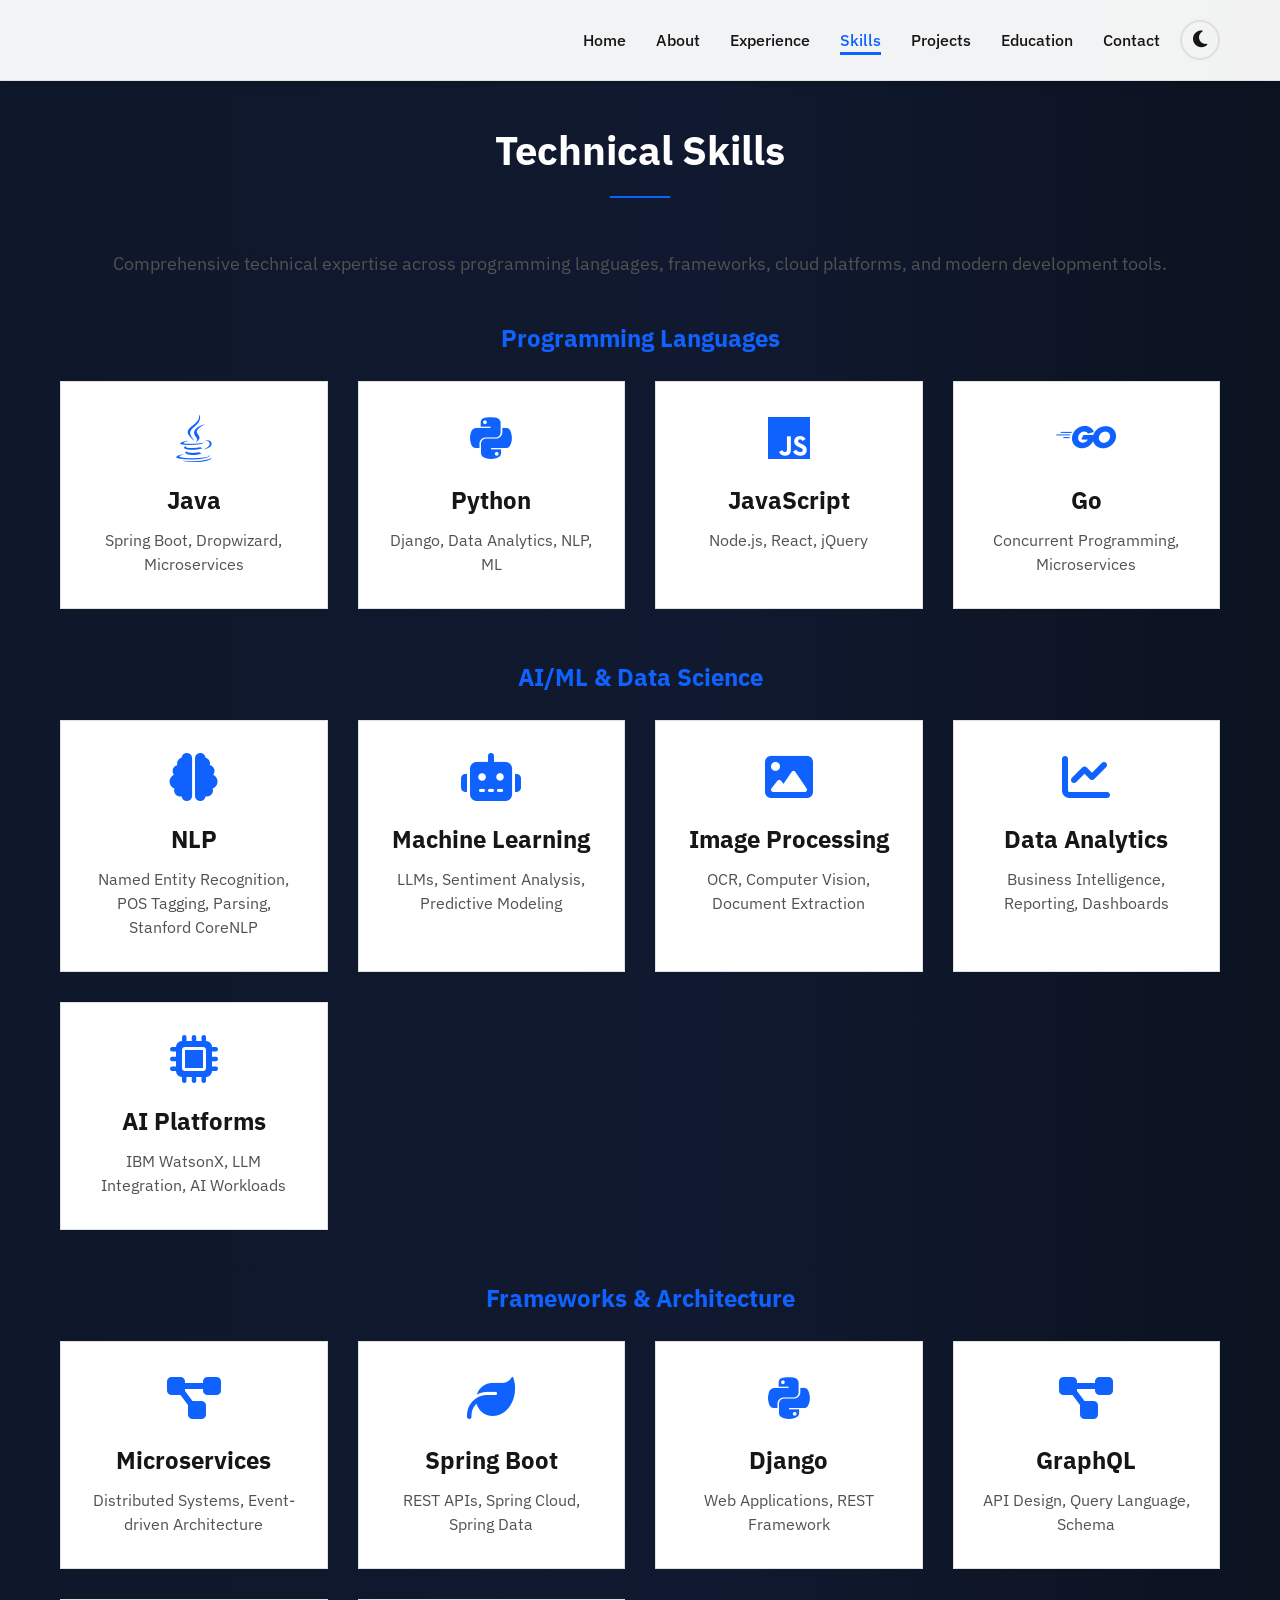
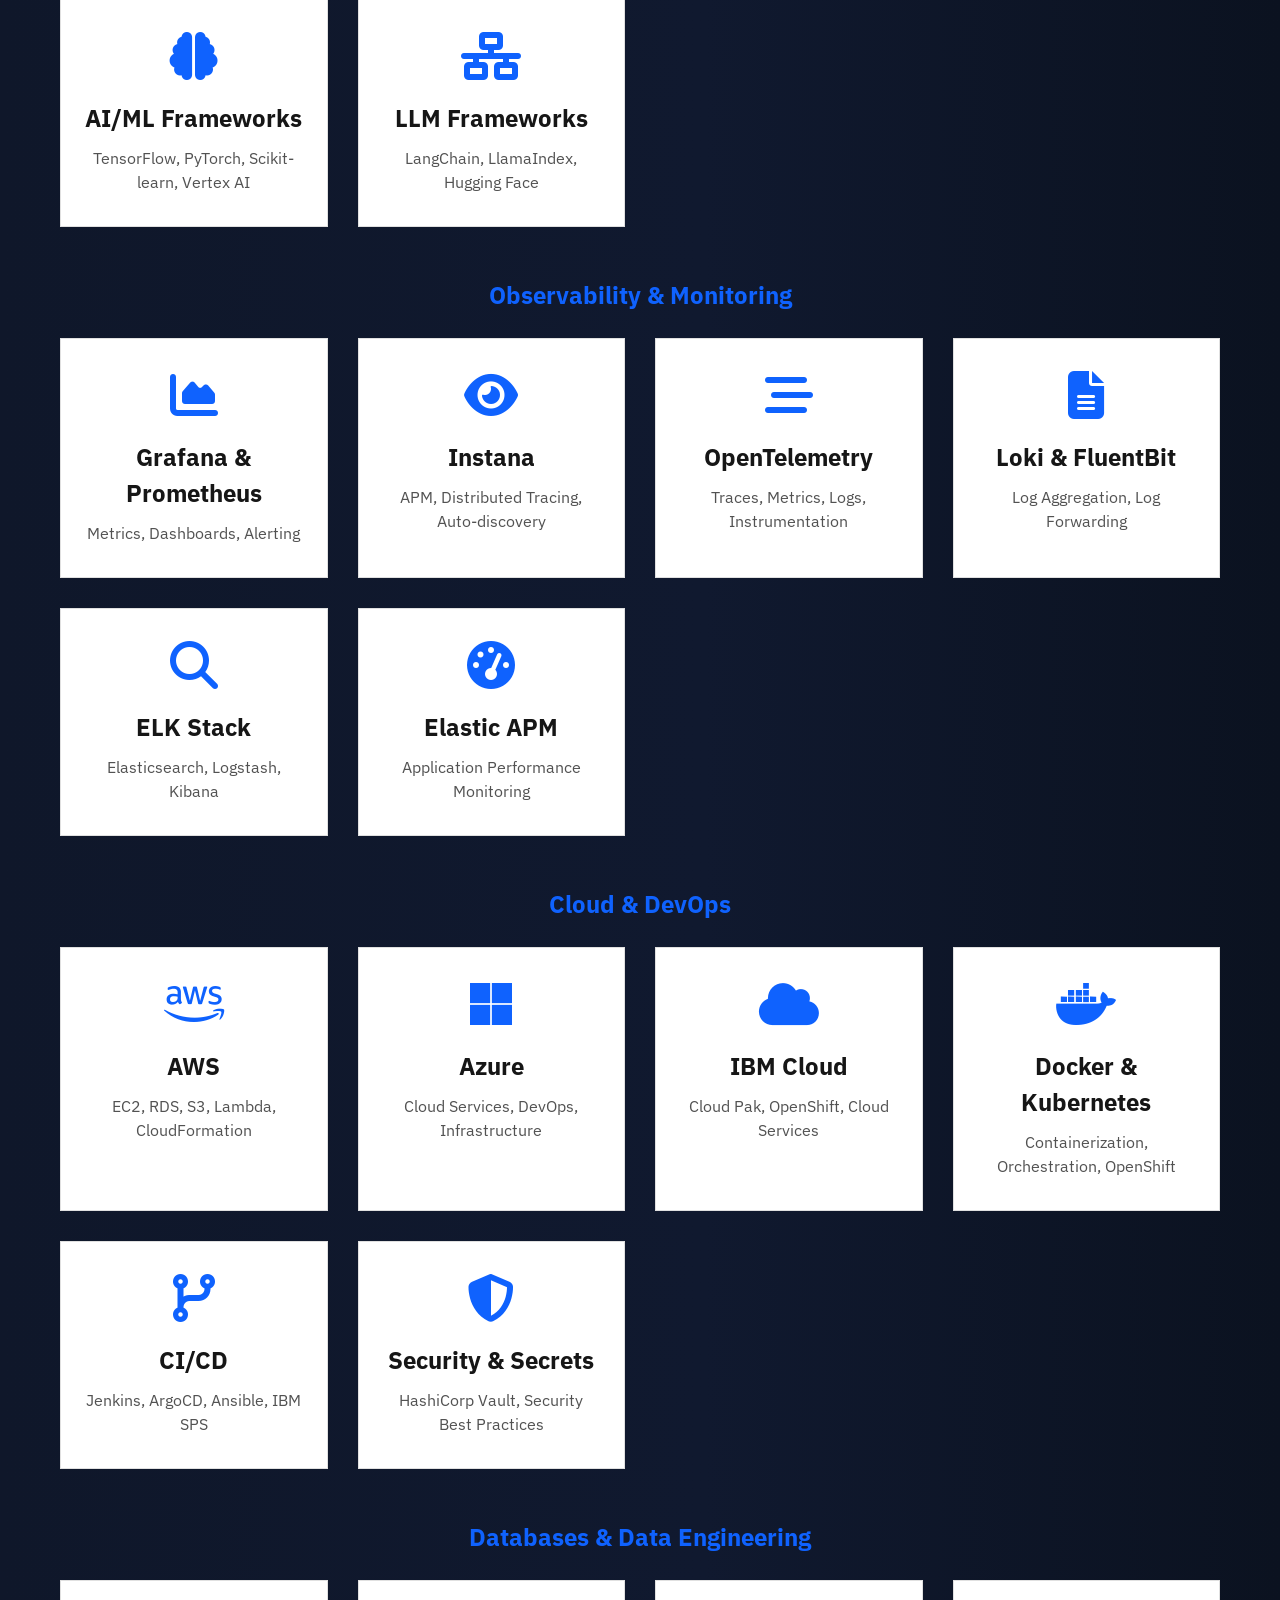
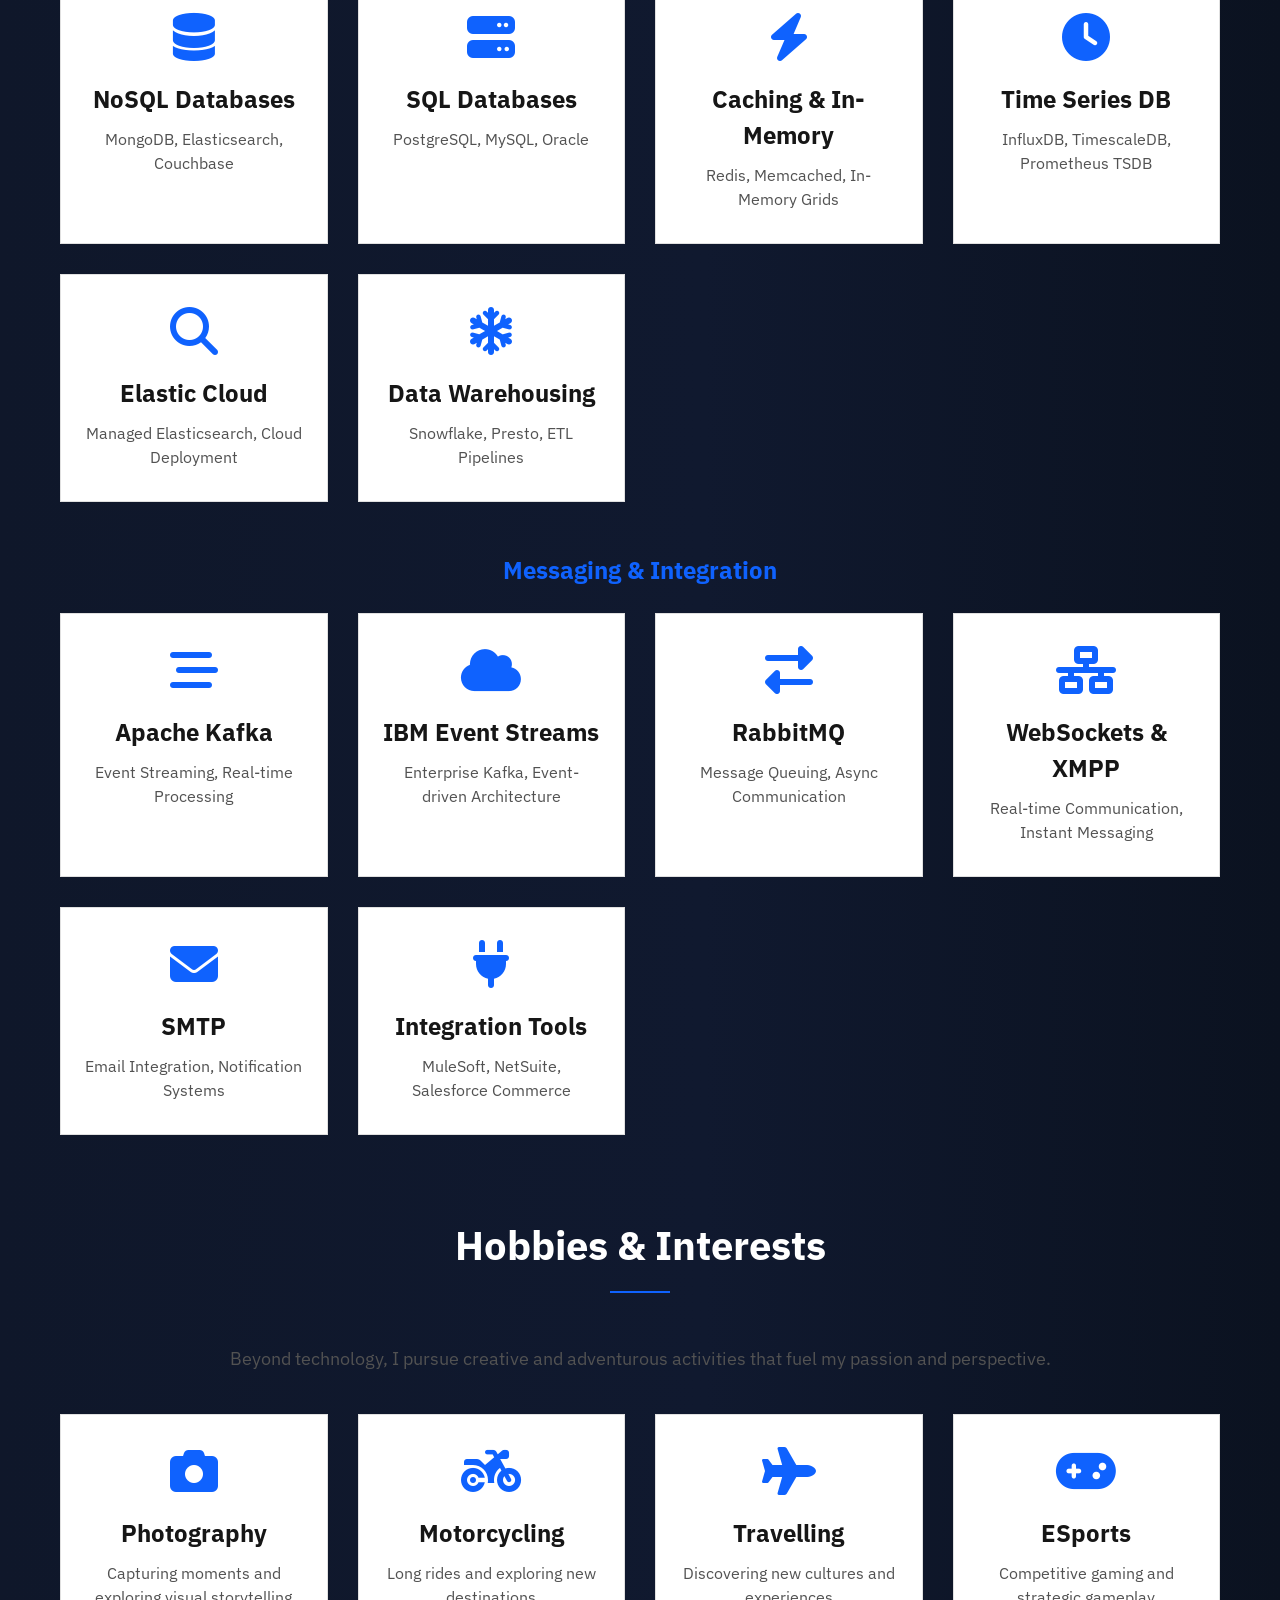
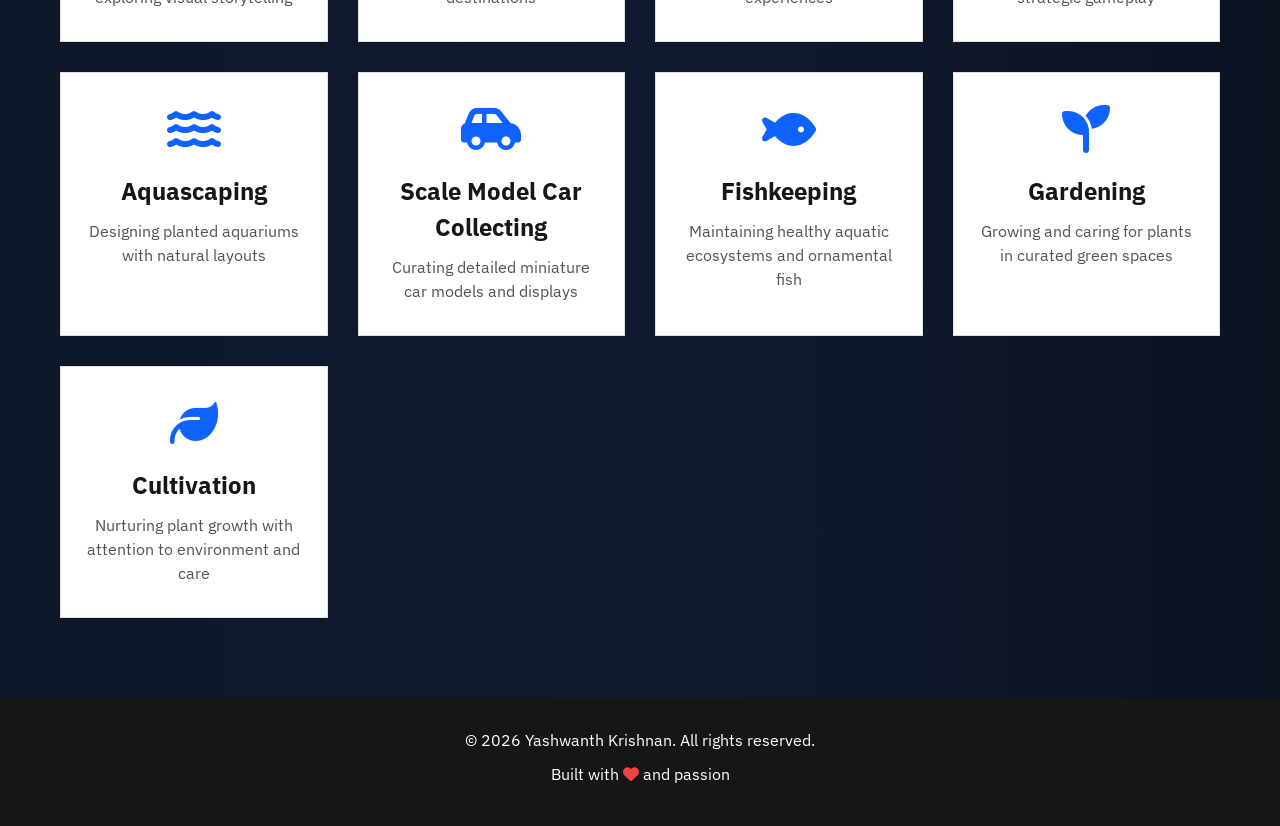
<file: skills.html>
<!DOCTYPE html>
<html lang="en">
<head>
    <!-- Meta Tags: Character encoding, viewport, and SEO description -->
    <meta charset="UTF-8">
    <meta name="viewport" content="width=device-width, initial-scale=1.0">
    <meta name="description" content="Technical Skills - Yashwanth Krishnan">
    <title>Skills - Yashwanth Krishnan</title>
    
    <!-- Favicon: SVG format for scalability -->
    <link rel="icon" type="image/svg+xml" href="favicon.svg">
    
    <!-- IBM Plex Fonts: Professional typography from Google Fonts -->
    <link rel="preconnect" href="https://fonts.googleapis.com">
    <link rel="preconnect" href="https://fonts.gstatic.com" crossorigin>
    <link href="https://fonts.googleapis.com/css2?family=IBM+Plex+Sans:wght@300;400;500;600;700&display=swap" rel="stylesheet">
    
    <!-- Stylesheets: Custom styles and Font Awesome icons -->
    <link rel="stylesheet" href="css/style.css">
    <link rel="stylesheet" href="https://cdnjs.cloudflare.com/ajax/libs/font-awesome/6.4.0/css/all.min.css">
</head>
<body>
    <!-- ============================================
         NAVIGATION BAR
         Main navigation menu with responsive hamburger
         ============================================ -->
    <nav id="main-navigation" class="navbar">
        <div id="nav-container" class="container">
            <ul id="nav-menu" class="nav-links">
                <li><a href="index.html">Home</a></li>
                <li><a href="about.html">About</a></li>
                <li><a href="experience.html">Experience</a></li>
                <li><a href="skills.html" class="active">Skills</a></li>
                <li><a href="projects.html">Projects</a></li>
                <li><a href="education.html">Education</a></li>
                <li><a href="contact.html">Contact</a></li>
            </ul>
            <!-- Theme Toggle Button: Switch between light and dark modes -->
            <button id="theme-toggle" class="theme-toggle" aria-label="Toggle theme">
                <i class="fas fa-moon"></i>
                <i class="fas fa-sun"></i>
            </button>
            <div id="hamburger-menu" class="hamburger">
                <span></span>
                <span></span>
                <span></span>
            </div>
        </div>
    </nav>

    <!-- ============================================
         SKILLS SECTION
         Comprehensive technical skills organized by category
         Includes programming languages, frameworks, tools, and platforms
         ============================================ -->
    <section id="skills-section" class="skills" style="padding-top: 120px;">
        <div id="skills-container" class="container">
            <h2 id="skills-title" class="section-title">Technical Skills</h2>
            <div id="skills-intro" class="about-text" style="text-align: center; margin-bottom: 40px;">
                <p id="skills-intro-text">Comprehensive technical expertise across programming languages, frameworks, cloud platforms, and modern development tools.</p>
            </div>

            <!-- ========================================
                 PROGRAMMING LANGUAGES
                 Core programming languages and proficiency
                 ======================================== -->
            <div id="programming-languages-section" style="margin-bottom: 50px;">
                <h3 id="programming-languages-title" style="font-size: 1.5rem; margin-bottom: 25px; color: var(--primary-color); text-align: center;">Programming Languages</h3>
                <div id="programming-languages-grid" class="skills-grid">
                    <!-- Individual Skill Cards -->
                    <div id="skill-java" class="skill-card">
                        <i class="fab fa-java" style="font-size: 3rem; color: var(--primary-color);"></i>
                        <h3 id="skill-java-title">Java</h3>
                        <p id="skill-java-desc">Spring Boot, Dropwizard, Microservices</p>
                    </div>
                    <div id="skill-python" class="skill-card">
                        <i class="fab fa-python" style="font-size: 3rem; color: var(--primary-color);"></i>
                        <h3 id="skill-python-title">Python</h3>
                        <p id="skill-python-desc">Django, Data Analytics, NLP, ML</p>
                    </div>
                    <div id="skill-javascript" class="skill-card">
                        <i class="fab fa-js" style="font-size: 3rem; color: var(--primary-color);"></i>
                        <h3 id="skill-javascript-title">JavaScript</h3>
                        <p id="skill-javascript-desc">Node.js, React, jQuery</p>
                    </div>
                    <div id="skill-go" class="skill-card">
                        <i class="fab fa-golang" style="font-size: 3rem; color: var(--primary-color);"></i>
                        <h3 id="skill-go-title">Go</h3>
                        <p id="skill-go-desc">Concurrent Programming, Microservices</p>
                    </div>
                </div>
            </div>

            <!-- AI/ML & Data Science -->
            <div id="aiml-section" style="margin-bottom: 50px;">
                <h3 id="aiml-title" style="font-size: 1.5rem; margin-bottom: 25px; color: var(--primary-color); text-align: center;">AI/ML & Data Science</h3>
                <div id="aiml-grid" class="skills-grid">
                    <div id="skill-nlp" class="skill-card">
                        <i class="fas fa-brain" style="font-size: 3rem; color: var(--primary-color);"></i>
                        <h3 id="skill-nlp-title">NLP</h3>
                        <p id="skill-nlp-desc">Named Entity Recognition, POS Tagging, Parsing, Stanford CoreNLP</p>
                    </div>
                    <div id="skill-ml" class="skill-card">
                        <i class="fas fa-robot" style="font-size: 3rem; color: var(--primary-color);"></i>
                        <h3 id="skill-ml-title">Machine Learning</h3>
                        <p id="skill-ml-desc">LLMs, Sentiment Analysis, Predictive Modeling</p>
                    </div>
                    <div id="skill-image-processing" class="skill-card">
                        <i class="fas fa-image" style="font-size: 3rem; color: var(--primary-color);"></i>
                        <h3 id="skill-image-processing-title">Image Processing</h3>
                        <p id="skill-image-processing-desc">OCR, Computer Vision, Document Extraction</p>
                    </div>
                    <div id="skill-data-analytics" class="skill-card">
                        <i class="fas fa-chart-line" style="font-size: 3rem; color: var(--primary-color);"></i>
                        <h3 id="skill-data-analytics-title">Data Analytics</h3>
                        <p id="skill-data-analytics-desc">Business Intelligence, Reporting, Dashboards</p>
                    </div>
                    <div id="skill-ai-platforms" class="skill-card">
                        <i class="fas fa-microchip" style="font-size: 3rem; color: var(--primary-color);"></i>
                        <h3 id="skill-ai-platforms-title">AI Platforms</h3>
                        <p id="skill-ai-platforms-desc">IBM WatsonX, LLM Integration, AI Workloads</p>
                    </div>
                </div>
            </div>

            <!-- Frameworks & Architecture -->
            <div id="frameworks-section" style="margin-bottom: 50px;">
                <h3 id="frameworks-title" style="font-size: 1.5rem; margin-bottom: 25px; color: var(--primary-color); text-align: center;">Frameworks & Architecture</h3>
                <div id="frameworks-grid" class="skills-grid">
                    <div id="skill-microservices" class="skill-card">
                        <i class="fas fa-project-diagram" style="font-size: 3rem; color: var(--primary-color);"></i>
                        <h3 id="skill-microservices-title">Microservices</h3>
                        <p id="skill-microservices-desc">Distributed Systems, Event-driven Architecture</p>
                    </div>
                    <div id="skill-spring-boot" class="skill-card">
                        <i class="fas fa-leaf" style="font-size: 3rem; color: var(--primary-color);"></i>
                        <h3 id="skill-spring-boot-title">Spring Boot</h3>
                        <p id="skill-spring-boot-desc">REST APIs, Spring Cloud, Spring Data</p>
                    </div>
                    <div id="skill-django" class="skill-card">
                        <i class="fab fa-python" style="font-size: 3rem; color: var(--primary-color);"></i>
                        <h3 id="skill-django-title">Django</h3>
                        <p id="skill-django-desc">Web Applications, REST Framework</p>
                    </div>
                    <div id="skill-graphql" class="skill-card">
                        <i class="fas fa-project-diagram" style="font-size: 3rem; color: var(--primary-color);"></i>
                        <h3 id="skill-graphql-title">GraphQL</h3>
                        <p id="skill-graphql-desc">API Design, Query Language, Schema</p>
                    </div>
                    <div id="skill-aiml-frameworks" class="skill-card">
                        <i class="fas fa-brain" style="font-size: 3rem; color: var(--primary-color);"></i>
                        <h3 id="skill-aiml-frameworks-title">AI/ML Frameworks</h3>
                        <p id="skill-aiml-frameworks-desc">TensorFlow, PyTorch, Scikit-learn, Vertex AI</p>
                    </div>
                    <div id="skill-llm-frameworks" class="skill-card">
                        <i class="fas fa-network-wired" style="font-size: 3rem; color: var(--primary-color);"></i>
                        <h3 id="skill-llm-frameworks-title">LLM Frameworks</h3>
                        <p id="skill-llm-frameworks-desc">LangChain, LlamaIndex, Hugging Face</p>
                    </div>
                </div>
            </div>

            <!-- Observability & Monitoring -->
            <div id="observability-section" style="margin-bottom: 50px;">
                <h3 id="observability-title" style="font-size: 1.5rem; margin-bottom: 25px; color: var(--primary-color); text-align: center;">Observability & Monitoring</h3>
                <div id="observability-grid" class="skills-grid">
                    <div class="skill-card">
                        <i class="fas fa-chart-area" style="font-size: 3rem; color: var(--primary-color);"></i>
                        <h3>Grafana & Prometheus</h3>
                        <p>Metrics, Dashboards, Alerting</p>
                    </div>
                    <div class="skill-card">
                        <i class="fas fa-eye" style="font-size: 3rem; color: var(--primary-color);"></i>
                        <h3>Instana</h3>
                        <p>APM, Distributed Tracing, Auto-discovery</p>
                    </div>
                    <div class="skill-card">
                        <i class="fas fa-stream" style="font-size: 3rem; color: var(--primary-color);"></i>
                        <h3>OpenTelemetry</h3>
                        <p>Traces, Metrics, Logs, Instrumentation</p>
                    </div>
                    <div class="skill-card">
                        <i class="fas fa-file-alt" style="font-size: 3rem; color: var(--primary-color);"></i>
                        <h3>Loki & FluentBit</h3>
                        <p>Log Aggregation, Log Forwarding</p>
                    </div>
                    <div class="skill-card">
                        <i class="fas fa-search" style="font-size: 3rem; color: var(--primary-color);"></i>
                        <h3>ELK Stack</h3>
                        <p>Elasticsearch, Logstash, Kibana</p>
                    </div>
                    <div class="skill-card">
                        <i class="fas fa-tachometer-alt" style="font-size: 3rem; color: var(--primary-color);"></i>
                        <h3>Elastic APM</h3>
                        <p>Application Performance Monitoring</p>
                    </div>
                </div>
            </div>

            <!-- Cloud & DevOps -->
            <div id="cloud-devops-section" style="margin-bottom: 50px;">
                <h3 id="cloud-devops-title" style="font-size: 1.5rem; margin-bottom: 25px; color: var(--primary-color); text-align: center;">Cloud & DevOps</h3>
                <div id="cloud-devops-grid" class="skills-grid">
                    <div class="skill-card">
                        <i class="fab fa-aws" style="font-size: 3rem; color: var(--primary-color);"></i>
                        <h3>AWS</h3>
                        <p>EC2, RDS, S3, Lambda, CloudFormation</p>
                    </div>
                    <div class="skill-card">
                        <i class="fab fa-microsoft" style="font-size: 3rem; color: var(--primary-color);"></i>
                        <h3>Azure</h3>
                        <p>Cloud Services, DevOps, Infrastructure</p>
                    </div>
                    <div class="skill-card">
                        <i class="fas fa-cloud" style="font-size: 3rem; color: var(--primary-color);"></i>
                        <h3>IBM Cloud</h3>
                        <p>Cloud Pak, OpenShift, Cloud Services</p>
                    </div>
                    <div class="skill-card">
                        <i class="fab fa-docker" style="font-size: 3rem; color: var(--primary-color);"></i>
                        <h3>Docker & Kubernetes</h3>
                        <p>Containerization, Orchestration, OpenShift</p>
                    </div>
                    <div class="skill-card">
                        <i class="fas fa-code-branch" style="font-size: 3rem; color: var(--primary-color);"></i>
                        <h3>CI/CD</h3>
                        <p>Jenkins, ArgoCD, Ansible, IBM SPS</p>
                    </div>
                    <div class="skill-card">
                        <i class="fas fa-shield-alt" style="font-size: 3rem; color: var(--primary-color);"></i>
                        <h3>Security & Secrets</h3>
                        <p>HashiCorp Vault, Security Best Practices</p>
                    </div>
                </div>
            </div>

            <!-- Databases & Data Engineering -->
            <div id="databases-section" style="margin-bottom: 50px;">
                <h3 id="databases-title" style="font-size: 1.5rem; margin-bottom: 25px; color: var(--primary-color); text-align: center;">Databases & Data Engineering</h3>
                <div id="databases-grid" class="skills-grid">
                    <div class="skill-card">
                        <i class="fas fa-database" style="font-size: 3rem; color: var(--primary-color);"></i>
                        <h3>NoSQL Databases</h3>
                        <p>MongoDB, Elasticsearch, Couchbase</p>
                    </div>
                    <div class="skill-card">
                        <i class="fas fa-server" style="font-size: 3rem; color: var(--primary-color);"></i>
                        <h3>SQL Databases</h3>
                        <p>PostgreSQL, MySQL, Oracle</p>
                    </div>
                    <div class="skill-card">
                        <i class="fas fa-bolt" style="font-size: 3rem; color: var(--primary-color);"></i>
                        <h3>Caching & In-Memory</h3>
                        <p>Redis, Memcached, In-Memory Grids</p>
                    </div>
                    <div class="skill-card">
                        <i class="fas fa-clock" style="font-size: 3rem; color: var(--primary-color);"></i>
                        <h3>Time Series DB</h3>
                        <p>InfluxDB, TimescaleDB, Prometheus TSDB</p>
                    </div>
                    <div class="skill-card">
                        <i class="fas fa-search" style="font-size: 3rem; color: var(--primary-color);"></i>
                        <h3>Elastic Cloud</h3>
                        <p>Managed Elasticsearch, Cloud Deployment</p>
                    </div>
                    <div class="skill-card">
                        <i class="fas fa-snowflake" style="font-size: 3rem; color: var(--primary-color);"></i>
                        <h3>Data Warehousing</h3>
                        <p>Snowflake, Presto, ETL Pipelines</p>
                    </div>
                </div>
            </div>

            <!-- Messaging & Integration -->
            <div id="messaging-section" style="margin-bottom: 50px;">
                <h3 id="messaging-title" style="font-size: 1.5rem; margin-bottom: 25px; color: var(--primary-color); text-align: center;">Messaging & Integration</h3>
                <div id="messaging-grid" class="skills-grid">
                    <div class="skill-card">
                        <i class="fas fa-stream" style="font-size: 3rem; color: var(--primary-color);"></i>
                        <h3>Apache Kafka</h3>
                        <p>Event Streaming, Real-time Processing</p>
                    </div>
                    <div class="skill-card">
                        <i class="fas fa-cloud" style="font-size: 3rem; color: var(--primary-color);"></i>
                        <h3>IBM Event Streams</h3>
                        <p>Enterprise Kafka, Event-driven Architecture</p>
                    </div>
                    <div class="skill-card">
                        <i class="fas fa-exchange-alt" style="font-size: 3rem; color: var(--primary-color);"></i>
                        <h3>RabbitMQ</h3>
                        <p>Message Queuing, Async Communication</p>
                    </div>
                    <div class="skill-card">
                        <i class="fas fa-network-wired" style="font-size: 3rem; color: var(--primary-color);"></i>
                        <h3>WebSockets & XMPP</h3>
                        <p>Real-time Communication, Instant Messaging</p>
                    </div>
                    <div class="skill-card">
                        <i class="fas fa-envelope" style="font-size: 3rem; color: var(--primary-color);"></i>
                        <h3>SMTP</h3>
                        <p>Email Integration, Notification Systems</p>
                    </div>
                    <div class="skill-card">
                        <i class="fas fa-plug" style="font-size: 3rem; color: var(--primary-color);"></i>
                        <h3>Integration Tools</h3>
                        <p>MuleSoft, NetSuite, Salesforce Commerce</p>
                    </div>
                </div>
            </div>


            <!-- Hobbies & Interests -->
            <div id="hobbies-section" style="margin-top: 80px;">
                <h2 id="hobbies-title" class="section-title">Hobbies & Interests</h2>
                <div id="hobbies-intro" class="about-text" style="text-align: center; margin-bottom: 40px;">
                    <p id="hobbies-intro-text">Beyond technology, I pursue creative and adventurous activities that fuel my passion and perspective.</p>
                </div>
                <div id="hobbies-grid" class="skills-grid">
                    <div id="hobby-photography" class="skill-card">
                        <i class="fas fa-camera" style="font-size: 3rem; color: var(--primary-color);"></i>
                        <h3 id="hobby-photography-title">Photography</h3>
                        <p id="hobby-photography-desc">Capturing moments and exploring visual storytelling</p>
                    </div>
                    <div id="hobby-motorcycling" class="skill-card">
                        <i class="fas fa-motorcycle" style="font-size: 3rem; color: var(--primary-color);"></i>
                        <h3 id="hobby-motorcycling-title">Motorcycling</h3>
                        <p id="hobby-motorcycling-desc">Long rides and exploring new destinations</p>
                    </div>
                    <div id="hobby-travelling" class="skill-card">
                        <i class="fas fa-plane" style="font-size: 3rem; color: var(--primary-color);"></i>
                        <h3 id="hobby-travelling-title">Travelling</h3>
                        <p id="hobby-travelling-desc">Discovering new cultures and experiences</p>
                    </div>
                    <div id="hobby-esports" class="skill-card">
                        <i class="fas fa-gamepad" style="font-size: 3rem; color: var(--primary-color);"></i>
                        <h3 id="hobby-esports-title">ESports</h3>
                        <p id="hobby-esports-desc">Competitive gaming and strategic gameplay</p>
                    </div>
                    <div id="hobby-aquascaping" class="skill-card">
                        <i class="fas fa-water" style="font-size: 3rem; color: var(--primary-color);"></i>
                        <h3 id="hobby-aquascaping-title">Aquascaping</h3>
                        <p id="hobby-aquascaping-desc">Designing planted aquariums with natural layouts</p>
                    </div>
                    <div id="hobby-model-cars" class="skill-card">
                        <i class="fas fa-car-side" style="font-size: 3rem; color: var(--primary-color);"></i>
                        <h3 id="hobby-model-cars-title">Scale Model Car Collecting</h3>
                        <p id="hobby-model-cars-desc">Curating detailed miniature car models and displays</p>
                    </div>
                    <div id="hobby-fishkeeping" class="skill-card">
                        <i class="fas fa-fish" style="font-size: 3rem; color: var(--primary-color);"></i>
                        <h3 id="hobby-fishkeeping-title">Fishkeeping</h3>
                        <p id="hobby-fishkeeping-desc">Maintaining healthy aquatic ecosystems and ornamental fish</p>
                    </div>
                    <div id="hobby-gardening" class="skill-card">
                        <i class="fas fa-seedling" style="font-size: 3rem; color: var(--primary-color);"></i>
                        <h3 id="hobby-gardening-title">Gardening</h3>
                        <p id="hobby-gardening-desc">Growing and caring for plants in curated green spaces</p>
                    </div>
                    <div id="hobby-cultivation" class="skill-card">
                        <i class="fas fa-leaf" style="font-size: 3rem; color: var(--primary-color);"></i>
                        <h3 id="hobby-cultivation-title">Cultivation</h3>
                        <p id="hobby-cultivation-desc">Nurturing plant growth with attention to environment and care</p>
                    </div>
                </div>
            </div>
        </div>
    </section>

    <!-- Footer -->
    <footer id="main-footer" class="footer">
        <div id="footer-container" class="container">
            <p id="footer-copyright">&copy; <span data-current-year>2024</span> Yashwanth Krishnan. All rights reserved.</p>
            <p id="footer-tagline">Built with <i id="footer-heart-icon" class="fas fa-heart"></i> and passion</p>
        </div>
    </footer>

    <script src="js/script.js"></script>
</body>
</html>
</file>
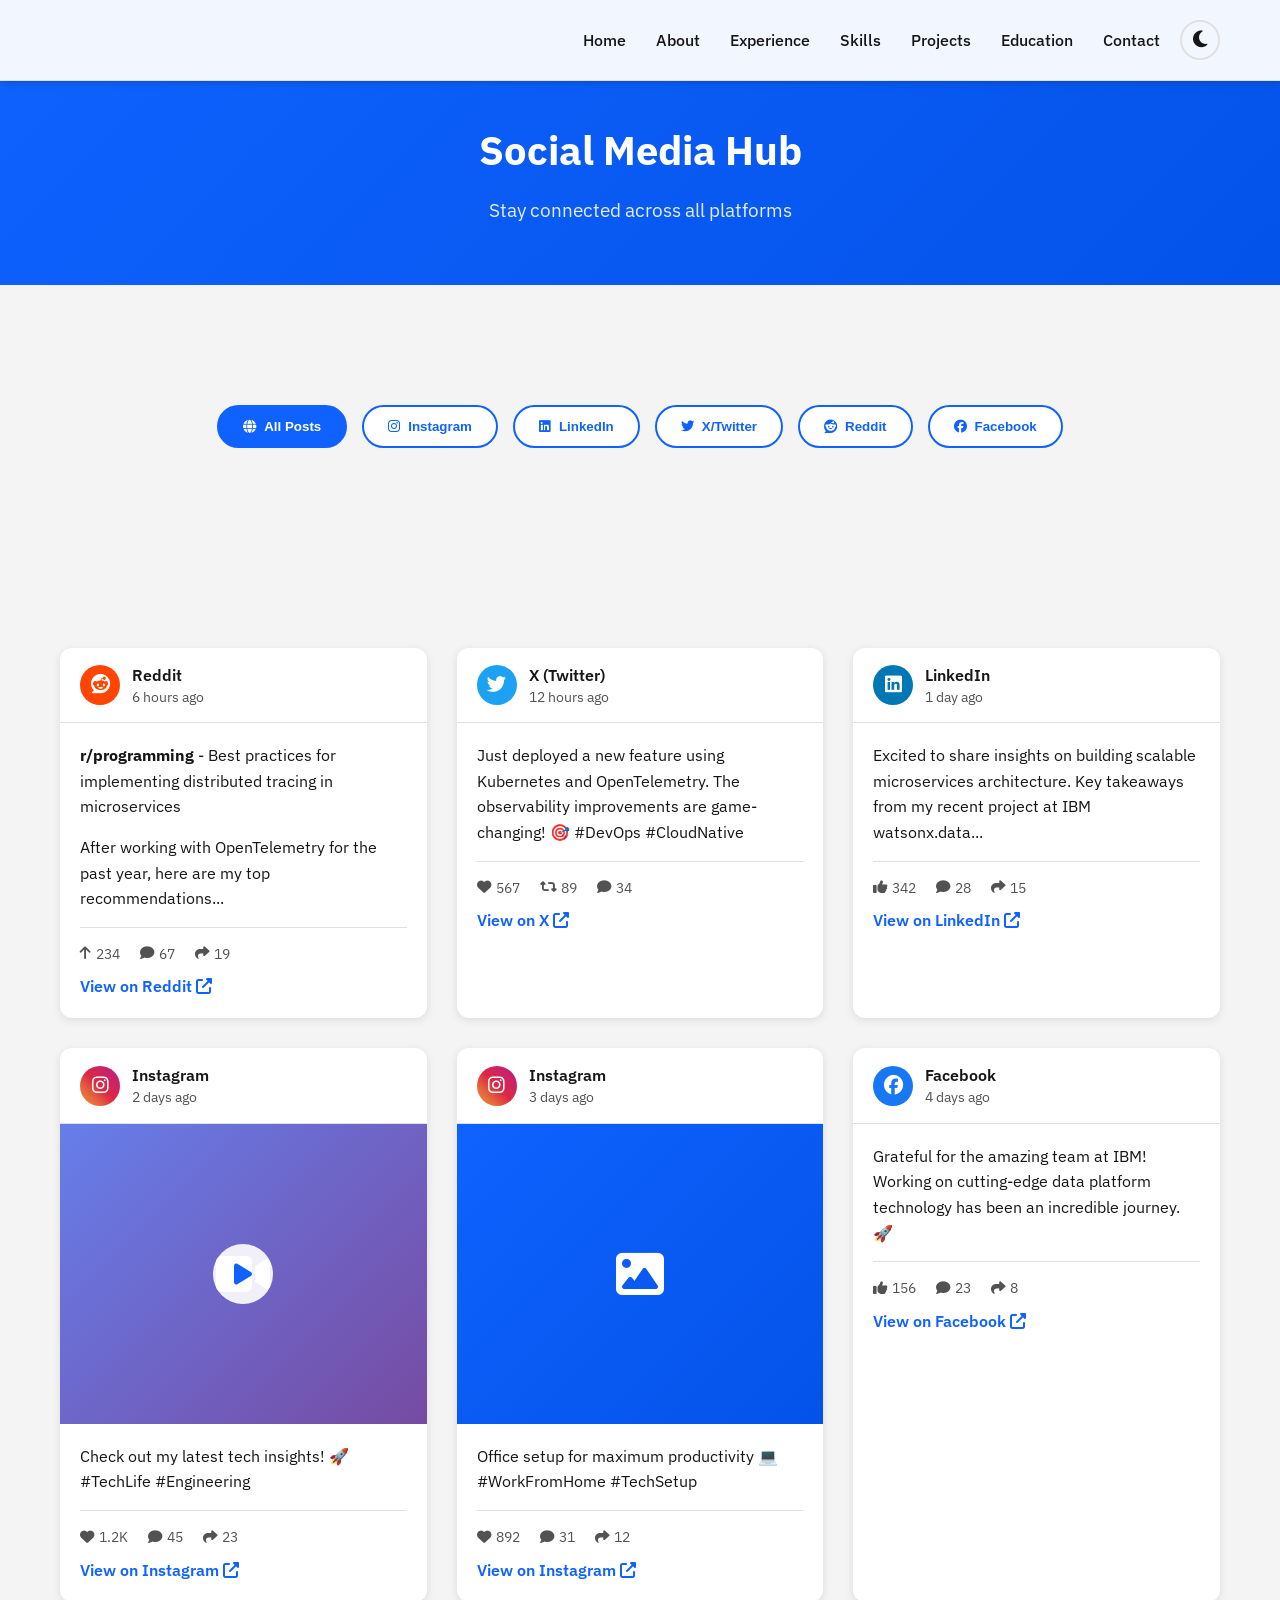
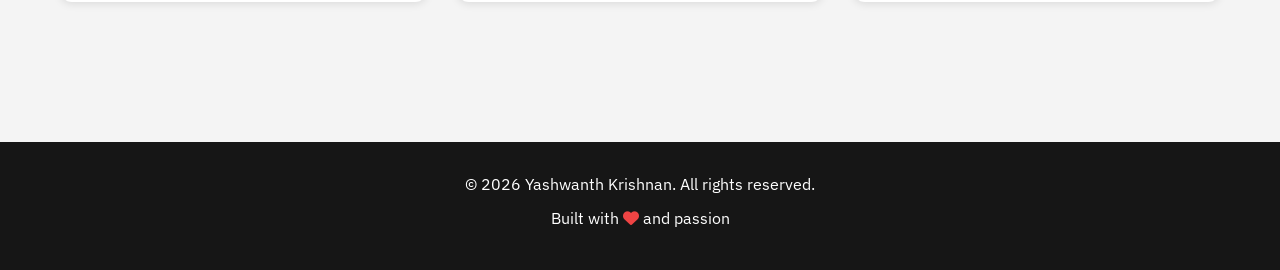
<file: social-media.html>
<!DOCTYPE html>
<html lang="en">
<head>
    <!-- Meta Tags: Character encoding, viewport, SEO, and robots directive -->
    <meta charset="UTF-8">
    <meta name="viewport" content="width=device-width, initial-scale=1.0">
    <meta name="description" content="Social Media Hub - Yashwanth Krishnan">
    <meta name="robots" content="noindex, nofollow">
    <title>Social Media Hub - Yashwanth Krishnan</title>
    
    <!-- Favicon: SVG format for scalability -->
    <link rel="icon" type="image/svg+xml" href="favicon.svg">
    
    <!-- IBM Plex Fonts: Professional typography from Google Fonts -->
    <link rel="preconnect" href="https://fonts.googleapis.com">
    <link rel="preconnect" href="https://fonts.gstatic.com" crossorigin>
    <link href="https://fonts.googleapis.com/css2?family=IBM+Plex+Sans:wght@300;400;500;600;700&display=swap" rel="stylesheet">
    
    <!-- Stylesheets: Custom styles and Font Awesome icons -->
    <link rel="stylesheet" href="css/style.css">
    <link rel="stylesheet" href="https://cdnjs.cloudflare.com/ajax/libs/font-awesome/6.4.0/css/all.min.css">
    
    <!-- ============================================
         PAGE-SPECIFIC STYLES
         Custom styles for social media hub layout
         ============================================ -->
    <style>
        /* Hero Section: Gradient background with centered content */
        .social-hero {
            padding: 120px 0 60px;
            background: linear-gradient(135deg, #0f62fe 0%, #0353e9 100%);
            color: white;
            text-align: center;
        }
        .social-hero h1 {
            font-size: 2.5rem;
            margin-bottom: 1rem;
        }
        .social-hero p {
            font-size: 1.2rem;
            opacity: 0.9;
        }
        /* Filter Tabs: Category selection buttons */
        .filter-tabs {
            display: flex;
            justify-content: center;
            gap: 15px;
            padding: 40px 0;
            flex-wrap: wrap;
        }
        /* Individual Filter Tab: Button styling and interactions */
        .filter-tab {
            padding: 12px 24px;
            background: white;
            border: 2px solid var(--primary-color);
            color: var(--primary-color);
            border-radius: 25px;
            cursor: pointer;
            font-weight: 600;
            transition: all 0.3s ease;
            display: flex;
            align-items: center;
            gap: 8px;
        }
        .filter-tab:hover {
            background: var(--primary-color);
            color: white;
            transform: translateY(-2px);
        }
        .filter-tab.active {
            background: var(--primary-color);
            color: white;
        }
        .social-grid {
            display: grid;
            grid-template-columns: repeat(auto-fill, minmax(350px, 1fr));
            gap: 30px;
            margin-bottom: 60px;
        }
        .social-post {
            background: white;
            border-radius: 12px;
            overflow: hidden;
            box-shadow: 0 2px 8px rgba(0,0,0,0.1);
            transition: transform 0.3s ease, box-shadow 0.3s ease;
        }
        .social-post:hover {
            transform: translateY(-5px);
            box-shadow: 0 8px 20px rgba(15, 98, 254, 0.2);
        }
        .post-header {
            padding: 15px 20px;
            display: flex;
            align-items: center;
            gap: 12px;
            border-bottom: 1px solid #e0e0e0;
        }
        .platform-icon {
            width: 40px;
            height: 40px;
            border-radius: 50%;
            display: flex;
            align-items: center;
            justify-content: center;
            font-size: 1.2rem;
            color: white;
        }
        .platform-icon.instagram { background: linear-gradient(45deg, #f09433 0%, #e6683c 25%, #dc2743 50%, #cc2366 75%, #bc1888 100%); }
        .platform-icon.linkedin { background: #0077b5; }
        .platform-icon.twitter { background: #1da1f2; }
        .platform-icon.reddit { background: #ff4500; }
        .platform-icon.facebook { background: #1877f2; }
        .post-meta {
            flex: 1;
        }
        .post-platform {
            font-weight: 600;
            color: var(--text-color);
        }
        .post-timestamp {
            font-size: 0.85rem;
            color: var(--text-secondary);
        }
        .post-content {
            padding: 20px;
        }
        .post-media {
            width: 100%;
            height: 300px;
            background: linear-gradient(135deg, #f5f5f5 0%, #e0e0e0 100%);
            display: flex;
            align-items: center;
            justify-content: center;
            position: relative;
        }
        .post-media img {
            width: 100%;
            height: 100%;
            object-fit: cover;
        }
        .post-media video {
            width: 100%;
            height: 100%;
            object-fit: cover;
        }
        .play-button {
            position: absolute;
            width: 60px;
            height: 60px;
            background: rgba(255, 255, 255, 0.9);
            border-radius: 50%;
            display: flex;
            align-items: center;
            justify-content: center;
            font-size: 1.5rem;
            color: var(--primary-color);
            cursor: pointer;
            transition: transform 0.3s ease;
        }
        .play-button:hover {
            transform: scale(1.1);
        }
        .post-text {
            color: var(--text-color);
            line-height: 1.6;
            margin-bottom: 15px;
        }
        .post-engagement {
            display: flex;
            gap: 20px;
            padding-top: 15px;
            border-top: 1px solid #e0e0e0;
            color: var(--text-secondary);
            font-size: 0.9rem;
        }
        .engagement-item {
            display: flex;
            align-items: center;
            gap: 5px;
        }
        .post-link {
            display: inline-block;
            margin-top: 10px;
            color: var(--primary-color);
            text-decoration: none;
            font-weight: 600;
        }
        .post-link:hover {
            text-decoration: underline;
        }
        .embed-container {
            width: 100%;
            min-height: 400px;
            background: #f8f9fa;
            border-radius: 8px;
            padding: 20px;
            margin-bottom: 20px;
        }
        @media (max-width: 768px) {
            .social-grid {
                grid-template-columns: 1fr;
            }
            .social-hero h1 {
                font-size: 2rem;
            }
            .filter-tabs {
                padding: 20px 0;
            }
        }
    </style>
</head>
<body>
    <!-- Navigation -->
    <nav id="social-navigation" class="navbar">
        <div id="social-nav-container" class="container">
            <ul id="social-nav-menu" class="nav-links">
                <li><a href="index.html">Home</a></li>
                <li><a href="about.html">About</a></li>
                <li><a href="experience.html">Experience</a></li>
                <li><a href="skills.html">Skills</a></li>
                <li><a href="projects.html">Projects</a></li>
                <li><a href="education.html">Education</a></li>
                <li><a href="contact.html">Contact</a></li>
            </ul>
            <!-- Theme Toggle Button: Switch between light and dark modes -->
            <button id="theme-toggle" class="theme-toggle" aria-label="Toggle theme">
                <i class="fas fa-moon"></i>
                <i class="fas fa-sun"></i>
            </button>
            <div id="social-hamburger" class="hamburger">
                <span></span>
                <span></span>
                <span></span>
            </div>
        </div>
    </nav>

    <!-- Hero Section -->
    <section id="social-hero-section" class="social-hero">
        <div id="social-hero-container" class="container">
            <h1 id="social-hero-title">Social Media Hub</h1>
            <p id="social-hero-subtitle">Stay connected across all platforms</p>
        </div>
    </section>

    <!-- Filter Tabs -->
    <section id="filter-section" class="about">
        <div id="filter-container" class="container">
            <div id="filter-tabs" class="filter-tabs">
                <button id="filter-all" class="filter-tab active" data-filter="all">
                    <i class="fas fa-globe"></i> All Posts
                </button>
                <button id="filter-instagram" class="filter-tab" data-filter="instagram">
                    <i class="fab fa-instagram"></i> Instagram
                </button>
                <button id="filter-linkedin" class="filter-tab" data-filter="linkedin">
                    <i class="fab fa-linkedin"></i> LinkedIn
                </button>
                <button id="filter-twitter" class="filter-tab" data-filter="twitter">
                    <i class="fab fa-twitter"></i> X/Twitter
                </button>
                <button id="filter-reddit" class="filter-tab" data-filter="reddit">
                    <i class="fab fa-reddit"></i> Reddit
                </button>
                <button id="filter-facebook" class="filter-tab" data-filter="facebook">
                    <i class="fab fa-facebook"></i> Facebook
                </button>
            </div>
        </div>
    </section>

    <!-- Social Posts Grid -->
    <section id="posts-section" class="about">
        <div id="posts-container" class="container">
            <div class="social-grid" id="socialGrid">
                <!-- Instagram Reel -->
                <div id="post-instagram-1" class="social-post" data-platform="instagram" data-timestamp="1704067200">
                    <div id="post-instagram-1-header" class="post-header">
                        <div id="post-instagram-1-icon" class="platform-icon instagram">
                            <i class="fab fa-instagram"></i>
                        </div>
                        <div id="post-instagram-1-meta" class="post-meta">
                            <div id="post-instagram-1-platform" class="post-platform">Instagram</div>
                            <div id="post-instagram-1-timestamp" class="post-timestamp">2 days ago</div>
                        </div>
                    </div>
                    <div id="post-instagram-1-media" class="post-media">
                        <div id="post-instagram-1-play" class="play-button">
                            <i class="fas fa-play"></i>
                        </div>
                        <div style="background: linear-gradient(135deg, #667eea 0%, #764ba2 100%); width: 100%; height: 100%; display: flex; align-items: center; justify-content: center; color: white; font-size: 3rem;">
                            <i class="fas fa-video"></i>
                        </div>
                    </div>
                    <div id="post-instagram-1-content" class="post-content">
                        <p id="post-instagram-1-text" class="post-text">Check out my latest tech insights! 🚀 #TechLife #Engineering</p>
                        <div id="post-instagram-1-engagement" class="post-engagement">
                            <span class="engagement-item"><i class="fas fa-heart"></i> 1.2K</span>
                            <span class="engagement-item"><i class="fas fa-comment"></i> 45</span>
                            <span class="engagement-item"><i class="fas fa-share"></i> 23</span>
                        </div>
                        <a href="#" id="post-instagram-1-link" class="post-link">View on Instagram <i class="fas fa-external-link-alt"></i></a>
                    </div>
                </div>

                <!-- LinkedIn Post -->
                <div id="post-linkedin-1" class="social-post" data-platform="linkedin" data-timestamp="1704153600">
                    <div id="post-linkedin-1-header" class="post-header">
                        <div id="post-linkedin-1-icon" class="platform-icon linkedin">
                            <i class="fab fa-linkedin"></i>
                        </div>
                        <div id="post-linkedin-1-meta" class="post-meta">
                            <div id="post-linkedin-1-platform" class="post-platform">LinkedIn</div>
                            <div id="post-linkedin-1-timestamp" class="post-timestamp">1 day ago</div>
                        </div>
                    </div>
                    <div id="post-linkedin-1-content" class="post-content">
                        <p id="post-linkedin-1-text" class="post-text">Excited to share insights on building scalable microservices architecture. Key takeaways from my recent project at IBM watsonx.data...</p>
                        <div id="post-linkedin-1-engagement" class="post-engagement">
                            <span class="engagement-item"><i class="fas fa-thumbs-up"></i> 342</span>
                            <span class="engagement-item"><i class="fas fa-comment"></i> 28</span>
                            <span class="engagement-item"><i class="fas fa-share"></i> 15</span>
                        </div>
                        <a href="#" id="post-linkedin-1-link" class="post-link">View on LinkedIn <i class="fas fa-external-link-alt"></i></a>
                    </div>
                </div>

                <!-- Twitter/X Post -->
                <div id="post-twitter-1" class="social-post" data-platform="twitter" data-timestamp="1704240000">
                    <div id="post-twitter-1-header" class="post-header">
                        <div id="post-twitter-1-icon" class="platform-icon twitter">
                            <i class="fab fa-twitter"></i>
                        </div>
                        <div id="post-twitter-1-meta" class="post-meta">
                            <div id="post-twitter-1-platform" class="post-platform">X (Twitter)</div>
                            <div id="post-twitter-1-timestamp" class="post-timestamp">12 hours ago</div>
                        </div>
                    </div>
                    <div id="post-twitter-1-content" class="post-content">
                        <p id="post-twitter-1-text" class="post-text">Just deployed a new feature using Kubernetes and OpenTelemetry. The observability improvements are game-changing! 🎯 #DevOps #CloudNative</p>
                        <div id="post-twitter-1-engagement" class="post-engagement">
                            <span class="engagement-item"><i class="fas fa-heart"></i> 567</span>
                            <span class="engagement-item"><i class="fas fa-retweet"></i> 89</span>
                            <span class="engagement-item"><i class="fas fa-comment"></i> 34</span>
                        </div>
                        <a href="#" id="post-twitter-1-link" class="post-link">View on X <i class="fas fa-external-link-alt"></i></a>
                    </div>
                </div>

                <!-- Instagram Image -->
                <div id="post-instagram-2" class="social-post" data-platform="instagram" data-timestamp="1703980800">
                    <div id="post-instagram-2-header" class="post-header">
                        <div id="post-instagram-2-icon" class="platform-icon instagram">
                            <i class="fab fa-instagram"></i>
                        </div>
                        <div id="post-instagram-2-meta" class="post-meta">
                            <div id="post-instagram-2-platform" class="post-platform">Instagram</div>
                            <div id="post-instagram-2-timestamp" class="post-timestamp">3 days ago</div>
                        </div>
                    </div>
                    <div id="post-instagram-2-media" class="post-media">
                        <div style="background: linear-gradient(135deg, #0f62fe 0%, #0353e9 100%); width: 100%; height: 100%; display: flex; align-items: center; justify-content: center; color: white; font-size: 3rem;">
                            <i class="fas fa-image"></i>
                        </div>
                    </div>
                    <div id="post-instagram-2-content" class="post-content">
                        <p id="post-instagram-2-text" class="post-text">Office setup for maximum productivity 💻 #WorkFromHome #TechSetup</p>
                        <div id="post-instagram-2-engagement" class="post-engagement">
                            <span class="engagement-item"><i class="fas fa-heart"></i> 892</span>
                            <span class="engagement-item"><i class="fas fa-comment"></i> 31</span>
                            <span class="engagement-item"><i class="fas fa-share"></i> 12</span>
                        </div>
                        <a href="#" id="post-instagram-2-link" class="post-link">View on Instagram <i class="fas fa-external-link-alt"></i></a>
                    </div>
                </div>

                <!-- Reddit Post -->
                <div id="post-reddit-1" class="social-post" data-platform="reddit" data-timestamp="1704326400">
                    <div id="post-reddit-1-header" class="post-header">
                        <div id="post-reddit-1-icon" class="platform-icon reddit">
                            <i class="fab fa-reddit"></i>
                        </div>
                        <div id="post-reddit-1-meta" class="post-meta">
                            <div id="post-reddit-1-platform" class="post-platform">Reddit</div>
                            <div id="post-reddit-1-timestamp" class="post-timestamp">6 hours ago</div>
                        </div>
                    </div>
                    <div id="post-reddit-1-content" class="post-content">
                        <p id="post-reddit-1-text-1" class="post-text"><strong>r/programming</strong> - Best practices for implementing distributed tracing in microservices</p>
                        <p id="post-reddit-1-text-2" class="post-text" style="margin-top: 10px;">After working with OpenTelemetry for the past year, here are my top recommendations...</p>
                        <div id="post-reddit-1-engagement" class="post-engagement">
                            <span class="engagement-item"><i class="fas fa-arrow-up"></i> 234</span>
                            <span class="engagement-item"><i class="fas fa-comment"></i> 67</span>
                            <span class="engagement-item"><i class="fas fa-share"></i> 19</span>
                        </div>
                        <a href="#" id="post-reddit-1-link" class="post-link">View on Reddit <i class="fas fa-external-link-alt"></i></a>
                    </div>
                </div>

                <!-- Facebook Post -->
                <div id="post-facebook-1" class="social-post" data-platform="facebook" data-timestamp="1703894400">
                    <div id="post-facebook-1-header" class="post-header">
                        <div id="post-facebook-1-icon" class="platform-icon facebook">
                            <i class="fab fa-facebook"></i>
                        </div>
                        <div id="post-facebook-1-meta" class="post-meta">
                            <div id="post-facebook-1-platform" class="post-platform">Facebook</div>
                            <div id="post-facebook-1-timestamp" class="post-timestamp">4 days ago</div>
                        </div>
                    </div>
                    <div id="post-facebook-1-content" class="post-content">
                        <p id="post-facebook-1-text" class="post-text">Grateful for the amazing team at IBM! Working on cutting-edge data platform technology has been an incredible journey. 🚀</p>
                        <div id="post-facebook-1-engagement" class="post-engagement">
                            <span class="engagement-item"><i class="fas fa-thumbs-up"></i> 156</span>
                            <span class="engagement-item"><i class="fas fa-comment"></i> 23</span>
                            <span class="engagement-item"><i class="fas fa-share"></i> 8</span>
                        </div>
                        <a href="#" id="post-facebook-1-link" class="post-link">View on Facebook <i class="fas fa-external-link-alt"></i></a>
                    </div>
                </div>
            </div>
        </div>
    </section>

    <!-- Footer -->
    <footer id="social-footer" class="footer">
        <div id="social-footer-container" class="container">
            <p id="social-footer-copyright">&copy; <span data-current-year>2024</span> Yashwanth Krishnan. All rights reserved.</p>
            <p id="social-footer-tagline">Built with <i id="social-footer-heart" class="fas fa-heart"></i> and passion</p>
        </div>
    </footer>

    <script src="js/script.js"></script>
    <script>
        // Filter functionality
        const filterTabs = document.querySelectorAll('.filter-tab');
        const socialPosts = document.querySelectorAll('.social-post');

        filterTabs.forEach(tab => {
            tab.addEventListener('click', () => {
                // Remove active class from all tabs
                filterTabs.forEach(t => t.classList.remove('active'));
                // Add active class to clicked tab
                tab.classList.add('active');

                const filter = tab.dataset.filter;

                // Filter posts with smooth transition
                socialPosts.forEach(post => {
                    if (filter === 'all' || post.dataset.platform === filter) {
                        post.style.display = 'block';
                        setTimeout(() => {
                            post.style.opacity = '1';
                            post.style.transform = 'translateY(0)';
                        }, 10);
                    } else {
                        post.style.opacity = '0';
                        post.style.transform = 'translateY(20px)';
                        setTimeout(() => {
                            post.style.display = 'none';
                        }, 300);
                    }
                });
            });
        });

        // Play button functionality for video posts
        document.querySelectorAll('.play-button').forEach(button => {
            button.addEventListener('click', function() {
                alert('Video playback would be implemented here with actual Instagram Reel embed');
            });
        });

        // Sort posts by timestamp (newest first)
        function sortPosts() {
            const grid = document.getElementById('socialGrid');
            const posts = Array.from(socialPosts);
            
            posts.sort((a, b) => {
                return parseInt(b.dataset.timestamp) - parseInt(a.dataset.timestamp);
            });

            posts.forEach(post => grid.appendChild(post));
        }

        // Initialize
        sortPosts();
    </script>
</body>
</html>
</file>
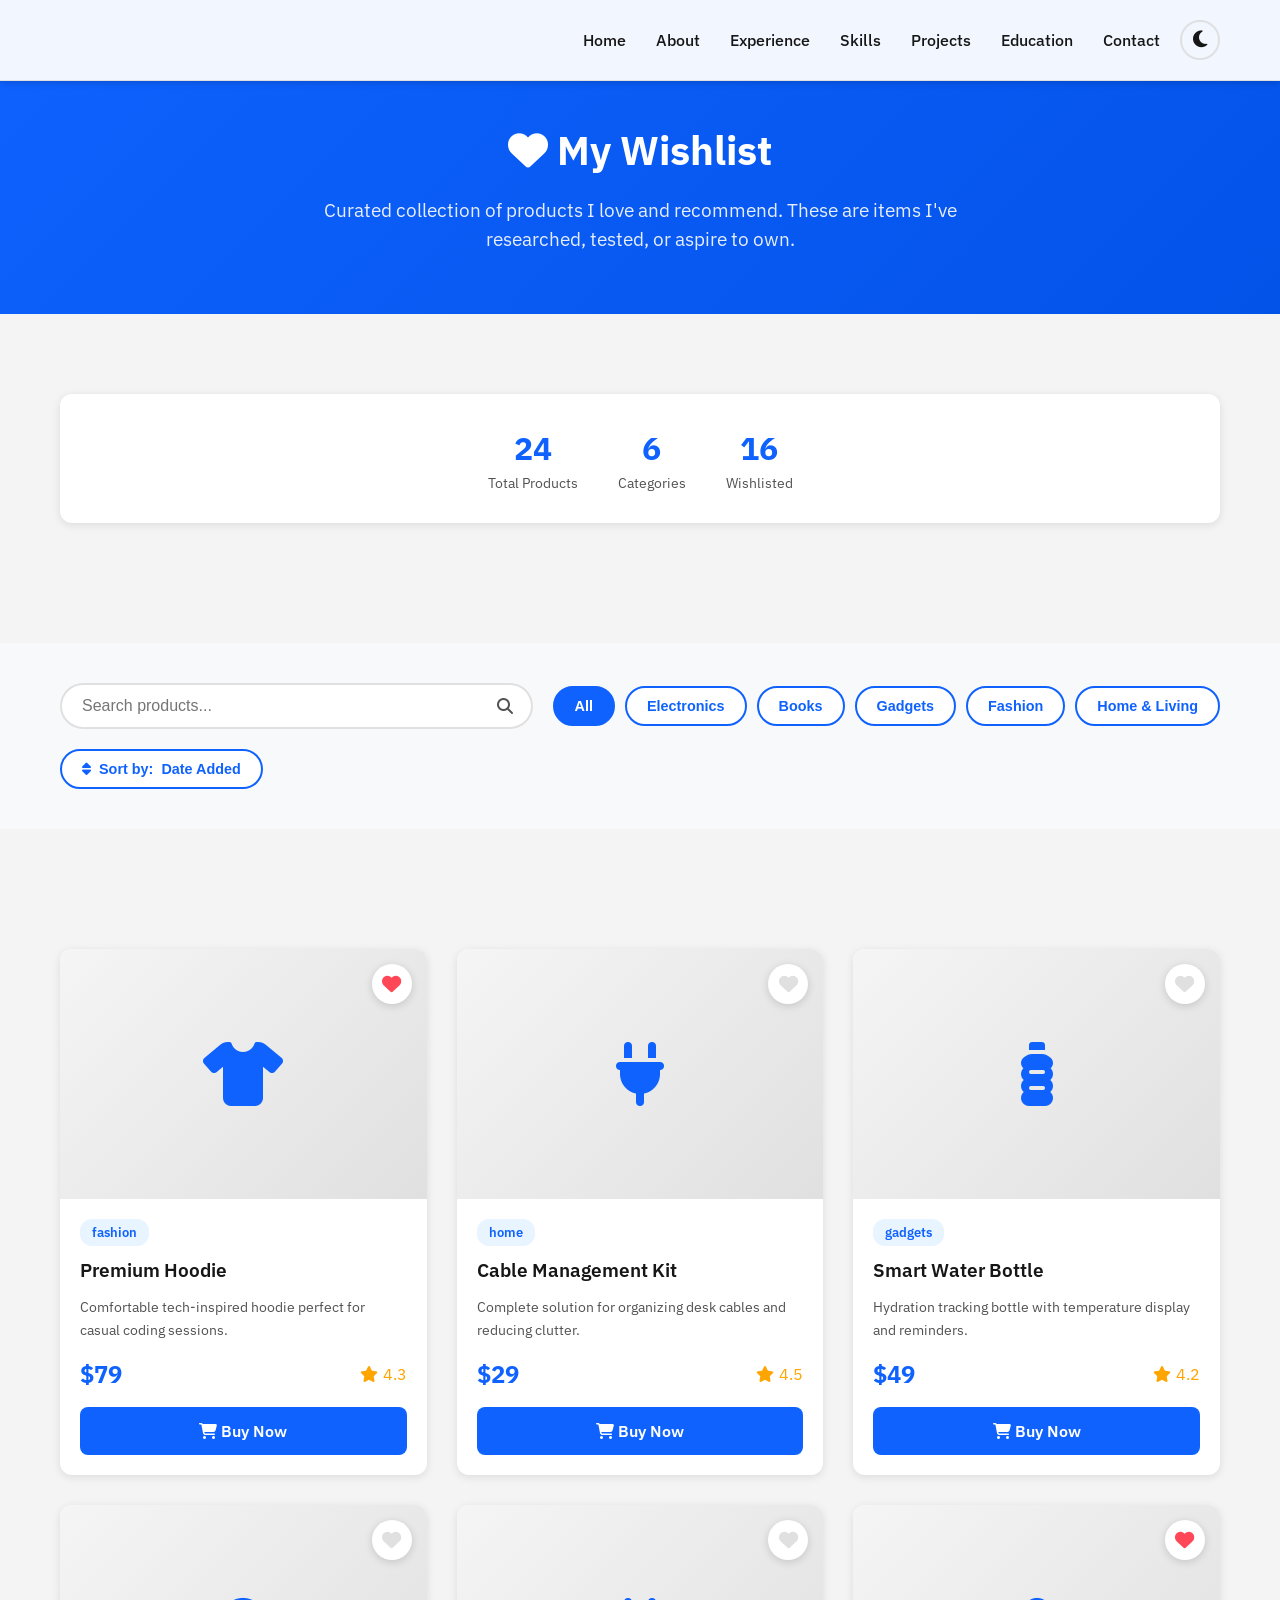
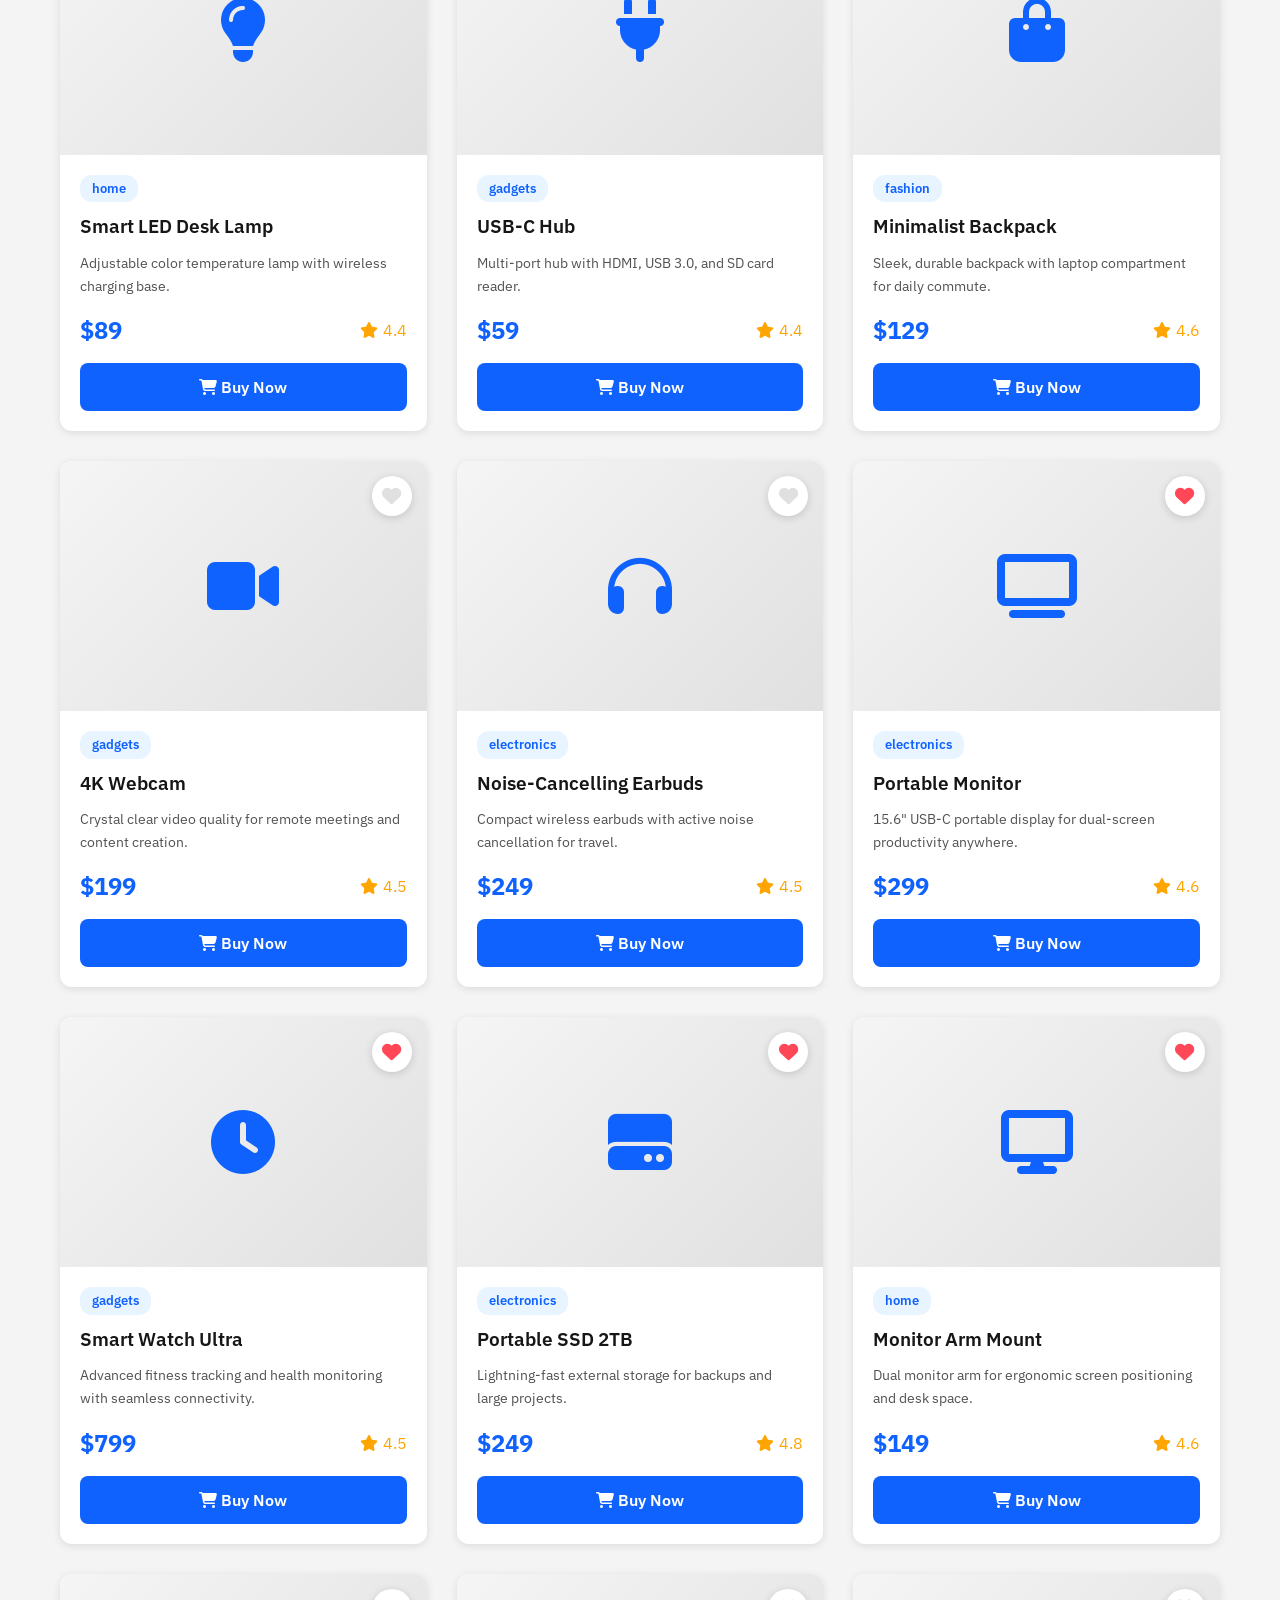
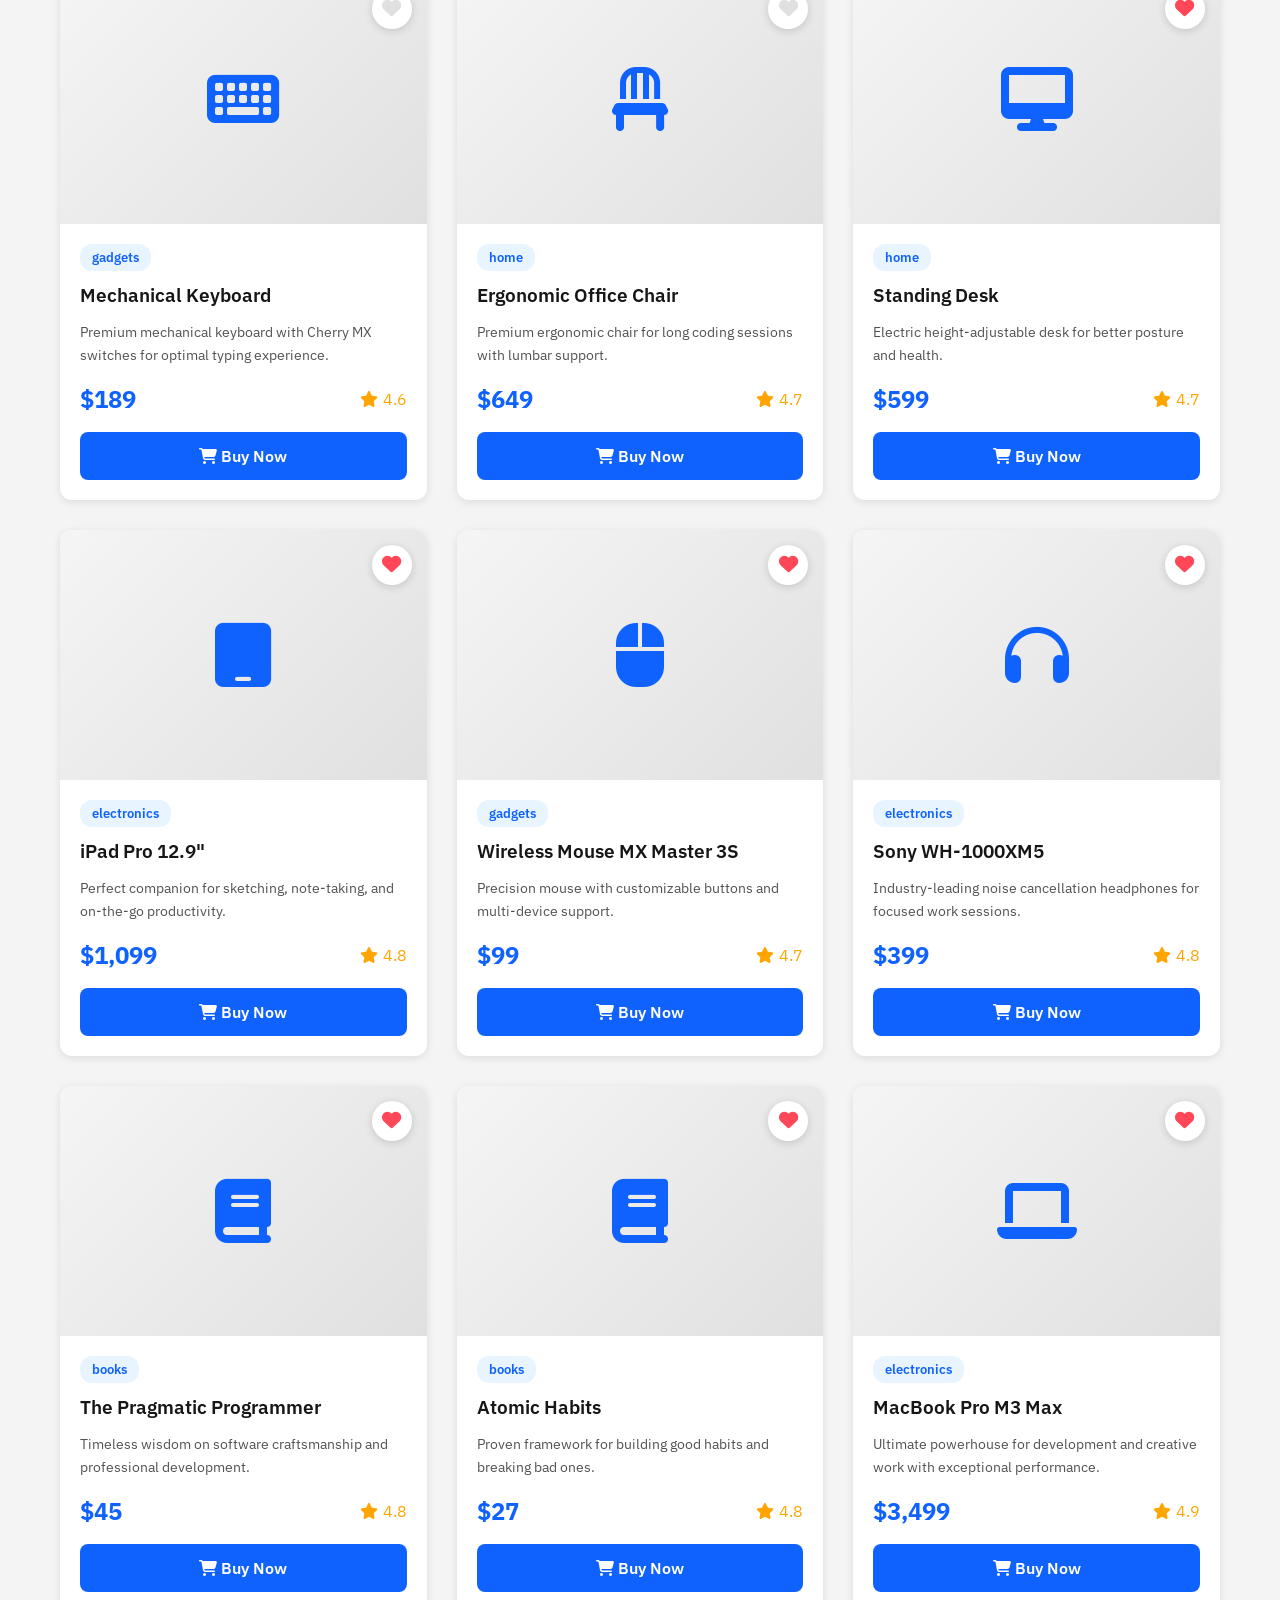
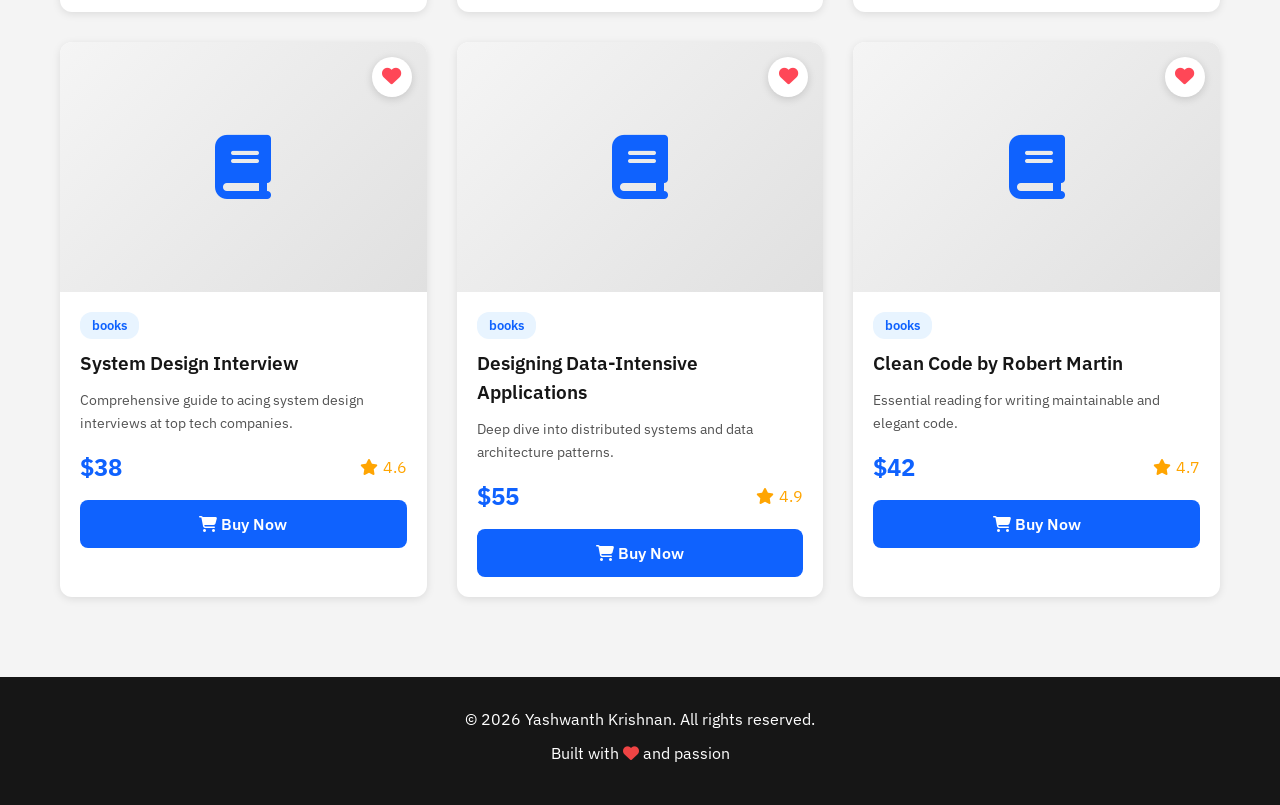
<file: wishlist.html>
<!DOCTYPE html>
<html lang="en">
<head>
    <!-- Meta Tags: Character encoding, viewport, SEO, and robots directive -->
    <meta charset="UTF-8">
    <meta name="viewport" content="width=device-width, initial-scale=1.0">
    <meta name="description" content="Wishlist Products - Yashwanth Krishnan">
    <meta name="robots" content="noindex, nofollow">
    <title>Wishlist Products - Yashwanth Krishnan</title>
    
    <!-- Favicon: SVG format for scalability -->
    <link rel="icon" type="image/svg+xml" href="favicon.svg">
    
    <!-- IBM Plex Fonts: Professional typography from Google Fonts -->
    <link rel="preconnect" href="https://fonts.googleapis.com">
    <link rel="preconnect" href="https://fonts.gstatic.com" crossorigin>
    <link href="https://fonts.googleapis.com/css2?family=IBM+Plex+Sans:wght@300;400;500;600;700&display=swap" rel="stylesheet">
    
    <!-- Stylesheets: Custom styles and Font Awesome icons -->
    <link rel="stylesheet" href="css/style.css">
    <link rel="stylesheet" href="https://cdnjs.cloudflare.com/ajax/libs/font-awesome/6.4.0/css/all.min.css">
    
    <!-- ============================================
         PAGE-SPECIFIC STYLES
         Custom styles for wishlist products layout
         ============================================ -->
    <style>
        /* Hero Section: Gradient background with centered content */
        .wishlist-hero {
            padding: 120px 0 60px;
            background: linear-gradient(135deg, #0f62fe 0%, #0353e9 100%);
            color: white;
            text-align: center;
        }
        .wishlist-hero h1 {
            font-size: 2.5rem;
            margin-bottom: 1rem;
        }
        .wishlist-hero p {
            font-size: 1.2rem;
            opacity: 0.9;
            max-width: 700px;
            margin: 0 auto;
        }
        /* Controls Section: Search and filter controls */
        .controls-section {
            padding: 40px 0;
            background: #f8f9fa;
        }
        .controls-container {
            display: flex;
            gap: 20px;
            flex-wrap: wrap;
            align-items: center;
            justify-content: space-between;
        }
        /* Search Box: Product search functionality */
        .search-box {
            flex: 1;
            min-width: 250px;
            position: relative;
        }
        .search-box input {
            width: 100%;
            padding: 12px 45px 12px 20px;
            border: 2px solid #e0e0e0;
            border-radius: 25px;
            font-size: 1rem;
            transition: border-color 0.3s ease;
        }
        .search-box input:focus {
            outline: none;
            border-color: var(--primary-color);
        }
        .search-box i {
            position: absolute;
            right: 20px;
            top: 50%;
            transform: translateY(-50%);
            color: var(--text-secondary);
        }
        .filter-group {
            display: flex;
            gap: 10px;
            flex-wrap: wrap;
        }
        .filter-btn, .sort-btn {
            padding: 10px 20px;
            background: white;
            border: 2px solid var(--primary-color);
            color: var(--primary-color);
            border-radius: 20px;
            cursor: pointer;
            font-weight: 600;
            transition: all 0.3s ease;
            font-size: 0.9rem;
        }
        .filter-btn:hover, .sort-btn:hover {
            background: var(--primary-color);
            color: white;
        }
        .filter-btn.active {
            background: var(--primary-color);
            color: white;
        }
        .sort-dropdown {
            position: relative;
        }
        .sort-btn {
            display: flex;
            align-items: center;
            gap: 8px;
        }
        .products-grid {
            display: grid;
            grid-template-columns: repeat(auto-fill, minmax(300px, 1fr));
            gap: 30px;
            margin-top: 40px;
        }
        .product-card {
            background: white;
            border-radius: 12px;
            overflow: hidden;
            box-shadow: 0 2px 8px rgba(0,0,0,0.1);
            transition: transform 0.3s ease, box-shadow 0.3s ease;
            position: relative;
        }
        .product-card:hover {
            transform: translateY(-5px);
            box-shadow: 0 8px 20px rgba(15, 98, 254, 0.2);
        }
        .wishlist-toggle {
            position: absolute;
            top: 15px;
            right: 15px;
            width: 40px;
            height: 40px;
            background: white;
            border-radius: 50%;
            display: flex;
            align-items: center;
            justify-content: center;
            cursor: pointer;
            box-shadow: 0 2px 8px rgba(0,0,0,0.15);
            z-index: 10;
            transition: all 0.3s ease;
        }
        .wishlist-toggle:hover {
            transform: scale(1.1);
        }
        .wishlist-toggle i {
            color: #e0e0e0;
            font-size: 1.2rem;
            transition: color 0.3s ease;
        }
        .wishlist-toggle.active i {
            color: #ff4757;
        }
        .product-image {
            width: 100%;
            height: 250px;
            background: linear-gradient(135deg, #f5f5f5 0%, #e0e0e0 100%);
            display: flex;
            align-items: center;
            justify-content: center;
            font-size: 4rem;
            color: var(--primary-color);
        }
        .product-info {
            padding: 20px;
        }
        .product-category {
            display: inline-block;
            padding: 4px 12px;
            background: #e8f4ff;
            color: var(--primary-color);
            border-radius: 12px;
            font-size: 0.8rem;
            font-weight: 600;
            margin-bottom: 10px;
        }
        .product-title {
            font-size: 1.2rem;
            font-weight: 600;
            color: var(--text-color);
            margin-bottom: 10px;
        }
        .product-description {
            color: var(--text-secondary);
            font-size: 0.9rem;
            line-height: 1.6;
            margin-bottom: 15px;
        }
        .product-meta {
            display: flex;
            justify-content: space-between;
            align-items: center;
            margin-bottom: 15px;
        }
        .product-price {
            font-size: 1.5rem;
            font-weight: 700;
            color: var(--primary-color);
        }
        .product-rating {
            display: flex;
            align-items: center;
            gap: 5px;
            color: #ffa502;
        }
        .product-actions {
            display: flex;
            gap: 10px;
        }
        .buy-btn {
            flex: 1;
            padding: 12px;
            background: var(--primary-color);
            color: white;
            border: none;
            border-radius: 8px;
            font-weight: 600;
            cursor: pointer;
            transition: background 0.3s ease;
            text-decoration: none;
            text-align: center;
            display: block;
        }
        .buy-btn:hover {
            background: #0353e9;
        }
        .stats-section {
            display: flex;
            justify-content: center;
            gap: 40px;
            padding: 30px 0;
            background: white;
            border-radius: 12px;
            margin-bottom: 40px;
            box-shadow: 0 2px 8px rgba(0,0,0,0.1);
        }
        .stat-item {
            text-align: center;
        }
        .stat-number {
            font-size: 2rem;
            font-weight: 700;
            color: var(--primary-color);
        }
        .stat-label {
            color: var(--text-secondary);
            font-size: 0.9rem;
        }
        @media (max-width: 768px) {
            .wishlist-hero h1 {
                font-size: 2rem;
            }
            .controls-container {
                flex-direction: column;
                align-items: stretch;
            }
            .search-box {
                width: 100%;
            }
            .products-grid {
                grid-template-columns: 1fr;
            }
            .stats-section {
                flex-direction: column;
                gap: 20px;
            }
        }
    </style>
</head>
<body>
    <!-- Navigation -->
    <nav id="wishlist-navigation" class="navbar">
        <div id="wishlist-nav-container" class="container">
            <ul id="wishlist-nav-menu" class="nav-links">
                <li><a href="index.html">Home</a></li>
                <li><a href="about.html">About</a></li>
                <li><a href="experience.html">Experience</a></li>
                <li><a href="skills.html">Skills</a></li>
                <li><a href="projects.html">Projects</a></li>
                <li><a href="education.html">Education</a></li>
                <li><a href="contact.html">Contact</a></li>
            </ul>
            <!-- Theme Toggle Button: Switch between light and dark modes -->
            <button id="theme-toggle" class="theme-toggle" aria-label="Toggle theme">
                <i class="fas fa-moon"></i>
                <i class="fas fa-sun"></i>
            </button>
            <div id="wishlist-hamburger" class="hamburger">
                <span></span>
                <span></span>
                <span></span>
            </div>
        </div>
    </nav>

    <!-- Hero Section -->
    <section id="wishlist-hero-section" class="wishlist-hero">
        <div id="wishlist-hero-container" class="container">
            <h1 id="wishlist-hero-title"><i class="fas fa-heart"></i> My Wishlist</h1>
            <p id="wishlist-hero-subtitle">Curated collection of products I love and recommend. These are items I've researched, tested, or aspire to own.</p>
        </div>
    </section>

    <!-- Stats Section -->
    <section id="stats-section" class="about">
        <div id="stats-container" class="container">
            <div id="stats-display" class="stats-section">
                <div id="stat-total" class="stat-item">
                    <div id="totalProducts" class="stat-number">24</div>
                    <div id="stat-total-label" class="stat-label">Total Products</div>
                </div>
                <div id="stat-categories" class="stat-item">
                    <div id="totalCategories" class="stat-number">6</div>
                    <div id="stat-categories-label" class="stat-label">Categories</div>
                </div>
                <div id="stat-wishlisted" class="stat-item">
                    <div id="wishlistedItems" class="stat-number">18</div>
                    <div id="stat-wishlisted-label" class="stat-label">Wishlisted</div>
                </div>
            </div>
        </div>
    </section>

    <!-- Controls Section -->
    <section id="controls-section" class="controls-section">
        <div id="controls-container" class="container">
            <div id="controls-wrapper" class="controls-container">
                <div id="search-box" class="search-box">
                    <input type="text" id="searchInput" placeholder="Search products...">
                    <i class="fas fa-search"></i>
                </div>
                <div id="filter-group" class="filter-group">
                    <button id="filter-all" class="filter-btn active" data-category="all">All</button>
                    <button id="filter-electronics" class="filter-btn" data-category="electronics">Electronics</button>
                    <button id="filter-books" class="filter-btn" data-category="books">Books</button>
                    <button id="filter-gadgets" class="filter-btn" data-category="gadgets">Gadgets</button>
                    <button id="filter-fashion" class="filter-btn" data-category="fashion">Fashion</button>
                    <button id="filter-home" class="filter-btn" data-category="home">Home & Living</button>
                </div>
                <div id="sort-dropdown" class="sort-dropdown">
                    <button id="sortBtn" class="sort-btn">
                        <i class="fas fa-sort"></i> Sort by: <span id="sortLabel">Date Added</span>
                    </button>
                </div>
            </div>
        </div>
    </section>

    <!-- Products Grid -->
    <section id="products-section" class="about">
        <div id="products-container" class="container">
            <div id="productsGrid" class="products-grid">
                <!-- Product cards will be dynamically generated -->
            </div>
        </div>
    </section>

    <!-- Footer -->
    <footer id="wishlist-footer" class="footer">
        <div id="wishlist-footer-container" class="container">
            <p id="wishlist-footer-copyright">&copy; <span data-current-year>2024</span> Yashwanth Krishnan. All rights reserved.</p>
            <p id="wishlist-footer-tagline">Built with <i id="wishlist-footer-heart" class="fas fa-heart"></i> and passion</p>
        </div>
    </footer>

    <script src="js/script.js"></script>
    <script>
        // Product data
        const products = [
            {
                id: 1,
                title: "MacBook Pro M3 Max",
                description: "Ultimate powerhouse for development and creative work with exceptional performance.",
                price: "$3,499",
                category: "electronics",
                rating: 4.9,
                icon: "fa-laptop",
                wishlisted: true,
                dateAdded: new Date('2024-01-15'),
                link: "#"
            },
            {
                id: 2,
                title: "Sony WH-1000XM5",
                description: "Industry-leading noise cancellation headphones for focused work sessions.",
                price: "$399",
                category: "electronics",
                rating: 4.8,
                icon: "fa-headphones",
                wishlisted: true,
                dateAdded: new Date('2024-01-20'),
                link: "#"
            },
            {
                id: 3,
                title: "Clean Code by Robert Martin",
                description: "Essential reading for writing maintainable and elegant code.",
                price: "$42",
                category: "books",
                rating: 4.7,
                icon: "fa-book",
                wishlisted: true,
                dateAdded: new Date('2024-01-10'),
                link: "#"
            },
            {
                id: 4,
                title: "Mechanical Keyboard",
                description: "Premium mechanical keyboard with Cherry MX switches for optimal typing experience.",
                price: "$189",
                category: "gadgets",
                rating: 4.6,
                icon: "fa-keyboard",
                wishlisted: false,
                dateAdded: new Date('2024-02-01'),
                link: "#"
            },
            {
                id: 5,
                title: "iPad Pro 12.9\"",
                description: "Perfect companion for sketching, note-taking, and on-the-go productivity.",
                price: "$1,099",
                category: "electronics",
                rating: 4.8,
                icon: "fa-tablet",
                wishlisted: true,
                dateAdded: new Date('2024-01-25'),
                link: "#"
            },
            {
                id: 6,
                title: "Designing Data-Intensive Applications",
                description: "Deep dive into distributed systems and data architecture patterns.",
                price: "$55",
                category: "books",
                rating: 4.9,
                icon: "fa-book",
                wishlisted: true,
                dateAdded: new Date('2024-01-12'),
                link: "#"
            },
            {
                id: 7,
                title: "Smart Watch Ultra",
                description: "Advanced fitness tracking and health monitoring with seamless connectivity.",
                price: "$799",
                category: "gadgets",
                rating: 4.5,
                icon: "fa-clock",
                wishlisted: true,
                dateAdded: new Date('2024-02-05'),
                link: "#"
            },
            {
                id: 8,
                title: "Ergonomic Office Chair",
                description: "Premium ergonomic chair for long coding sessions with lumbar support.",
                price: "$649",
                category: "home",
                rating: 4.7,
                icon: "fa-chair",
                wishlisted: false,
                dateAdded: new Date('2024-01-30'),
                link: "#"
            },
            {
                id: 9,
                title: "Minimalist Backpack",
                description: "Sleek, durable backpack with laptop compartment for daily commute.",
                price: "$129",
                category: "fashion",
                rating: 4.6,
                icon: "fa-bag-shopping",
                wishlisted: true,
                dateAdded: new Date('2024-02-10'),
                link: "#"
            },
            {
                id: 10,
                title: "4K Webcam",
                description: "Crystal clear video quality for remote meetings and content creation.",
                price: "$199",
                category: "gadgets",
                rating: 4.5,
                icon: "fa-video",
                wishlisted: false,
                dateAdded: new Date('2024-02-08'),
                link: "#"
            },
            {
                id: 11,
                title: "The Pragmatic Programmer",
                description: "Timeless wisdom on software craftsmanship and professional development.",
                price: "$45",
                category: "books",
                rating: 4.8,
                icon: "fa-book",
                wishlisted: true,
                dateAdded: new Date('2024-01-18'),
                link: "#"
            },
            {
                id: 12,
                title: "Standing Desk",
                description: "Electric height-adjustable desk for better posture and health.",
                price: "$599",
                category: "home",
                rating: 4.7,
                icon: "fa-desktop",
                wishlisted: true,
                dateAdded: new Date('2024-01-28'),
                link: "#"
            },
            {
                id: 13,
                title: "Portable SSD 2TB",
                description: "Lightning-fast external storage for backups and large projects.",
                price: "$249",
                category: "electronics",
                rating: 4.8,
                icon: "fa-hard-drive",
                wishlisted: true,
                dateAdded: new Date('2024-02-03'),
                link: "#"
            },
            {
                id: 14,
                title: "Smart LED Desk Lamp",
                description: "Adjustable color temperature lamp with wireless charging base.",
                price: "$89",
                category: "home",
                rating: 4.4,
                icon: "fa-lightbulb",
                wishlisted: false,
                dateAdded: new Date('2024-02-12'),
                link: "#"
            },
            {
                id: 15,
                title: "Wireless Mouse MX Master 3S",
                description: "Precision mouse with customizable buttons and multi-device support.",
                price: "$99",
                category: "gadgets",
                rating: 4.7,
                icon: "fa-computer-mouse",
                wishlisted: true,
                dateAdded: new Date('2024-01-22'),
                link: "#"
            },
            {
                id: 16,
                title: "System Design Interview",
                description: "Comprehensive guide to acing system design interviews at top tech companies.",
                price: "$38",
                category: "books",
                rating: 4.6,
                icon: "fa-book",
                wishlisted: true,
                dateAdded: new Date('2024-01-14'),
                link: "#"
            },
            {
                id: 17,
                title: "Noise-Cancelling Earbuds",
                description: "Compact wireless earbuds with active noise cancellation for travel.",
                price: "$249",
                category: "electronics",
                rating: 4.5,
                icon: "fa-headphones",
                wishlisted: false,
                dateAdded: new Date('2024-02-07'),
                link: "#"
            },
            {
                id: 18,
                title: "Premium Hoodie",
                description: "Comfortable tech-inspired hoodie perfect for casual coding sessions.",
                price: "$79",
                category: "fashion",
                rating: 4.3,
                icon: "fa-shirt",
                wishlisted: true,
                dateAdded: new Date('2024-02-15'),
                link: "#"
            },
            {
                id: 19,
                title: "Monitor Arm Mount",
                description: "Dual monitor arm for ergonomic screen positioning and desk space.",
                price: "$149",
                category: "home",
                rating: 4.6,
                icon: "fa-display",
                wishlisted: true,
                dateAdded: new Date('2024-02-02'),
                link: "#"
            },
            {
                id: 20,
                title: "USB-C Hub",
                description: "Multi-port hub with HDMI, USB 3.0, and SD card reader.",
                price: "$59",
                category: "gadgets",
                rating: 4.4,
                icon: "fa-plug",
                wishlisted: false,
                dateAdded: new Date('2024-02-11'),
                link: "#"
            },
            {
                id: 21,
                title: "Atomic Habits",
                description: "Proven framework for building good habits and breaking bad ones.",
                price: "$27",
                category: "books",
                rating: 4.8,
                icon: "fa-book",
                wishlisted: true,
                dateAdded: new Date('2024-01-16'),
                link: "#"
            },
            {
                id: 22,
                title: "Cable Management Kit",
                description: "Complete solution for organizing desk cables and reducing clutter.",
                price: "$29",
                category: "home",
                rating: 4.5,
                icon: "fa-plug",
                wishlisted: false,
                dateAdded: new Date('2024-02-14'),
                link: "#"
            },
            {
                id: 23,
                title: "Portable Monitor",
                description: "15.6\" USB-C portable display for dual-screen productivity anywhere.",
                price: "$299",
                category: "electronics",
                rating: 4.6,
                icon: "fa-tv",
                wishlisted: true,
                dateAdded: new Date('2024-02-06'),
                link: "#"
            },
            {
                id: 24,
                title: "Smart Water Bottle",
                description: "Hydration tracking bottle with temperature display and reminders.",
                price: "$49",
                category: "gadgets",
                rating: 4.2,
                icon: "fa-bottle-water",
                wishlisted: false,
                dateAdded: new Date('2024-02-13'),
                link: "#"
            }
        ];

        let currentFilter = 'all';
        let currentSort = 'dateAdded';
        let searchQuery = '';

        // Render products
        function renderProducts() {
            const grid = document.getElementById('productsGrid');
            let filteredProducts = products.filter(product => {
                const matchesCategory = currentFilter === 'all' || product.category === currentFilter;
                const matchesSearch = product.title.toLowerCase().includes(searchQuery.toLowerCase()) ||
                                    product.description.toLowerCase().includes(searchQuery.toLowerCase());
                return matchesCategory && matchesSearch;
            });

            // Sort products
            filteredProducts.sort((a, b) => {
                if (currentSort === 'price') {
                    return parseFloat(a.price.replace(/[$,]/g, '')) - parseFloat(b.price.replace(/[$,]/g, ''));
                } else if (currentSort === 'rating') {
                    return b.rating - a.rating;
                } else if (currentSort === 'dateAdded') {
                    return b.dateAdded - a.dateAdded;
                }
                return 0;
            });

            grid.innerHTML = filteredProducts.map(product => `
                <div class="product-card" data-category="${product.category}">
                    <div class="wishlist-toggle ${product.wishlisted ? 'active' : ''}" data-id="${product.id}">
                        <i class="fas fa-heart"></i>
                    </div>
                    <div class="product-image">
                        <i class="fas ${product.icon}"></i>
                    </div>
                    <div class="product-info">
                        <span class="product-category">${product.category}</span>
                        <h3 class="product-title">${product.title}</h3>
                        <p class="product-description">${product.description}</p>
                        <div class="product-meta">
                            <span class="product-price">${product.price}</span>
                            <div class="product-rating">
                                <i class="fas fa-star"></i>
                                <span>${product.rating}</span>
                            </div>
                        </div>
                        <div class="product-actions">
                            <a href="${product.link}" class="buy-btn" target="_blank">
                                <i class="fas fa-shopping-cart"></i> Buy Now
                            </a>
                        </div>
                    </div>
                </div>
            `).join('');

            // Update stats
            document.getElementById('totalProducts').textContent = products.length;
            document.getElementById('wishlistedItems').textContent = products.filter(p => p.wishlisted).length;

            // Add wishlist toggle listeners
            document.querySelectorAll('.wishlist-toggle').forEach(toggle => {
                toggle.addEventListener('click', function() {
                    const productId = parseInt(this.dataset.id);
                    const product = products.find(p => p.id === productId);
                    product.wishlisted = !product.wishlisted;
                    this.classList.toggle('active');
                    document.getElementById('wishlistedItems').textContent = products.filter(p => p.wishlisted).length;
                });
            });
        }

        // Filter functionality
        document.querySelectorAll('.filter-btn').forEach(btn => {
            btn.addEventListener('click', function() {
                document.querySelectorAll('.filter-btn').forEach(b => b.classList.remove('active'));
                this.classList.add('active');
                currentFilter = this.dataset.category;
                renderProducts();
            });
        });

        // Search functionality
        document.getElementById('searchInput').addEventListener('input', function(e) {
            searchQuery = e.target.value;
            renderProducts();
        });

        // Sort functionality
        let sortOptions = ['dateAdded', 'price', 'rating'];
        let sortLabels = ['Date Added', 'Price', 'Rating'];
        let currentSortIndex = 0;

        document.getElementById('sortBtn').addEventListener('click', function() {
            currentSortIndex = (currentSortIndex + 1) % sortOptions.length;
            currentSort = sortOptions[currentSortIndex];
            document.getElementById('sortLabel').textContent = sortLabels[currentSortIndex];
            renderProducts();
        });

        // Initialize
        renderProducts();
    </script>
</body>
</html>
</file>
<file: css/style.css>
/* ============================================
   PERSONAL WEBSITE - MAIN STYLESHEET
   Based on IBM Carbon Design System
   ============================================ */

/* ========================================
   CSS CUSTOM PROPERTIES (VARIABLES)
   IBM Carbon Design System color palette
   and design tokens for consistent theming
   ======================================== */
:root {
    /* Primary Brand Colors */
    --primary-color: #0f62fe;
    --primary-hover: #0353e9;
    --secondary-color: #393939;
    
    /* Text Colors */
    --text-color: #161616;
    --text-secondary: #525252;
    --text-light: #4d5358;
    --text-primary: #161616;
    
    /* Background Colors */
    --bg-color: #ffffff;
    --bg-light: #f4f4f4;
    --bg-dark: #161616;
    --background-secondary: #e8e8e8;
    
    /* Border and UI Colors */
    --border-color: #e0e0e0;
    --ui-01: #f4f4f4;          /* Light background */
    --ui-02: #ffffff;          /* White background */
    --ui-03: #e0e0e0;          /* Light border */
    --ui-04: #8d8d8d;          /* Medium gray */
    --ui-05: #161616;          /* Dark background */
    
    /* Interactive States */
    --interactive: #0f62fe;
    --hover-ui: #e8e8e8;
    --active-ui: #c6c6c6;
    
    /* Shadows and Effects */
    --shadow: 0 2px 6px rgba(0, 0, 0, 0.2);
    --shadow-lg: 0 4px 8px rgba(0, 0, 0, 0.1);
    
    /* Transitions - IBM Carbon motion tokens */
    --transition: all 0.11s cubic-bezier(0.2, 0, 0.38, 0.9);
    
    /* Component-specific */
    --card-bg: #ffffff;
}

/* ========================================
   DARK THEME
   IBM Carbon dark theme color tokens
   Applied when [data-theme="dark"] attribute is set on body
   ======================================== */
[data-theme="dark"] {
    /* Primary Brand Colors - Adjusted for dark mode */
    --primary-color: #78a9ff;
    --primary-hover: #a6c8ff;
    --secondary-color: #f4f4f4;
    
    /* Text Colors - Light text on dark backgrounds */
    --text-color: #f4f4f4;
    --text-secondary: #c6c6c6;
    --text-light: #a8a8a8;
    --text-primary: #f4f4f4;
    
    /* Background Colors - Dark backgrounds */
    --bg-color: #161616;
    --bg-light: #262626;
    --bg-dark: #000000;
    --background-secondary: #262626;
    
    /* Border and UI Colors - Dark theme UI tokens */
    --border-color: #393939;
    --ui-01: #262626;          /* Dark background layer 1 */
    --ui-02: #393939;          /* Dark background layer 2 */
    --ui-03: #525252;          /* Dark border */
    --ui-04: #8d8d8d;          /* Medium gray (unchanged) */
    --ui-05: #f4f4f4;          /* Light text */
    
    /* Interactive States - Adjusted for dark mode */
    --interactive: #78a9ff;
    --hover-ui: #353535;
    --active-ui: #525252;
    
    /* Shadows and Effects - Lighter shadows for dark mode */
    --shadow: 0 2px 6px rgba(0, 0, 0, 0.5);
    --shadow-lg: 0 4px 8px rgba(0, 0, 0, 0.3);
    
    /* Component-specific - Dark card backgrounds */
    --card-bg: #262626;
}

/* ========================================
   RESET & BASE STYLES
   Global resets and foundational styles
   ======================================== */
/* Universal box-sizing and reset */
* {
    margin: 0;
    padding: 0;
    box-sizing: border-box;  /* Include padding and border in element width */
}

/* Root HTML element */
html {
    scroll-behavior: smooth;  /* Smooth scrolling for anchor links */
    background: var(--ui-05);
}

/* Body element with IBM Plex Sans font stack */
body {
    font-family: 'IBM Plex Sans', -apple-system, BlinkMacSystemFont, 'Segoe UI', 'Roboto', 'Oxygen', 'Ubuntu', 'Cantarell', 'Fira Sans', 'Droid Sans', 'Helvetica Neue', sans-serif;
    line-height: 1.5;
    color: var(--text-color);
    background: linear-gradient(90deg, #0f172a 0%, #10192f 55%, #0b1220 100%);  /* Dark gradient background */
    background-repeat: no-repeat;
    background-size: 100% 100%;
    min-height: 100vh;
    -webkit-font-smoothing: antialiased;      /* Smooth fonts on macOS */
    -moz-osx-font-smoothing: grayscale;       /* Smooth fonts on Firefox */
}

/* Container for centered content with max-width */
.container {
    max-width: 1200px;  /* Maximum content width */
    margin: 0 auto;     /* Center horizontally */
    padding: 0 20px;    /* Horizontal padding for mobile */
}

/* Default section spacing and color */
section {
    padding: 80px 0;        /* Vertical spacing between sections */
    color: var(--ui-02);    /* Light text color for dark background */
}

/* Section title styling with underline accent */
.section-title {
    font-size: 2.5rem;
    text-align: center;
    margin-bottom: 50px;
    color: var(--ui-02);
    position: relative;  /* For ::after pseudo-element positioning */
}

/* Decorative underline for section titles */
.section-title::after {
    content: '';
    display: block;
    width: 60px;
    height: 2px;
    background: var(--primary-color);  /* Blue accent line */
    margin: 16px auto 0;               /* Centered below title */
}

/* ========================================
   NAVIGATION BAR
   Fixed header with responsive menu
   ======================================== */
/* Fixed navigation bar */
.navbar {
    position: fixed;                    /* Stay at top during scroll */
    top: 0;
    left: 0;
    right: 0;
    background: var(--ui-02);
    border-bottom: 1px solid var(--ui-03);
    z-index: 1000;                      /* Above all other content */
    transition: var(--transition);      /* Smooth background changes */
}

/* Navigation container layout */
.navbar .container {
    display: flex;
    justify-content: flex-end;  /* Align nav items to right */
    align-items: center;
    padding: 20px;
}

.logo h2 {
    color: var(--text-color);
    font-size: 1.25rem;
    font-weight: 600;
    letter-spacing: 0;
}

.nav-links {
    display: flex;
    list-style: none;
    gap: 30px;
}

.nav-links a {
    text-decoration: none;
    color: var(--text-color);
    font-weight: 500;
    transition: var(--transition);
    position: relative;
}

.nav-links a::after {
    content: '';
    position: absolute;
    bottom: -5px;
    left: 0;
    width: 0;
    height: 3px;
    background: var(--primary-color);
    transition: var(--transition);
}

.nav-links a:hover,
.nav-links a.active {
    color: var(--primary-color);
}

.nav-links a:hover::after,
.nav-links a.active::after {
    width: 100%;
}

/* Theme toggle button */
.theme-toggle {
    background: none;
    border: 2px solid var(--border-color);
    border-radius: 50%;
    width: 40px;
    height: 40px;
    cursor: pointer;
    display: flex;
    align-items: center;
    justify-content: center;
    transition: var(--transition);
    margin-left: 20px;
    color: var(--text-color);
    font-size: 1.2rem;
}

.theme-toggle:hover {
    background: var(--hover-ui);
    border-color: var(--primary-color);
    transform: rotate(15deg);
}

.theme-toggle:active {
    transform: scale(0.95);
}

/* Hide sun icon in light mode, moon icon in dark mode */
.theme-toggle .fa-sun {
    display: none;
}

.theme-toggle .fa-moon {
    display: block;
}

[data-theme="dark"] .theme-toggle .fa-sun {
    display: block;
}

[data-theme="dark"] .theme-toggle .fa-moon {
    display: none;
}

.hamburger {
    display: none;
    flex-direction: column;
    cursor: pointer;
    gap: 5px;
}

.hamburger span {
    width: 25px;
    height: 3px;
    background: var(--text-color);
    transition: var(--transition);
}

/* ===== Hero Section ===== */
.hero {
    min-height: calc(100vh - 48px);
    display: flex;
    align-items: center;
    background: var(--ui-05);
    color: white;
    padding-top: 80px;
    padding-bottom: 80px;
    position: relative;
}

.hero::before {
    content: '';
    position: absolute;
    top: 0;
    left: 0;
    right: 0;
    bottom: 0;
    background: linear-gradient(135deg, rgba(15, 98, 254, 0.1) 0%, rgba(15, 98, 254, 0.05) 100%);
    pointer-events: none;
}

.hero-content {
    text-align: center;
    animation: fadeInUp 1s ease;
}

.professional-hero {
    min-height: calc(100vh - 48px);
}

.hero-layout {
    display: grid;
    grid-template-columns: minmax(0, 1.7fr) minmax(320px, 0.9fr);
    gap: 48px;
    align-items: center;
    width: 100%;
}

.hero-content-left {
    text-align: left;
}

.hero-eyebrow {
    font-size: 0.875rem;
    font-weight: 600;
    letter-spacing: 0.08em;
    text-transform: uppercase;
    color: #a6c8ff;
    margin-bottom: 20px;
}

.hero-panel {
    display: flex;
    justify-content: flex-end;
}

.hero-panel-card {
    width: 100%;
    max-width: 380px;
    padding: 32px;
    background: rgba(255, 255, 255, 0.06);
    border: 1px solid rgba(255, 255, 255, 0.14);
    backdrop-filter: blur(6px);
}

.hero-panel-label {
    color: #a6c8ff;
    font-size: 0.8125rem;
    text-transform: uppercase;
    letter-spacing: 0.12em;
    margin-bottom: 16px;
    font-weight: 600;
}

.hero-panel-card h2 {
    font-size: 1.5rem;
    line-height: 1.35;
    margin-bottom: 20px;
    font-weight: 500;
}

.hero-panel-list {
    list-style: none;
    display: grid;
    gap: 14px;
    color: rgba(255, 255, 255, 0.86);
}

.hero-subtitle,
.hero-description {
    max-width: 1120px;
    margin-left: 0;
    text-indent: 0;
    padding-left: 0;
}

.hero-description {
    display: block;
    margin-top: 0;
}

.hero-panel-list li {
    position: relative;
    padding-left: 18px;
    line-height: 1.6;
}

.hero-panel-list li::before {
    content: '';
    position: absolute;
    left: 0;
    top: 11px;
    width: 8px;
    height: 8px;
    background: var(--primary-color);
}

.hero-title {
    font-size: 3.5rem;
    margin-bottom: 20px;
    font-weight: 400;
    letter-spacing: -0.02em;
}

.highlight {
    color: #78a9ff;
    font-weight: 600;
}

.hero-subtitle {
    font-size: 1.5rem;
    margin-bottom: 15px;
    opacity: 0.9;
}

.hero-description {
    font-size: 1.1rem;
    margin-bottom: 30px;
    opacity: 0.8;
    max-width: 600px;
    margin-left: 0;
    margin-right: 0;
}

.hero-buttons {
    display: flex;
    gap: 20px;
    justify-content: center;
    flex-wrap: wrap;
}

.hero-content-left .hero-buttons {
    justify-content: flex-start;
}

/* ===== Buttons ===== */
.btn {
    display: inline-flex;
    align-items: center;
    justify-content: center;
    padding: 14px 32px;
    min-width: 12rem;
    border-radius: 0;
    text-decoration: none;
    font-weight: 400;
    transition: var(--transition);
    border: none;
    cursor: pointer;
    font-size: 0.875rem;
    letter-spacing: 0.16px;
    text-align: center;
}

.btn-primary {
    background: var(--primary-color);
    color: white;
}

.btn-primary:hover {
    background: var(--primary-hover);
}

.btn-secondary {
    background: transparent;
    color: white;
    border: 1px solid white;
}

.btn-secondary:hover {
    background: rgba(255, 255, 255, 0.1);
}

.btn-outline {
    background: transparent;
    color: var(--primary-color);
    border: 1px solid var(--primary-color);
}

.btn-outline:hover {
    background: rgba(15, 98, 254, 0.08);
}

/* ===== About Section ===== */
.about {
    background: var(--bg-light);
    color: var(--text-color);
}

.about .section-title {
    color: var(--text-color);
}

.about-content {
    display: grid;
    gap: 50px;
}

.about-text {
    font-size: 1.1rem;
    line-height: 1.8;
    color: var(--text-secondary);
}

.about-text p {
    margin-bottom: 20px;
}

.section-kicker {
    font-size: 0.875rem;
    font-weight: 600;
    letter-spacing: 0.12em;
    text-transform: uppercase;
    color: var(--primary-color);
    margin-bottom: 16px;
}

.section-kicker-center {
    text-align: center;
}

.section-title-left {
    text-align: left;
    margin-bottom: 24px;
}

.section-title-left::after {
    margin: 16px 0 0;
}

.professional-summary,
.current-role-section,
.professional-cta-section {
    background: var(--ui-02);
}

.professional-summary .section-title,
.current-role-section .section-title,
.professional-cta-section .section-title {
    color: var(--text-color);
}

.expertise-section,
.professional-links-section {
    background: var(--ui-01);
    color: var(--text-color);
}

.expertise-section .section-title,
.professional-links-section .section-title {
    color: var(--text-color);
}

.summary-grid {
    display: grid;
    grid-template-columns: minmax(0, 1.15fr) minmax(320px, 1fr);
    gap: 40px;
    align-items: start;
}

.summary-text {
    font-size: 1.0625rem;
    line-height: 1.8;
    color: var(--text-secondary);
    max-width: 640px;
}

.summary-stats {
    margin-top: 0;
}

.expertise-grid {
    grid-template-columns: repeat(4, minmax(0, 1fr));
    max-width: 1440px;
    margin: 0 auto;
}

.skill-card-left {
    text-align: left;
}

.experience-card {
    background: var(--ui-02);
    border: 1px solid var(--ui-03);
    padding: 32px;
}

.experience-header {
    display: flex;
    justify-content: space-between;
    gap: 24px;
    align-items: flex-start;
    margin-bottom: 24px;
}

.company {
    color: var(--text-secondary);
    font-weight: 500;
    margin-top: 8px;
    font-size: 1.5rem;
}

.experience-date {
    color: var(--primary-color);
    font-weight: 600;
    white-space: nowrap;
}

.experience-description,
.experience-description p,
.experience-description li {
    color: var(--text-secondary);
    line-height: 1.8;
}

.experience-description ul {
    margin-top: 16px;
    padding-left: 20px;
}

.download-card {
    background: var(--card-bg);
    border: 1px solid var(--ui-03);
    box-shadow: var(--shadow-lg);
}

.download-card h3,
.download-card ul,
.download-card li {
    color: var(--text-primary);
}

.role-highlight-card {
    max-width: 960px;
    margin: 0 auto;
    background: var(--ui-02);
    padding: 48px;
    border: 1px solid var(--ui-03);
    border-left: 4px solid var(--primary-color);
    box-shadow: var(--shadow-lg);
}

.role-header {
    display: flex;
    align-items: flex-start;
    gap: 20px;
    margin-bottom: 24px;
}

.role-icon {
    width: 56px;
    height: 56px;
    background: linear-gradient(135deg, var(--primary-color) 0%, #0353e9 100%);
    display: flex;
    align-items: center;
    justify-content: center;
    flex-shrink: 0;
}

.role-title {
    font-size: 2rem;
    line-height: 1.3;
    color: var(--text-color);
}

.role-description {
    color: var(--text-secondary);
    line-height: 1.8;
    font-size: 1.05rem;
    margin-bottom: 28px;
}

.role-tags {
    display: flex;
    gap: 12px;
    flex-wrap: wrap;
}

.role-tags span {
    padding: 8px 14px;
    background: var(--ui-01);
    border: 1px solid var(--ui-03);
    font-size: 0.875rem;
    color: var(--text-secondary);
}

.professional-links-grid {
    display: grid;
    grid-template-columns: repeat(3, minmax(0, 1fr));
    gap: 24px;
    max-width: 1100px;
    margin: 0 auto;
}

.professional-link-card {
    background: var(--ui-02);
    border: 1px solid var(--ui-03);
    padding: 28px 24px;
    text-decoration: none;
    color: inherit;
    transition: var(--transition);
    display: block;
}

.professional-link-card:hover {
    background: var(--hover-ui);
    border-color: var(--primary-color);
    transform: translateY(-4px);
}

.professional-link-card h3 {
    font-size: 1.25rem;
    margin-bottom: 10px;
}

.professional-link-card p {
    color: var(--text-secondary);
    line-height: 1.7;
}

.professional-cta {
    max-width: 760px;
    margin: 0 auto;
    text-align: center;
    padding: 16px 0;
}

.professional-cta h2 {
    font-size: 2.25rem;
    line-height: 1.3;
    margin-bottom: 20px;
}

.professional-cta p {
    color: var(--text-secondary);
    line-height: 1.8;
    font-size: 1.05rem;
    margin-bottom: 32px;
}

.about-stats {
    display: grid;
    grid-template-columns: repeat(auto-fit, minmax(150px, 1fr));
    gap: 30px;
    margin-top: 30px;
}

.stat {
    text-align: center;
    padding: 32px;
    background: var(--ui-02);
    border: 1px solid var(--ui-03);
    transition: var(--transition);
}

.stat:hover {
    background: var(--hover-ui);
}

.stat h3 {
    font-size: 2.5rem;
    color: var(--primary-color);
    margin-bottom: 10px;
}

.stat p {
    color: var(--text-secondary);
}

/* ===== Skills Section ===== */
.skills-grid {
    display: grid;
    grid-template-columns: repeat(auto-fit, minmax(250px, 1fr));
    gap: 30px;
}

.skill-card {
    background: var(--ui-02);
    padding: 32px 24px;
    border: 1px solid var(--ui-03);
    text-align: center;
    transition: var(--transition);
}

.skill-card:hover {
    background: var(--hover-ui);
    border-color: var(--primary-color);
}

.skill-card i {
    font-size: 3rem;
    color: var(--primary-color);
    margin-bottom: 20px;
}

.skill-card h3 {
    font-size: 1.5rem;
    margin-bottom: 10px;
    color: var(--text-color);
}

.skill-card p {
    color: var(--text-secondary);
}

/* ===== Projects Section ===== */
.projects {
    background: var(--bg-light);
    color: var(--text-color);
}

.projects .section-title {
    color: var(--text-color);
}

.projects-grid {
    display: grid;
    grid-template-columns: repeat(auto-fit, minmax(300px, 1fr));
    gap: 30px;
}

.project-card {
    background: var(--ui-02);
    border: 1px solid var(--ui-03);
    overflow: hidden;
    transition: var(--transition);
}

.project-card:hover {
    background: var(--hover-ui);
}

.project-image {
    height: 200px;
    background: var(--ui-05);
    display: flex;
    align-items: center;
    justify-content: center;
    border-bottom: 1px solid var(--ui-03);
}

.project-placeholder {
    color: white;
    font-size: 1.5rem;
    font-weight: 600;
}

.project-info {
    padding: 25px;
}

.project-info h3 {
    font-size: 1.5rem;
    margin-bottom: 15px;
}

.project-info p {
    color: var(--text-secondary);
    margin-bottom: 20px;
}

.project-tags {
    display: flex;
    gap: 10px;
    flex-wrap: wrap;
    margin-bottom: 20px;
}

.project-tags span {
    background: var(--ui-01);
    padding: 4px 12px;
    font-size: 0.75rem;
    color: var(--text-color);
    border: 1px solid var(--ui-03);
    letter-spacing: 0.32px;
}

.project-link {
    color: var(--primary-color);
    text-decoration: none;
    font-weight: 600;
    display: inline-flex;
    align-items: center;
    gap: 5px;
    transition: var(--transition);
}

.project-link:hover {
    gap: 10px;
}

/* ===== Experience Section ===== */
.experience .section-title {
    color: var(--text-color);
}

/* ===== Contact Section ===== */
.contact-content {
    display: grid;
    grid-template-columns: 1fr 1fr;
    gap: 50px;
    align-items: start;
}

.contact-info h3 {
    font-size: 2rem;
    margin-bottom: 20px;
}

.contact-info p {
    color: var(--text-secondary);
    margin-bottom: 30px;
    line-height: 1.8;
}

.contact-details {
    margin-bottom: 30px;
}

.contact-item {
    display: flex;
    align-items: center;
    gap: 15px;
    margin-bottom: 20px;
    color: var(--text-secondary);
}

.contact-item i {
    color: var(--primary-color);
    font-size: 1.2rem;
}

.social-links {
    display: flex;
    gap: 15px;
}

.social-links a {
    width: 48px;
    height: 48px;
    display: flex;
    align-items: center;
    justify-content: center;
    background: var(--ui-01);
    border: 1px solid var(--ui-03);
    color: var(--text-color);
    transition: var(--transition);
}

.social-links a:hover {
    background: var(--hover-ui);
    border-color: var(--primary-color);
    color: var(--primary-color);
}

/* ===== Contact Form ===== */
.contact-form {
    background: var(--ui-01);
    padding: 32px;
    border: 1px solid var(--ui-03);
}

.form-group {
    margin-bottom: 20px;
}

.form-group input,
.form-group textarea {
    width: 100%;
    padding: 11px 16px;
    border: none;
    border-bottom: 1px solid var(--ui-04);
    background: var(--ui-01);
    font-size: 0.875rem;
    transition: var(--transition);
    font-family: inherit;
}

.form-group input:focus,
.form-group textarea:focus {
    outline: 2px solid var(--primary-color);
    outline-offset: -2px;
    border-bottom-color: var(--primary-color);
}

.contact-form button {
    width: 100%;
    cursor: pointer;
    border: none;
    font-size: 1rem;
}

/* ===== Footer ===== */
.footer {
    background: var(--bg-dark);
    color: white;
    text-align: center;
    padding: 30px 0;
}

.footer p {
    margin-bottom: 10px;
}

.footer i {
    color: #ef4444;
}

/* ===== Animations ===== */
@keyframes fadeInUp {
    from {
        opacity: 0;
        transform: translateY(30px);
    }
    to {
        opacity: 1;
        transform: translateY(0);
    }
}

/* ===== Responsive Design ===== */
@media (max-width: 768px) {
    .nav-links {
        position: fixed;
        top: 70px;
        left: -100%;
        flex-direction: column;
        background: white;
        width: 100%;
        padding: 30px;
        box-shadow: var(--shadow);
        transition: var(--transition);
    }

    .nav-links li {
        width: 100%;
    }

    .nav-links a {
        display: block;
        width: 100%;
        padding: 15px 20px;
        margin: -15px -20px;
    }

    .nav-links.active {
        left: 0;
    }

    .hamburger {
        display: flex;
    }

    .hero-layout,
    .summary-grid,
    .professional-links-grid,
    .expertise-grid,
    .contact-content {
        grid-template-columns: 1fr;
    }

    .hero-panel {
        justify-content: flex-start;
    }

    .hero-content-left,
    .section-title-left,
    .section-kicker-center,
    .professional-cta {
        text-align: left;
    }

    .section-title-left::after {
        margin-left: 0;
    }

    .hero-title {
        font-size: 2.5rem;
    }

    .hero-subtitle {
        font-size: 1.2rem;
    }

    .section-title,
    .professional-cta h2,
    .role-title {
        font-size: 2rem;
    }

    .role-highlight-card {
        padding: 32px 24px;
    }

    .role-header,
    .experience-header {
        flex-direction: column;
    }

    .hero-buttons {
        flex-direction: column;
        align-items: flex-start;
    }

    .btn {
        width: 100%;
        max-width: 300px;
        text-align: center;
    }
}

@media (max-width: 480px) {
    .hero-title {
        font-size: 2rem;
    }

    .section-title,
    .professional-cta h2,
    .role-title {
        font-size: 1.8rem;
    }

    .skills-grid,
    .projects-grid,
    .professional-links-grid,
    .expertise-grid {
        grid-template-columns: 1fr;
    }

    .container {
        padding: 0 16px;
    }

    .hero-panel-card,
    .role-highlight-card,
    .professional-link-card,
    .skill-card,
    .stat {
        padding-left: 20px;
        padding-right: 20px;
    }
}
</file>
